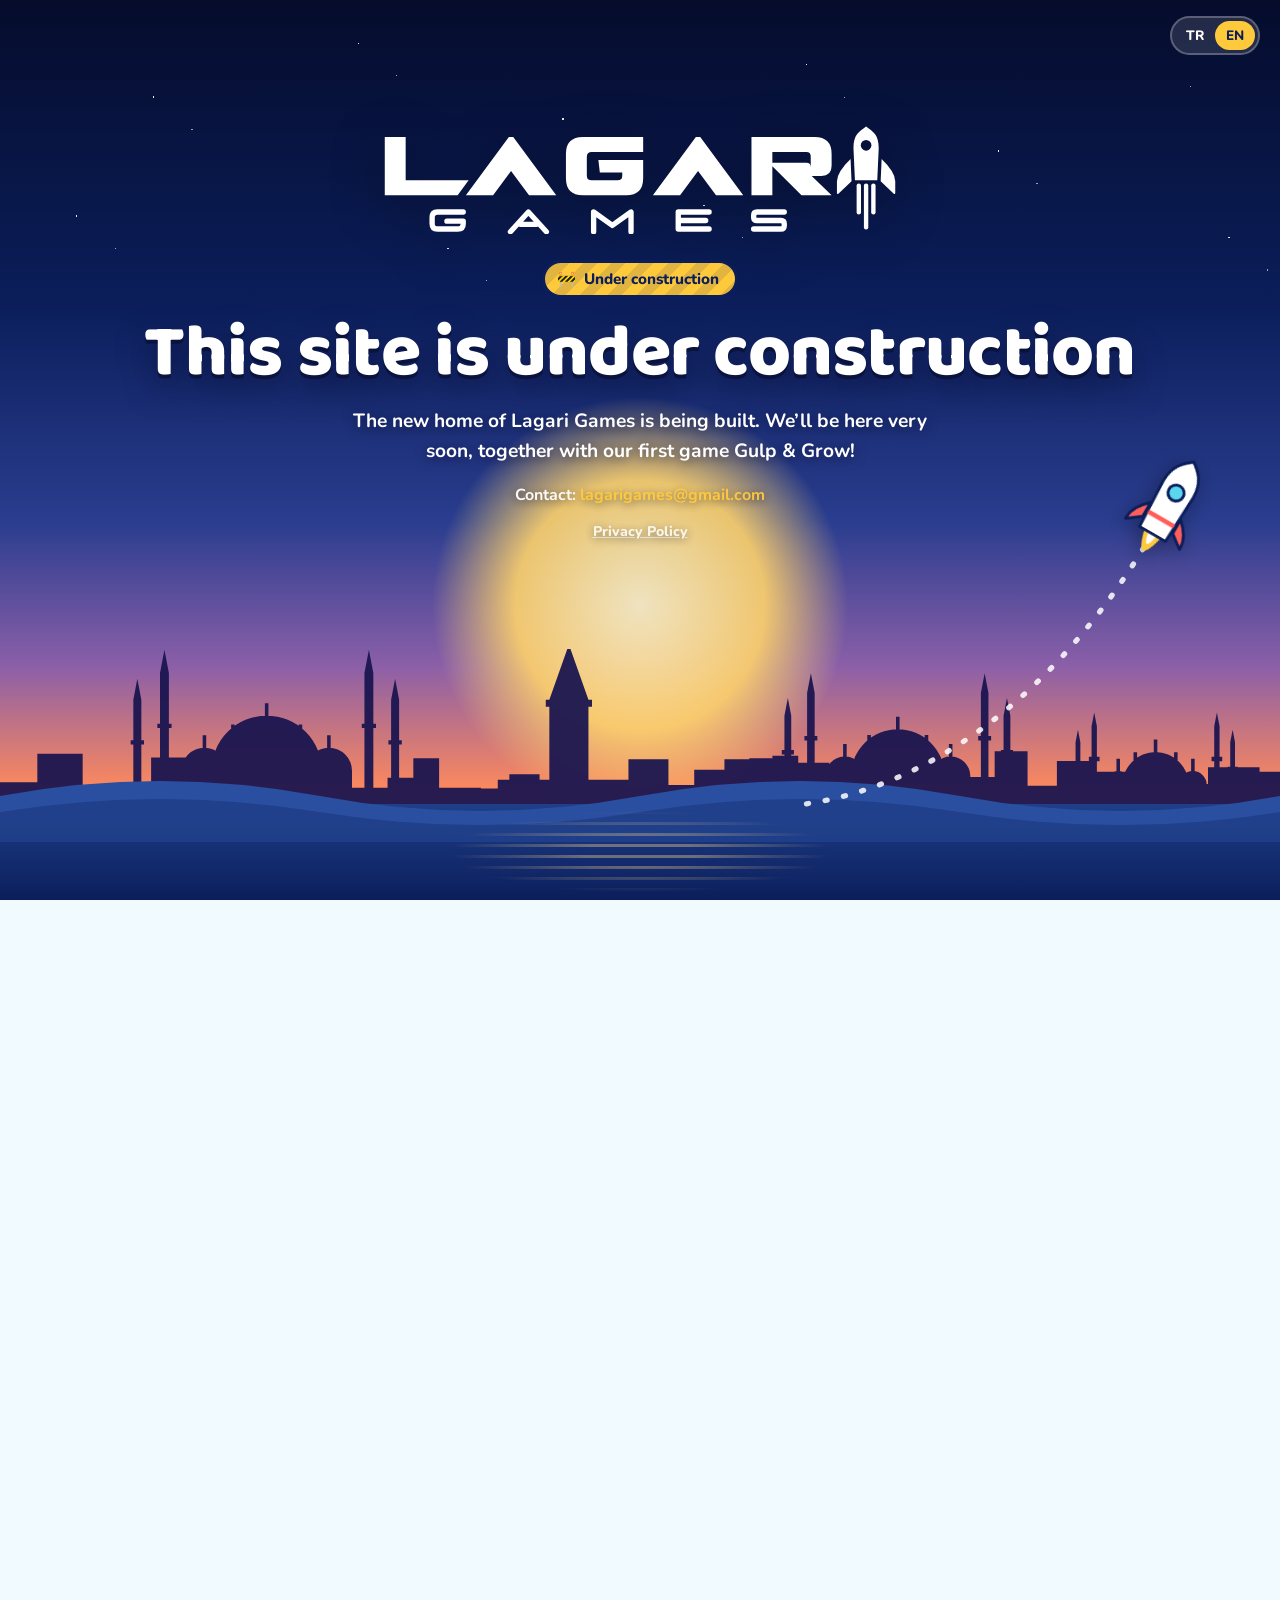
<file: index.html>
<!DOCTYPE html>
<html lang="tr" data-lang="tr" class="no-js home" data-title-tr="Lagari Games – Bağımsız oyun stüdyosu" data-title-en="Lagari Games – Independent game studio" data-desc-tr="Lagari Games, telefon ve web için eğlenceli oyunlar yapan bağımsız bir oyun stüdyosu. İlk oyunumuz Yakala &amp; Yut!, birçok oyun modu olan bir deniz macerası." data-desc-en="Lagari Games is an independent studio making joyful games for phones and the web. Our first game: Gulp &amp; Grow!">
<head>
<meta charset="utf-8">
<meta name="viewport" content="width=device-width, initial-scale=1, viewport-fit=cover">
<title>Lagari Games – Bağımsız oyun stüdyosu</title>
<meta name="description" content="Lagari Games, telefon ve web için eğlenceli oyunlar yapan bağımsız bir oyun stüdyosu. İlk oyunumuz Yakala &amp; Yut!, birçok oyun modu olan bir deniz macerası.">
<meta name="theme-color" content="#0B1E5B">
<link rel="canonical" href="https://lagarigames.com/">
<meta property="og:type" content="website">
<meta property="og:site_name" content="Lagari Games">
<meta property="og:title" content="Lagari Games – Bağımsız oyun stüdyosu">
<meta property="og:description" content="Lagari Games, telefon ve web için eğlenceli oyunlar yapan bağımsız bir oyun stüdyosu. İlk oyunumuz Yakala &amp; Yut!, birçok oyun modu olan bir deniz macerası.">
<meta property="og:url" content="https://lagarigames.com/">
<meta property="og:image" content="https://lagarigames.com/og.png">
<meta name="twitter:card" content="summary_large_image">
<link rel="icon" type="image/png" sizes="32x32" href="favicon-32.png">
<link rel="icon" type="image/png" sizes="48x48" href="favicon-48.png">
<link rel="apple-touch-icon" href="apple-touch-icon.png">
<script>(function(){var l;try{l=localStorage.getItem('lagari_lang')}catch(e){}if(l!=='tr'&&l!=='en'){l=((navigator.language||'tr').toLowerCase().indexOf('tr')===0)?'tr':'en'}document.documentElement.setAttribute('data-lang',l);document.documentElement.setAttribute('lang',l)})();</script>
<link rel="preconnect" href="https://fonts.googleapis.com">
<link rel="preconnect" href="https://fonts.gstatic.com" crossorigin>
<link href="https://fonts.googleapis.com/css2?family=Baloo+2:wght@600;700;800&family=Nunito:wght@600;700;800&display=swap" rel="stylesheet">
<link rel="stylesheet" href="site.css">
</head>
<body>
<header class="nav">
  <div class="wrap">
    <a class="brand" href="./" aria-label="Lagari Games"><img src="logo-white.svg" alt="Lagari Games" width="220" height="47"></a>
    <button class="burger" aria-label="Menü" aria-expanded="false"><span></span><span></span><span></span></button>
    <ul class="menu">
      <li><a href="#oyunlar"><span data-l="tr">Oyunlar</span><span data-l="en">Games</span></a></li>
      <li><a href="yakala-yut.html"><span data-l="tr">Yakala &amp; Yut!</span><span data-l="en">Gulp &amp; Grow!</span></a></li>
      <li><a href="#hikaye"><span data-l="tr">Hikâyemiz</span><span data-l="en">Our story</span></a></li>
      <li><a href="#iletisim"><span data-l="tr">İletişim</span><span data-l="en">Contact</span></a></li>
      <li class="lang" role="group" aria-label="Dil / Language"><button type="button" data-set="tr">TR</button><button type="button" data-set="en">EN</button></li>
    </ul>
  </div>
</header>
<main>
<section class="hero" id="top">
  <div class="stars"></div><div class="stars b"></div>
  <div class="hero-inner">
    <h1 class="sr">Lagari Games</h1>
    <img class="hero-logo" src="logo-white.svg" alt="Lagari Games" width="640" height="138">
    <p class="h-md" style="margin:26px 0 10px;font-family:var(--font-h);font-size:clamp(1.7rem,4.2vw,3rem);animation:rise .9s .12s cubic-bezier(.2,.8,.2,1) both"><span data-l="tr">Cesur fikirler, <em style="font-style:normal;color:var(--sun)">eğlenceli</em> oyunlar.</span><span data-l="en">Bold ideas, <em style="font-style:normal;color:var(--sun)">joyful</em> games.</span></p>
    <p class="lead"><span data-l="tr">Telefonda ve tarayıcıda oynanan, başlaması kolay, bırakması zor oyunlar yapan bağımsız bir stüdyoyuz.</span><span data-l="en">We are an independent studio making easy-to-start, hard-to-put-down games for phones and the web.</span></p>
    <div class="ctas">
      <a class="btn" href="#oyunlar"><span data-l="tr">Oyunlarımızı keşfet</span><span data-l="en">Explore our games</span></a>
      <a class="btn ghost" href="mailto:lagarigames@gmail.com"><svg viewBox="0 0 24 24" aria-hidden="true"><rect fill="none" stroke="#fff" stroke-width="2.6" stroke-linecap="round" stroke-linejoin="round" x="3" y="5" width="18" height="14" rx="3"/><path fill="none" stroke="#fff" stroke-width="2.6" stroke-linecap="round" stroke-linejoin="round" d="M4 7l8 6 8-6"/></svg><span data-l="tr">Bize yaz</span><span data-l="en">Say hello</span></a>
    </div>
  </div>
  <div class="scene" aria-hidden="true">
    <div class="sun"></div>
    <svg class="skyline" viewBox="0 0 1440 240" preserveAspectRatio="xMidYMax slice"><path d="M0 240V213H46V240ZM42 240V181H93V240ZM89 240V218H118V240ZM114 240V216H174V240ZM170 240V185H219V240ZM215 240V190H244V240ZM240 240V220H279V240ZM275 240V195H306V240ZM302 240V218H354V240ZM350 240V217H391V240ZM387 240V219H440V240ZM436 240V208H469V240ZM465 240V186H494V240ZM490 240V219H541V240ZM537 240V220H577V240ZM573 240V204H607V240ZM603 240V213H655V240ZM651 240V215H711V240ZM707 240V187H752V240ZM748 240V216H785V240ZM781 240V199H819V240ZM815 240V187H847V240ZM843 240V186H873V240ZM869 240V183H898V240ZM894 240V191H933V240ZM929 240V195H989V240ZM985 240V193H1031V240ZM1027 240V199H1082V240ZM1078 240V207H1123V240ZM1119 240V178H1156V240ZM1152 240V217H1193V240ZM1189 240V189H1234V240ZM1230 240V201H1287V240ZM1283 240V204H1337V240ZM1333 240V215H1363V240ZM1359 240V196H1417V240ZM1413 240V201H1449V240ZM210.0 240V200.0H390.0V240ZM238.0 200.0A62.0 62.0 0 0 1 362.0 200.0V240H238.0ZM298 124.0h4v16h-4ZM204.0 200.0A26.0 26.0 0 0 1 256.0 200.0V240H204.0ZM228.0 160.0h4v16h-4ZM344.0 200.0A26.0 26.0 0 0 1 396.0 200.0V240H344.0ZM368.0 160.0h4v16h-4ZM242.0 182.0A20.0 20.0 0 0 1 282.0 182.0V240H242.0ZM260.0 148.0h4v16h-4ZM318.0 182.0A20.0 20.0 0 0 1 358.0 182.0V240H318.0ZM336.0 148.0h4v16h-4ZM180.0 240V90.0l5.0 -26.0l5.0 26.0V240ZM177.0 147.0h16.0v5h-16.0ZM410.0 240V90.0l5.0 -26.0l5.0 26.0V240ZM407.0 147.0h16.0v5h-16.0ZM150.0 240V120.0l4.5 -23.400000000000002l4.5 23.400000000000002V240ZM147.0 165.6h15.0v5h-15.0ZM440.0 240V120.0l4.5 -23.400000000000002l4.5 23.400000000000002V240ZM437.0 165.6h15.0v5h-15.0ZM933.5 240V206.0H1086.5V240ZM957.3 206.0A52.699999999999996 52.699999999999996 0 0 1 1062.7 206.0V240H957.3ZM1008 139.3h4v16h-4ZM928.4 206.0A22.099999999999998 22.099999999999998 0 0 1 972.6 206.0V240H928.4ZM948.5 169.9h4v16h-4ZM1047.4 206.0A22.099999999999998 22.099999999999998 0 0 1 1091.6 206.0V240H1047.4ZM1067.5 169.9h4v16h-4ZM960.7 190.7A17.0 17.0 0 0 1 994.7 190.7V240H960.7ZM975.7 159.7h4v16h-4ZM1025.3 190.7A17.0 17.0 0 0 1 1059.3 190.7V240H1025.3ZM1040.3 159.7h4v16h-4ZM908.0 240V112.5l4.25 -22.1l4.25 22.1V240ZM905.0 160.95h14.5v5h-14.5ZM1103.5 240V112.5l4.25 -22.1l4.25 22.1V240ZM1100.5 160.95h14.5v5h-14.5ZM882.5 240V138.0l3.8249999999999997 -19.89l3.8249999999999997 19.89V240ZM879.5 176.76h13.649999999999999v5h-13.649999999999999ZM1129.0 240V138.0l3.8249999999999997 -19.89l3.8249999999999997 19.89V240ZM1126.0 176.76h13.649999999999999v5h-13.649999999999999ZM618.0 240V120H662.0V240ZM614.0 120h52v8h-52ZM618.0 120L640 58L662.0 120ZM638.5 62v-16h3v16ZM1246.0 240V216.0H1354.0V240ZM1262.8 216.0A37.199999999999996 37.199999999999996 0 0 1 1337.2 216.0V240H1262.8ZM1298 164.8h4v16h-4ZM1242.4 216.0A15.6 15.6 0 0 1 1273.6 216.0V240H1242.4ZM1256.0 186.4h4v16h-4ZM1326.4 216.0A15.6 15.6 0 0 1 1357.6 216.0V240H1326.4ZM1340.0 186.4h4v16h-4ZM1265.2 205.2A12.0 12.0 0 0 1 1289.2 205.2V240H1265.2ZM1275.2 179.2h4v16h-4ZM1310.8 205.2A12.0 12.0 0 0 1 1334.8 205.2V240H1310.8ZM1320.8 179.2h4v16h-4ZM1228.0 240V150.0l3.0 -15.600000000000001l3.0 15.600000000000001V240ZM1225.0 184.2h12.0v5h-12.0ZM1366.0 240V150.0l3.0 -15.600000000000001l3.0 15.600000000000001V240ZM1363.0 184.2h12.0v5h-12.0ZM1210.0 240V168.0l2.6999999999999997 -14.04l2.6999999999999997 14.04V240ZM1207.0 195.36h11.399999999999999v5h-11.399999999999999ZM1384.0 240V168.0l2.6999999999999997 -14.04l2.6999999999999997 14.04V240ZM1381.0 195.36h11.399999999999999v5h-11.399999999999999ZM560 240V210H740V240ZM820 240V196H940V240Z"/></svg>
    <div class="flight">
      <svg class="trailsvg" viewBox="0 0 400 320"><path class="trail" d="M10 316 C120 300 250 220 350 40"/></svg>
      <svg class="rocket" viewBox="0 0 120 220" aria-hidden="true">
  <g class="flame"><path d="M44 150 Q60 215 76 150 Z" fill="#FFC93C"/><path d="M52 150 Q60 190 68 150 Z" fill="#fff"/></g>
  <path d="M30 104 Q4 128 6 150 L30 132 Z" fill="#FF5E5B" stroke="#0B1E5B" stroke-width="5" stroke-linejoin="round"/>
  <path d="M90 104 Q116 128 114 150 L90 132 Z" fill="#FF5E5B" stroke="#0B1E5B" stroke-width="5" stroke-linejoin="round"/>
  <path d="M34 150 L30 60 C30 30 46 16 60 6 C74 16 90 30 90 60 L86 150 Z" fill="#fff" stroke="#0B1E5B" stroke-width="5" stroke-linejoin="round"/>
  <path d="M34 120 h52" stroke="#FF5E5B" stroke-width="8"/>
  <circle cx="60" cy="68" r="14" fill="#5BD6F0" stroke="#0B1E5B" stroke-width="5"/>
</svg>
    </div>
    <div class="sea"></div>
    <div class="wave w1"></div><div class="wave w2"></div>
    <div class="glints"></div>
    <svg class="leap" viewBox="0 0 60 40"><path d="M14 20 L2 10 L4 30 Z" fill="#FF8A3D" stroke="#0B2545" stroke-width="3" stroke-linejoin="round"/><ellipse cx="32" cy="20" rx="20" ry="13" fill="#FFC93C" stroke="#0B2545" stroke-width="3"/><circle cx="42" cy="16" r="3" fill="#0B2545"/></svg>
  </div>
  <a class="scroll-cue" href="#oyunlar" aria-label="Aşağı kaydır"></a>
</section>

<section class="games" id="oyunlar">
  <svg class="divider" viewBox="0 0 1440 100" preserveAspectRatio="none" style="background:#0B1E5B" aria-hidden="true"><path d="M0 40 C180 90 360 0 540 30 C720 60 900 100 1080 50 C1260 0 1350 30 1440 40 V100 H0 Z" fill="#F1FAFF"/></svg>
  <div class="section" style="padding-top:clamp(40px,6vw,80px)">
  <div class="wrap">
    <div class="center reveal">
      <span class="eyebrow"><span data-l="tr">Oyunlarımız</span><span data-l="en">Our games</span></span>
      <h2 class="h-lg"><span data-l="tr">İlk oyunumuz denize açılıyor</span><span data-l="en">Our first game sets sail</span></h2>
      <p class="lead"><span data-l="tr">Tek oyun, koca bir deniz: hızlı maçlar, takım savaşları, her gün yeni mini oyunlar ve kendi akvaryumun.</span><span data-l="en">One game, a whole ocean: quick matches, team battles, a new mini-game every day and your own aquarium.</span></p>
    </div>
    <article class="feature reveal" style="margin-top:46px">
      <div class="copy">
        <div class="tags"><span class="tag hot"><span data-l="tr">Yakında</span><span data-l="en">Coming soon</span></span><span class="tag">Android</span><span class="tag">Web</span><span class="tag"><span data-l="tr">Ücretsiz</span><span data-l="en">Free</span></span></div>
        <h3 class="game-title"><span data-l="tr">Yakala <span class="amp">&amp;</span> Yut<span class="bang">!</span></span><span data-l="en">Gulp <span class="amp">&amp;</span> Grow<span class="bang">!</span></span></h3>
        <p><span data-l="tr">Denizde yakala, yut ve büyü; takımınla yarış, her gün farklı bir mini oyun oyna ve kendi akvaryumunu süsle. Bu sadece başlangıç: yeni oyun modları yolda!</span><span data-l="en">Catch, gulp and grow at sea; race with your team, play a different mini-game every day and decorate your own aquarium. And this is just the start: new game modes are on the way!</span></p>
        <div class="ctas">
          <a class="btn" href="yakala-yut.html"><span data-l="tr">Oyunu incele</span><span data-l="en">See the game</span></a>
          <span class="soon" aria-label="Yakında Google Play"><svg viewBox="0 0 24 24" aria-hidden="true"><path d="M4 2.8v18.4c0 .6.6 1 1.1.7l16-9.2c.5-.3.5-1 0-1.3l-16-9.2C4.6 1.9 4 2.2 4 2.8z" fill="#2EC4B6"/><path d="M4 2.8L14 12 4 21.2" fill="#FFC93C"/><path d="M14 12l3.2-3.2L5.1 2.1" fill="#5BD6F0"/><path d="M14 12l3.2 3.2-12.1 6.7" fill="#FF5E5B"/></svg><span><small><span data-l="tr">Yakında</span><span data-l="en">Coming soon on</span></small><b>Google Play</b></span></span>
        </div>
      </div>
      <div class="art">
        <div class="rays"></div>
        <div class="bubbles" data-n="14"></div>
        <svg class="chase" viewBox="0 0 680 400" aria-hidden="true">
  <g class="big">
    <path d="M446 214 L520 186 L512 258 Z" fill="#7a1440" stroke="#0B2545" stroke-width="7" stroke-linejoin="round"/>
    <path d="M462 210 l10 14 l8 -18 l10 14 l8 -20" fill="#fff" stroke="#0B2545" stroke-width="3" stroke-linejoin="round"/>
    <path d="M160 222 L74 150 Q100 222 74 298 Z" fill="#FF5E9A" stroke="#0B2545" stroke-width="7" stroke-linejoin="round"/>
    <path d="M272 132 Q296 62 368 92 Q346 110 350 128 Z" fill="#FF5E9A" stroke="#0B2545" stroke-width="7" stroke-linejoin="round"/>
    <path d="M152 222 C176 140 286 112 366 124 C430 134 480 166 506 198 L446 216 L500 250 C474 296 404 322 332 322 C240 322 176 292 152 222 Z" fill="#FF7EB6" stroke="#0B2545" stroke-width="7" stroke-linejoin="round"/>
    <path d="M200 262 C250 300 330 312 400 296 C440 288 470 272 488 256" fill="none" stroke="#FFD1E3" stroke-width="16" stroke-linecap="round" opacity=".9"/>
    <circle cx="250" cy="190" r="10" fill="#FFB3D2"/><circle cx="285" cy="165" r="7" fill="#FFB3D2"/><circle cx="222" cy="226" r="6" fill="#FFB3D2"/>
    <path d="M296 252 Q284 300 334 306 Q338 270 322 252 Z" fill="#FF5E9A" stroke="#0B2545" stroke-width="6" stroke-linejoin="round"/>
    <circle cx="428" cy="176" r="24" fill="#fff" stroke="#0B2545" stroke-width="6"/>
    <circle cx="438" cy="178" r="12" fill="#0B2545"/><circle cx="442" cy="173" r="4" fill="#fff"/>
    <path d="M404 146 L452 156" stroke="#0B2545" stroke-width="7" stroke-linecap="round"/>
    <ellipse cx="404" cy="224" rx="16" ry="9" fill="#FF4F8F" opacity=".55"/>
  </g>
  <g class="small">
    <path d="M552 170 L522 146 L526 196 Z" fill="#FF8A3D" stroke="#0B2545" stroke-width="6" stroke-linejoin="round"/>
    <ellipse cx="594" cy="170" rx="48" ry="32" fill="#FFC93C" stroke="#0B2545" stroke-width="6"/>
    <path d="M580 140 Q596 124 612 140" fill="#FF8A3D" stroke="#0B2545" stroke-width="5" stroke-linejoin="round"/>
    <circle cx="612" cy="160" r="13" fill="#fff" stroke="#0B2545" stroke-width="5"/>
    <circle cx="606" cy="161" r="6" fill="#0B2545"/>
    <circle cx="634" cy="180" r="5.5" fill="#0B2545"/>
    <path d="M576 130 q-6 -12 0 -18 q6 6 0 18 Z" fill="#9be7ff" stroke="#0B2545" stroke-width="3"/>
    <path d="M500 140 h-26 M494 170 h-34 M500 200 h-24" stroke="#fff" stroke-width="6" stroke-linecap="round" opacity=".8"/>
  </g>
  <g fill="none" stroke="#fff" stroke-width="4" opacity=".85">
    <circle cx="540" cy="250" r="9"/><circle cx="566" cy="230" r="6"/><circle cx="548" cy="214" r="4"/>
  </g>
</svg>
        <svg class="reef" viewBox="0 0 1200 140" preserveAspectRatio="none" aria-hidden="true">
  <path d="M90 140 C80 90 120 70 100 30 M118 140 C126 100 150 80 140 44 M1040 140 C1030 96 1070 76 1050 36 M1070 140 C1080 104 1100 90 1092 60" fill="none" stroke="#2EC4B6" stroke-width="10" stroke-linecap="round" opacity=".8"/>
  <path d="M250 140 V104 M250 116 l-18 -20 M250 110 l20 -26 M250 96 l-6 -22" stroke="#FF5E5B" stroke-width="10" stroke-linecap="round" fill="none"/>
  <path d="M880 140 V100 M880 114 l-22 -18 M880 106 l18 -28" stroke="#FFC93C" stroke-width="10" stroke-linecap="round" fill="none"/>
  <path d="M0 140 V112 Q60 92 120 108 T240 104 T380 112 T520 100 T660 110 T800 98 T940 108 T1080 100 T1200 110 V140 Z" fill="#0B2545"/>
</svg>
      </div>
    </article>
    <div class="more-soon">
      <div class="mystery reveal"><span class="mi">🚀</span><span data-l="tr">Yeni oyun yolda…</span><span data-l="en">New game on the way…</span></div>
      <div class="mystery reveal"><span class="mi">🎲</span><span data-l="tr">Fikir tahtasında</span><span data-l="en">On the idea board</span></div>
      <div class="mystery reveal"><span class="mi">?</span><span data-l="tr">Sürpriz</span><span data-l="en">Surprise</span></div>
    </div>
  </div>
  </div>
</section>

<section class="story" id="hikaye">
  <svg class="divider" viewBox="0 0 1440 100" preserveAspectRatio="none" style="background:#F1FAFF" aria-hidden="true"><path d="M0 40 C180 90 360 0 540 30 C720 60 900 100 1080 50 C1260 0 1350 30 1440 40 V100 H0 Z" fill="#FFF6E6"/></svg>
  <div class="section dots" style="padding-top:clamp(40px,6vw,80px)">
  <div class="wrap story-grid">
    <div class="reveal" style="position:relative">
      <div class="stamp"><span><b>1633</b><span data-l="tr">ilham</span><span data-l="en">inspired</span></span></div>
      <div class="plate"><svg viewBox="0 0 500 510" aria-hidden="true">
  <defs><linearGradient id="sky2" x1="0" y1="0" x2="0" y2="1"><stop offset="0" stop-color="#050c2c"/><stop offset=".6" stop-color="#1c2f7a"/><stop offset="1" stop-color="#6d4f9c"/></linearGradient></defs>
  <rect width="500" height="510" fill="url(#sky2)"/>
  <g fill="#fff"><circle cx="60" cy="60" r="2"/><circle cx="140" cy="30" r="1.5"/><circle cx="220" cy="80" r="2.2"/><circle cx="300" cy="40" r="1.4"/><circle cx="90" cy="150" r="1.6"/><circle cx="180" cy="190" r="1.3"/><circle cx="440" cy="200" r="1.8"/><circle cx="30" cy="250" r="1.4"/></g>
  <path d="M420 58 a40 40 0 1 0 30 70 a32 32 0 1 1 -30 -70z" fill="#FFE59A"/>
  <path d="M40 420 C120 330 220 230 380 120" fill="none" stroke="#FFC93C" stroke-width="6" stroke-linecap="round" stroke-dasharray="3 16"/>
  <g fill="#FFC93C"><path d="M150 330 l5 12 12 5 -12 5 -5 12 -5 -12 -12 -5 12 -5z"/><path d="M270 214 l4 9 9 4 -9 4 -4 9 -4 -9 -9 -4 9 -4z"/></g>
  <svg x="350" y="58" width="70" height="128" viewBox="0 0 120 220"><g transform="rotate(40 60 110)">
  <g class="flame"><path d="M44 150 Q60 215 76 150 Z" fill="#FFC93C"/><path d="M52 150 Q60 190 68 150 Z" fill="#fff"/></g>
  <path d="M30 104 Q4 128 6 150 L30 132 Z" fill="#FF5E5B" stroke="#0B1E5B" stroke-width="5" stroke-linejoin="round"/>
  <path d="M90 104 Q116 128 114 150 L90 132 Z" fill="#FF5E5B" stroke="#0B1E5B" stroke-width="5" stroke-linejoin="round"/>
  <path d="M34 150 L30 60 C30 30 46 16 60 6 C74 16 90 30 90 60 L86 150 Z" fill="#fff" stroke="#0B1E5B" stroke-width="5" stroke-linejoin="round"/>
  <path d="M34 120 h52" stroke="#FF5E5B" stroke-width="8"/>
  <circle cx="60" cy="68" r="14" fill="#5BD6F0" stroke="#0B1E5B" stroke-width="5"/>
</g></svg>
  <g transform="translate(0 330) scale(0.3472 0.55)"><path d="M0 240V213H46V240ZM42 240V181H93V240ZM89 240V218H118V240ZM114 240V216H174V240ZM170 240V185H219V240ZM215 240V190H244V240ZM240 240V220H279V240ZM275 240V195H306V240ZM302 240V218H354V240ZM350 240V217H391V240ZM387 240V219H440V240ZM436 240V208H469V240ZM465 240V186H494V240ZM490 240V219H541V240ZM537 240V220H577V240ZM573 240V204H607V240ZM603 240V213H655V240ZM651 240V215H711V240ZM707 240V187H752V240ZM748 240V216H785V240ZM781 240V199H819V240ZM815 240V187H847V240ZM843 240V186H873V240ZM869 240V183H898V240ZM894 240V191H933V240ZM929 240V195H989V240ZM985 240V193H1031V240ZM1027 240V199H1082V240ZM1078 240V207H1123V240ZM1119 240V178H1156V240ZM1152 240V217H1193V240ZM1189 240V189H1234V240ZM1230 240V201H1287V240ZM1283 240V204H1337V240ZM1333 240V215H1363V240ZM1359 240V196H1417V240ZM1413 240V201H1449V240ZM210.0 240V200.0H390.0V240ZM238.0 200.0A62.0 62.0 0 0 1 362.0 200.0V240H238.0ZM298 124.0h4v16h-4ZM204.0 200.0A26.0 26.0 0 0 1 256.0 200.0V240H204.0ZM228.0 160.0h4v16h-4ZM344.0 200.0A26.0 26.0 0 0 1 396.0 200.0V240H344.0ZM368.0 160.0h4v16h-4ZM242.0 182.0A20.0 20.0 0 0 1 282.0 182.0V240H242.0ZM260.0 148.0h4v16h-4ZM318.0 182.0A20.0 20.0 0 0 1 358.0 182.0V240H318.0ZM336.0 148.0h4v16h-4ZM180.0 240V90.0l5.0 -26.0l5.0 26.0V240ZM177.0 147.0h16.0v5h-16.0ZM410.0 240V90.0l5.0 -26.0l5.0 26.0V240ZM407.0 147.0h16.0v5h-16.0ZM150.0 240V120.0l4.5 -23.400000000000002l4.5 23.400000000000002V240ZM147.0 165.6h15.0v5h-15.0ZM440.0 240V120.0l4.5 -23.400000000000002l4.5 23.400000000000002V240ZM437.0 165.6h15.0v5h-15.0ZM933.5 240V206.0H1086.5V240ZM957.3 206.0A52.699999999999996 52.699999999999996 0 0 1 1062.7 206.0V240H957.3ZM1008 139.3h4v16h-4ZM928.4 206.0A22.099999999999998 22.099999999999998 0 0 1 972.6 206.0V240H928.4ZM948.5 169.9h4v16h-4ZM1047.4 206.0A22.099999999999998 22.099999999999998 0 0 1 1091.6 206.0V240H1047.4ZM1067.5 169.9h4v16h-4ZM960.7 190.7A17.0 17.0 0 0 1 994.7 190.7V240H960.7ZM975.7 159.7h4v16h-4ZM1025.3 190.7A17.0 17.0 0 0 1 1059.3 190.7V240H1025.3ZM1040.3 159.7h4v16h-4ZM908.0 240V112.5l4.25 -22.1l4.25 22.1V240ZM905.0 160.95h14.5v5h-14.5ZM1103.5 240V112.5l4.25 -22.1l4.25 22.1V240ZM1100.5 160.95h14.5v5h-14.5ZM882.5 240V138.0l3.8249999999999997 -19.89l3.8249999999999997 19.89V240ZM879.5 176.76h13.649999999999999v5h-13.649999999999999ZM1129.0 240V138.0l3.8249999999999997 -19.89l3.8249999999999997 19.89V240ZM1126.0 176.76h13.649999999999999v5h-13.649999999999999ZM618.0 240V120H662.0V240ZM614.0 120h52v8h-52ZM618.0 120L640 58L662.0 120ZM638.5 62v-16h3v16ZM1246.0 240V216.0H1354.0V240ZM1262.8 216.0A37.199999999999996 37.199999999999996 0 0 1 1337.2 216.0V240H1262.8ZM1298 164.8h4v16h-4ZM1242.4 216.0A15.6 15.6 0 0 1 1273.6 216.0V240H1242.4ZM1256.0 186.4h4v16h-4ZM1326.4 216.0A15.6 15.6 0 0 1 1357.6 216.0V240H1326.4ZM1340.0 186.4h4v16h-4ZM1265.2 205.2A12.0 12.0 0 0 1 1289.2 205.2V240H1265.2ZM1275.2 179.2h4v16h-4ZM1310.8 205.2A12.0 12.0 0 0 1 1334.8 205.2V240H1310.8ZM1320.8 179.2h4v16h-4ZM1228.0 240V150.0l3.0 -15.600000000000001l3.0 15.600000000000001V240ZM1225.0 184.2h12.0v5h-12.0ZM1366.0 240V150.0l3.0 -15.600000000000001l3.0 15.600000000000001V240ZM1363.0 184.2h12.0v5h-12.0ZM1210.0 240V168.0l2.6999999999999997 -14.04l2.6999999999999997 14.04V240ZM1207.0 195.36h11.399999999999999v5h-11.399999999999999ZM1384.0 240V168.0l2.6999999999999997 -14.04l2.6999999999999997 14.04V240ZM1381.0 195.36h11.399999999999999v5h-11.399999999999999ZM560 240V210H740V240ZM820 240V196H940V240Z" fill="#0f0d3d"/></g>
  <rect y="460" width="500" height="50" fill="#0B1E5B"/>
  <path d="M0 462 Q40 452 80 462 T160 462 T240 462 T320 462 T400 462 T480 462 T560 462" fill="none" stroke="#2a4fa0" stroke-width="5"/>
  <path d="M120 486 h60 M260 494 h80 M400 482 h50" stroke="#FFC074" stroke-width="4" stroke-linecap="round" opacity=".6"/>
</svg></div>
    </div>
    <div class="reveal">
      <span class="eyebrow"><span data-l="tr">Hikâyemiz</span><span data-l="en">Our story</span></span>
      <h2 class="h-lg"><span data-l="tr">Adımız 1633’ten geliyor</span><span data-l="en">Our name comes from 1633</span></h2>
      <p class="lead"><span data-l="tr">Evliya Çelebi’nin anlattığına göre Lagâri Hasan Çelebi, 1633’te İstanbul’da barutla çalışan bir roketle göğe yükseldi ve denize sağ salim indi.</span><span data-l="en">According to the traveller Evliya Çelebi, in 1633 Lagâri Hasan Çelebi rose into the Istanbul sky on a gunpowder rocket and landed safely in the sea.</span></p>
      <p><span data-l="tr">Bu cesur deneme bize ilham veriyor: yeni şeyler denemekten korkmamak. Lagari Games bu ruhla kuruldu. Oyunlarımızı küçük bir ekiple, her ayrıntısına özen göstererek yapıyoruz: kolay öğrenilen, kısa molalarda bile keyif veren ve herkesin gönül rahatlığıyla oynayabileceği oyunlar.</span><span data-l="en">That brave attempt inspires us: never be afraid to try something new. Lagari Games was founded in that spirit. We make our games as a small team, with care in every detail: easy to learn, fun even in short breaks, and safe for everyone to enjoy.</span></p>
      <blockquote><span data-l="tr">“Denemeden uçulmaz.” Logomuzdaki roket de buradan geliyor.</span><span data-l="en">“You can’t fly without trying.” That’s where the rocket in our logo comes from.</span></blockquote>
    </div>
  </div>
  </div>
</section>

<section class="values">
  <svg class="divider" viewBox="0 0 1440 100" preserveAspectRatio="none" style="background:#FFF6E6" aria-hidden="true"><path d="M0 40 C180 90 360 0 540 30 C720 60 900 100 1080 50 C1260 0 1350 30 1440 40 V100 H0 Z" fill="#F1FAFF"/></svg>
  <div class="section" style="padding-top:clamp(40px,6vw,80px)">
  <div class="wrap">
    <div class="center reveal">
      <span class="eyebrow"><span data-l="tr">Nasıl çalışıyoruz</span><span data-l="en">How we work</span></span>
      <h2 class="h-lg"><span data-l="tr">Oyun yaparken üç kuralımız var</span><span data-l="en">Three rules we make games by</span></h2>
    </div>
    <div class="cards">
      <div class="card reveal"><div class="ico" style="background:var(--sun)"><svg viewBox="0 0 24 24" aria-hidden="true"><path fill="none" stroke="#0B2545" stroke-width="2.6" stroke-linecap="round" stroke-linejoin="round" d="M12 3v4M12 17v4M3 12h4M17 12h4M6 6l2.5 2.5M15.5 15.5L18 18M18 6l-2.5 2.5M8.5 15.5L6 18"/><circle cx="12" cy="12" r="2.4" fill="#0B2545"/></svg></div><h3><span data-l="tr">Önce eğlence</span><span data-l="en">Fun comes first</span></h3><p><span data-l="tr">Her oyun birkaç saniyede anlaşılır, ilk dakikadan keyif verir. Kurallar basit, ustalaşmak zevkli.</span><span data-l="en">Every game makes sense in seconds and is fun from the first minute. Simple rules, satisfying mastery.</span></p></div>
      <div class="card reveal"><div class="ico" style="background:var(--lagoon)"><svg viewBox="0 0 24 24" aria-hidden="true"><path fill="none" stroke="#0B2545" stroke-width="2.6" stroke-linecap="round" stroke-linejoin="round" d="M12 3l7 3v5c0 5-3.4 8.4-7 10-3.6-1.6-7-5-7-10V6z"/><path fill="none" stroke="#0B2545" stroke-width="2.6" stroke-linecap="round" stroke-linejoin="round" d="M9 12l2 2 4-4"/></svg></div><h3><span data-l="tr">Güvenli ve adil</span><span data-l="en">Safe and fair</span></h3><p><span data-l="tr">Serbest sohbet yok, hesap açmak zorunlu değil. Oyunlarımızda reklam izlemek her zaman senin seçimin.</span><span data-l="en">No free chat and no account required. In our games, watching an ad is always your choice.</span></p></div>
      <div class="card reveal"><div class="ico" style="background:var(--pink)"><svg viewBox="0 0 24 24" aria-hidden="true"><path fill="none" stroke="#0B2545" stroke-width="2.6" stroke-linecap="round" stroke-linejoin="round" d="M12 20s-7-4.4-7-10a4 4 0 0 1 7-2.6A4 4 0 0 1 19 10c0 5.6-7 10-7 10z"/></svg></div><h3><span data-l="tr">Özenle el yapımı</span><span data-l="en">Handmade with care</span></h3><p><span data-l="tr">Karakterlerimiz elle çiziliyor, müziklerimiz kodla besteleniyor. Her ayrıntıda emeğimiz var.</span><span data-l="en">Our characters are hand-drawn and our music is composed in code. There is care in every detail.</span></p></div>
    </div>
  </div>
  </div>
</section>

<div class="marquee" aria-hidden="true"><div><span data-l="tr">YAKALA ★ YUT ★ TAKIM SAVAŞI ★ ARKADAŞ ODASI ★ GÜNLÜK MİNİ OYUNLAR ★ AKVARYUM ★ KOSTÜMLER ★ YENİ MODLAR YOLDA ★ YAKALA ★ YUT ★</span><span data-l="en">GULP ★ GROW ★ TEAM BATTLES ★ FRIENDS ROOMS ★ DAILY MINI-GAMES ★ AQUARIUM ★ COSTUMES ★ NEW MODES COMING ★ GULP ★ GROW ★</span></div></div>

<section class="contact section" id="iletisim">
  <div class="bubbles" data-n="12"></div>
  <div class="wrap">
    <div class="contact-box reveal">
      <span class="eyebrow" style="color:var(--sun)"><span data-l="tr">İletişim</span><span data-l="en">Contact</span></span>
      <h2 class="h-lg"><span data-l="tr">Bir fikrin mi var? Selam ver!</span><span data-l="en">Got an idea? Say hello!</span></h2>
      <p class="lead" style="margin:0 auto 14px"><span data-l="tr">Görüş, öneri, hata bildirimi ya da iş birliği için bize yaz. Her mesajı okuyoruz.</span><span data-l="en">Write to us with feedback, ideas, bug reports or partnership requests. We read every message.</span></p>
      <a class="mail" href="mailto:lagarigames@gmail.com">lagarigames@gmail.com</a><br>
      <a class="btn coral" href="mailto:lagarigames@gmail.com"><svg viewBox="0 0 24 24" aria-hidden="true"><rect fill="none" stroke="#fff" stroke-width="2.6" stroke-linecap="round" stroke-linejoin="round" x="3" y="5" width="18" height="14" rx="3"/><path fill="none" stroke="#fff" stroke-width="2.6" stroke-linecap="round" stroke-linejoin="round" d="M4 7l8 6 8-6"/></svg><span data-l="tr">E-posta gönder</span><span data-l="en">Send an e-mail</span></a>
      <div class="socials"><span class="chip">📣 <span data-l="tr">Sosyal medya hesaplarımız çok yakında</span><span data-l="en">Social media accounts coming soon</span></span></div>
    </div>
  </div>
</section>
</main>
<footer class="foot">
  <div class="wrap">
    <div>
      <img src="logo-white.svg" alt="Lagari Games" width="216" height="46">
      <p><span data-l="tr">Bağımsız oyun stüdyosu. Küçük ekip, büyük merak.</span><span data-l="en">Independent game studio. Small team, big curiosity.</span></p>
    </div>
    <div>
      <h4><span data-l="tr">Keşfet</span><span data-l="en">Explore</span></h4>
      <ul>
        <li><a href="./#oyunlar"><span data-l="tr">Oyunlar</span><span data-l="en">Games</span></a></li>
        <li><a href="yakala-yut.html"><span data-l="tr">Yakala &amp; Yut!</span><span data-l="en">Gulp &amp; Grow!</span></a></li>
        <li><a href="./#hikaye"><span data-l="tr">Hikâyemiz</span><span data-l="en">Our story</span></a></li>
      </ul>
    </div>
    <div>
      <h4><span data-l="tr">Destek</span><span data-l="en">Support</span></h4>
      <ul>
        <li><a href="mailto:lagarigames@gmail.com">lagarigames@gmail.com</a></li>
        <li><a href="privacy.html"><span data-l="tr">Gizlilik Politikası</span><span data-l="en">Privacy Policy</span></a></li>
      </ul>
    </div>
    <div class="copy">
      <span>© <span data-year>2026</span> Lagari Games</span>
      <span><span data-l="tr">Denizden göğe, sevgiyle yapıldı.</span><span data-l="en">Made with love, from sea to sky.</span></span>
    </div>
  </div>
</footer>
<div class="uc" role="dialog" aria-modal="true" aria-labelledby="uc-title">
  <div class="stars"></div><div class="stars b"></div>
  <div class="uc-top"><div class="lang" role="group" aria-label="Dil / Language"><button type="button" data-set="tr">TR</button><button type="button" data-set="en">EN</button></div></div>
  <div class="uc-inner">
    <img class="uc-logo" src="logo-white.svg" alt="Lagari Games" width="560" height="120">
    <div class="uc-badge"><span>🚧</span><span data-l="tr">Yapım aşamasında</span><span data-l="en">Under construction</span></div>
    <h1 id="uc-title" class="uc-title"><span data-l="tr">Site yapım aşamasındadır</span><span data-l="en">This site is under construction</span></h1>
    <p class="uc-lead"><span data-l="tr">Lagari Games’in yeni evi hazırlanıyor. İlk oyunumuz <b>Yakala &amp; Yut!</b> ile birlikte çok yakında burada olacağız.</span><span data-l="en">The new home of Lagari Games is being built. We’ll be here very soon, together with our first game <b>Gulp &amp; Grow!</b></span></p>
    <p class="uc-mail"><span data-l="tr">İletişim</span><span data-l="en">Contact</span>: <b>lagarigames@gmail.com</b></p>
    <a class="uc-privacy" href="privacy.html"><span data-l="tr">Gizlilik Politikası</span><span data-l="en">Privacy Policy</span></a>
  </div>
  <div class="scene" aria-hidden="true">
    <div class="sun"></div>
    <svg class="skyline" viewBox="0 0 1440 240" preserveAspectRatio="xMidYMax slice"><path d="M0 240V213H46V240ZM42 240V181H93V240ZM89 240V218H118V240ZM114 240V216H174V240ZM170 240V185H219V240ZM215 240V190H244V240ZM240 240V220H279V240ZM275 240V195H306V240ZM302 240V218H354V240ZM350 240V217H391V240ZM387 240V219H440V240ZM436 240V208H469V240ZM465 240V186H494V240ZM490 240V219H541V240ZM537 240V220H577V240ZM573 240V204H607V240ZM603 240V213H655V240ZM651 240V215H711V240ZM707 240V187H752V240ZM748 240V216H785V240ZM781 240V199H819V240ZM815 240V187H847V240ZM843 240V186H873V240ZM869 240V183H898V240ZM894 240V191H933V240ZM929 240V195H989V240ZM985 240V193H1031V240ZM1027 240V199H1082V240ZM1078 240V207H1123V240ZM1119 240V178H1156V240ZM1152 240V217H1193V240ZM1189 240V189H1234V240ZM1230 240V201H1287V240ZM1283 240V204H1337V240ZM1333 240V215H1363V240ZM1359 240V196H1417V240ZM1413 240V201H1449V240ZM210.0 240V200.0H390.0V240ZM238.0 200.0A62.0 62.0 0 0 1 362.0 200.0V240H238.0ZM298 124.0h4v16h-4ZM204.0 200.0A26.0 26.0 0 0 1 256.0 200.0V240H204.0ZM228.0 160.0h4v16h-4ZM344.0 200.0A26.0 26.0 0 0 1 396.0 200.0V240H344.0ZM368.0 160.0h4v16h-4ZM242.0 182.0A20.0 20.0 0 0 1 282.0 182.0V240H242.0ZM260.0 148.0h4v16h-4ZM318.0 182.0A20.0 20.0 0 0 1 358.0 182.0V240H318.0ZM336.0 148.0h4v16h-4ZM180.0 240V90.0l5.0 -26.0l5.0 26.0V240ZM177.0 147.0h16.0v5h-16.0ZM410.0 240V90.0l5.0 -26.0l5.0 26.0V240ZM407.0 147.0h16.0v5h-16.0ZM150.0 240V120.0l4.5 -23.400000000000002l4.5 23.400000000000002V240ZM147.0 165.6h15.0v5h-15.0ZM440.0 240V120.0l4.5 -23.400000000000002l4.5 23.400000000000002V240ZM437.0 165.6h15.0v5h-15.0ZM933.5 240V206.0H1086.5V240ZM957.3 206.0A52.699999999999996 52.699999999999996 0 0 1 1062.7 206.0V240H957.3ZM1008 139.3h4v16h-4ZM928.4 206.0A22.099999999999998 22.099999999999998 0 0 1 972.6 206.0V240H928.4ZM948.5 169.9h4v16h-4ZM1047.4 206.0A22.099999999999998 22.099999999999998 0 0 1 1091.6 206.0V240H1047.4ZM1067.5 169.9h4v16h-4ZM960.7 190.7A17.0 17.0 0 0 1 994.7 190.7V240H960.7ZM975.7 159.7h4v16h-4ZM1025.3 190.7A17.0 17.0 0 0 1 1059.3 190.7V240H1025.3ZM1040.3 159.7h4v16h-4ZM908.0 240V112.5l4.25 -22.1l4.25 22.1V240ZM905.0 160.95h14.5v5h-14.5ZM1103.5 240V112.5l4.25 -22.1l4.25 22.1V240ZM1100.5 160.95h14.5v5h-14.5ZM882.5 240V138.0l3.8249999999999997 -19.89l3.8249999999999997 19.89V240ZM879.5 176.76h13.649999999999999v5h-13.649999999999999ZM1129.0 240V138.0l3.8249999999999997 -19.89l3.8249999999999997 19.89V240ZM1126.0 176.76h13.649999999999999v5h-13.649999999999999ZM618.0 240V120H662.0V240ZM614.0 120h52v8h-52ZM618.0 120L640 58L662.0 120ZM638.5 62v-16h3v16ZM1246.0 240V216.0H1354.0V240ZM1262.8 216.0A37.199999999999996 37.199999999999996 0 0 1 1337.2 216.0V240H1262.8ZM1298 164.8h4v16h-4ZM1242.4 216.0A15.6 15.6 0 0 1 1273.6 216.0V240H1242.4ZM1256.0 186.4h4v16h-4ZM1326.4 216.0A15.6 15.6 0 0 1 1357.6 216.0V240H1326.4ZM1340.0 186.4h4v16h-4ZM1265.2 205.2A12.0 12.0 0 0 1 1289.2 205.2V240H1265.2ZM1275.2 179.2h4v16h-4ZM1310.8 205.2A12.0 12.0 0 0 1 1334.8 205.2V240H1310.8ZM1320.8 179.2h4v16h-4ZM1228.0 240V150.0l3.0 -15.600000000000001l3.0 15.600000000000001V240ZM1225.0 184.2h12.0v5h-12.0ZM1366.0 240V150.0l3.0 -15.600000000000001l3.0 15.600000000000001V240ZM1363.0 184.2h12.0v5h-12.0ZM1210.0 240V168.0l2.6999999999999997 -14.04l2.6999999999999997 14.04V240ZM1207.0 195.36h11.399999999999999v5h-11.399999999999999ZM1384.0 240V168.0l2.6999999999999997 -14.04l2.6999999999999997 14.04V240ZM1381.0 195.36h11.399999999999999v5h-11.399999999999999ZM560 240V210H740V240ZM820 240V196H940V240Z"/></svg>
    <div class="flight">
      <svg class="trailsvg" viewBox="0 0 400 320"><path class="trail" d="M10 316 C120 300 250 220 350 40"/></svg>
      <svg class="rocket" viewBox="0 0 120 220" aria-hidden="true">
  <g class="flame"><path d="M44 150 Q60 215 76 150 Z" fill="#FFC93C"/><path d="M52 150 Q60 190 68 150 Z" fill="#fff"/></g>
  <path d="M30 104 Q4 128 6 150 L30 132 Z" fill="#FF5E5B" stroke="#0B1E5B" stroke-width="5" stroke-linejoin="round"/>
  <path d="M90 104 Q116 128 114 150 L90 132 Z" fill="#FF5E5B" stroke="#0B1E5B" stroke-width="5" stroke-linejoin="round"/>
  <path d="M34 150 L30 60 C30 30 46 16 60 6 C74 16 90 30 90 60 L86 150 Z" fill="#fff" stroke="#0B1E5B" stroke-width="5" stroke-linejoin="round"/>
  <path d="M34 120 h52" stroke="#FF5E5B" stroke-width="8"/>
  <circle cx="60" cy="68" r="14" fill="#5BD6F0" stroke="#0B1E5B" stroke-width="5"/>
</svg>
    </div>
    <div class="sea"></div>
    <div class="wave w1"></div><div class="wave w2"></div>
    <div class="glints"></div>
  </div>
</div>
<script src="site.js" defer></script>
</body>
</html>
</file>
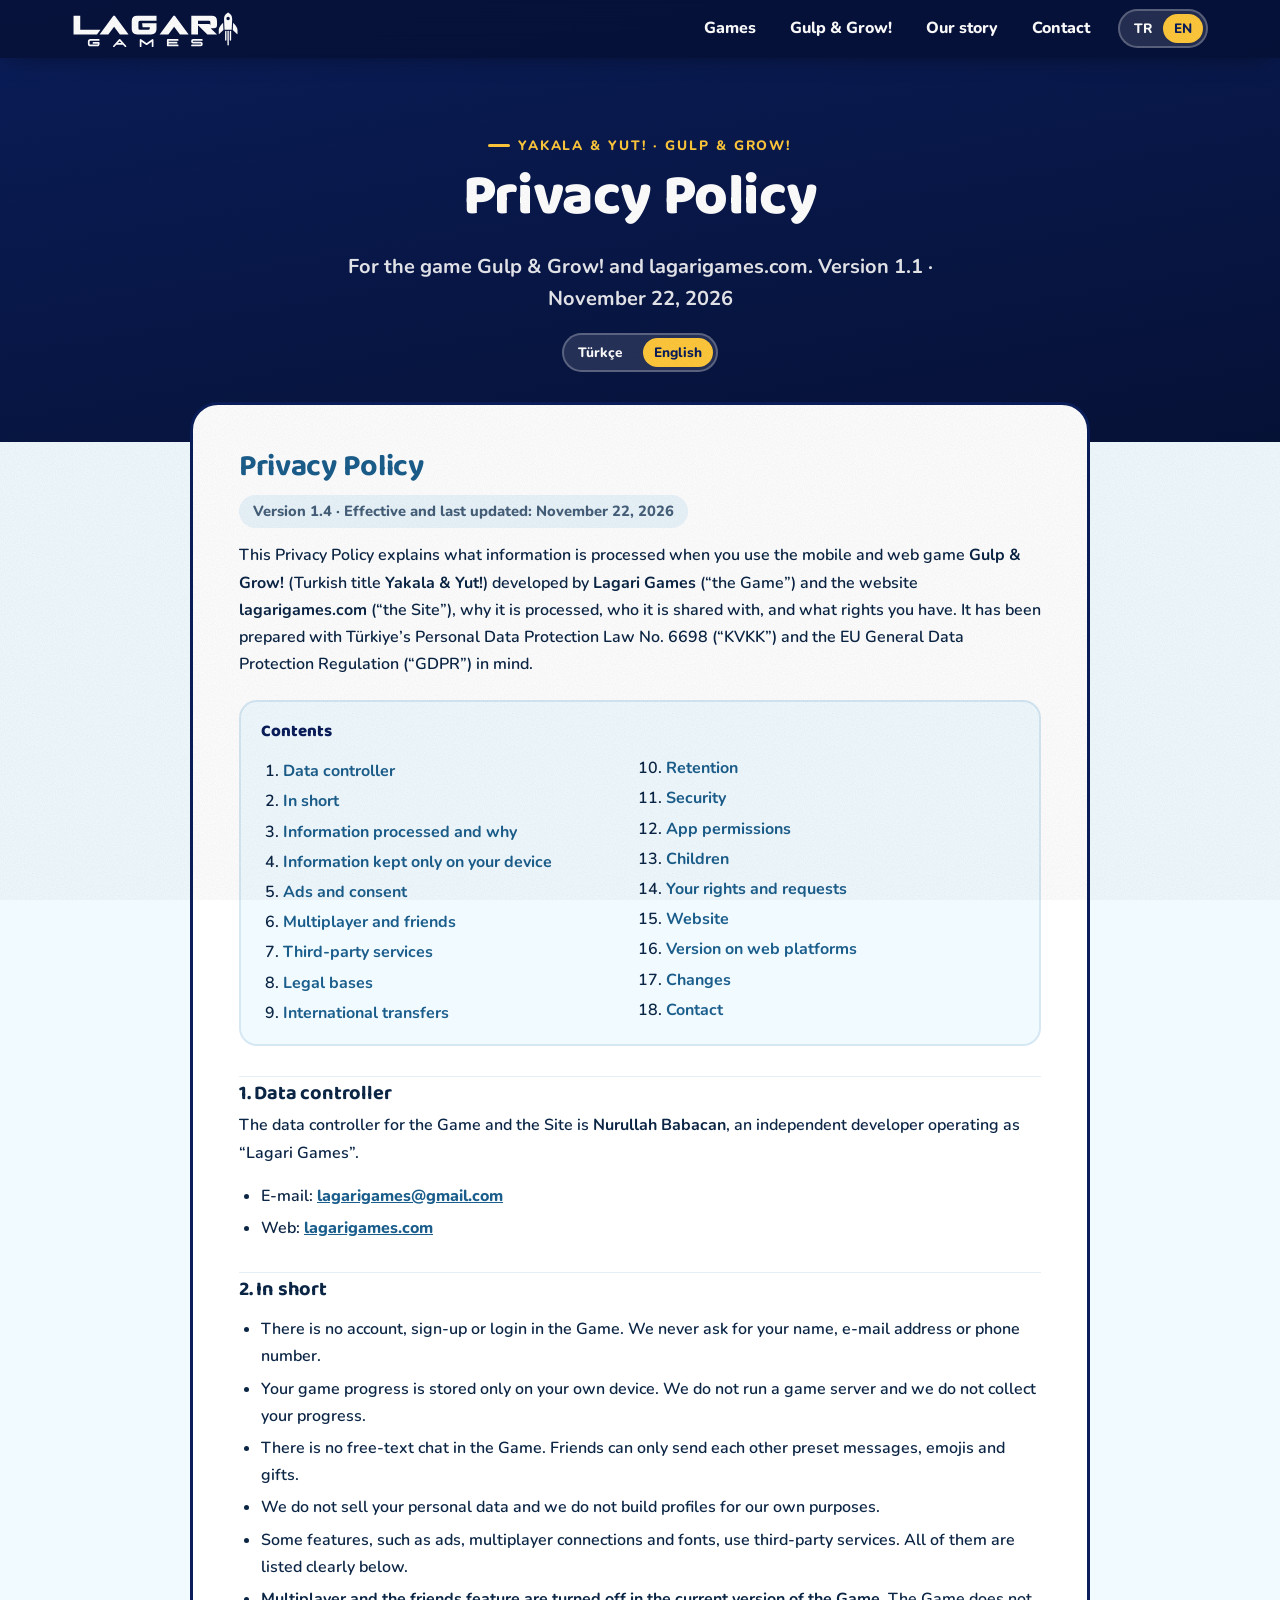
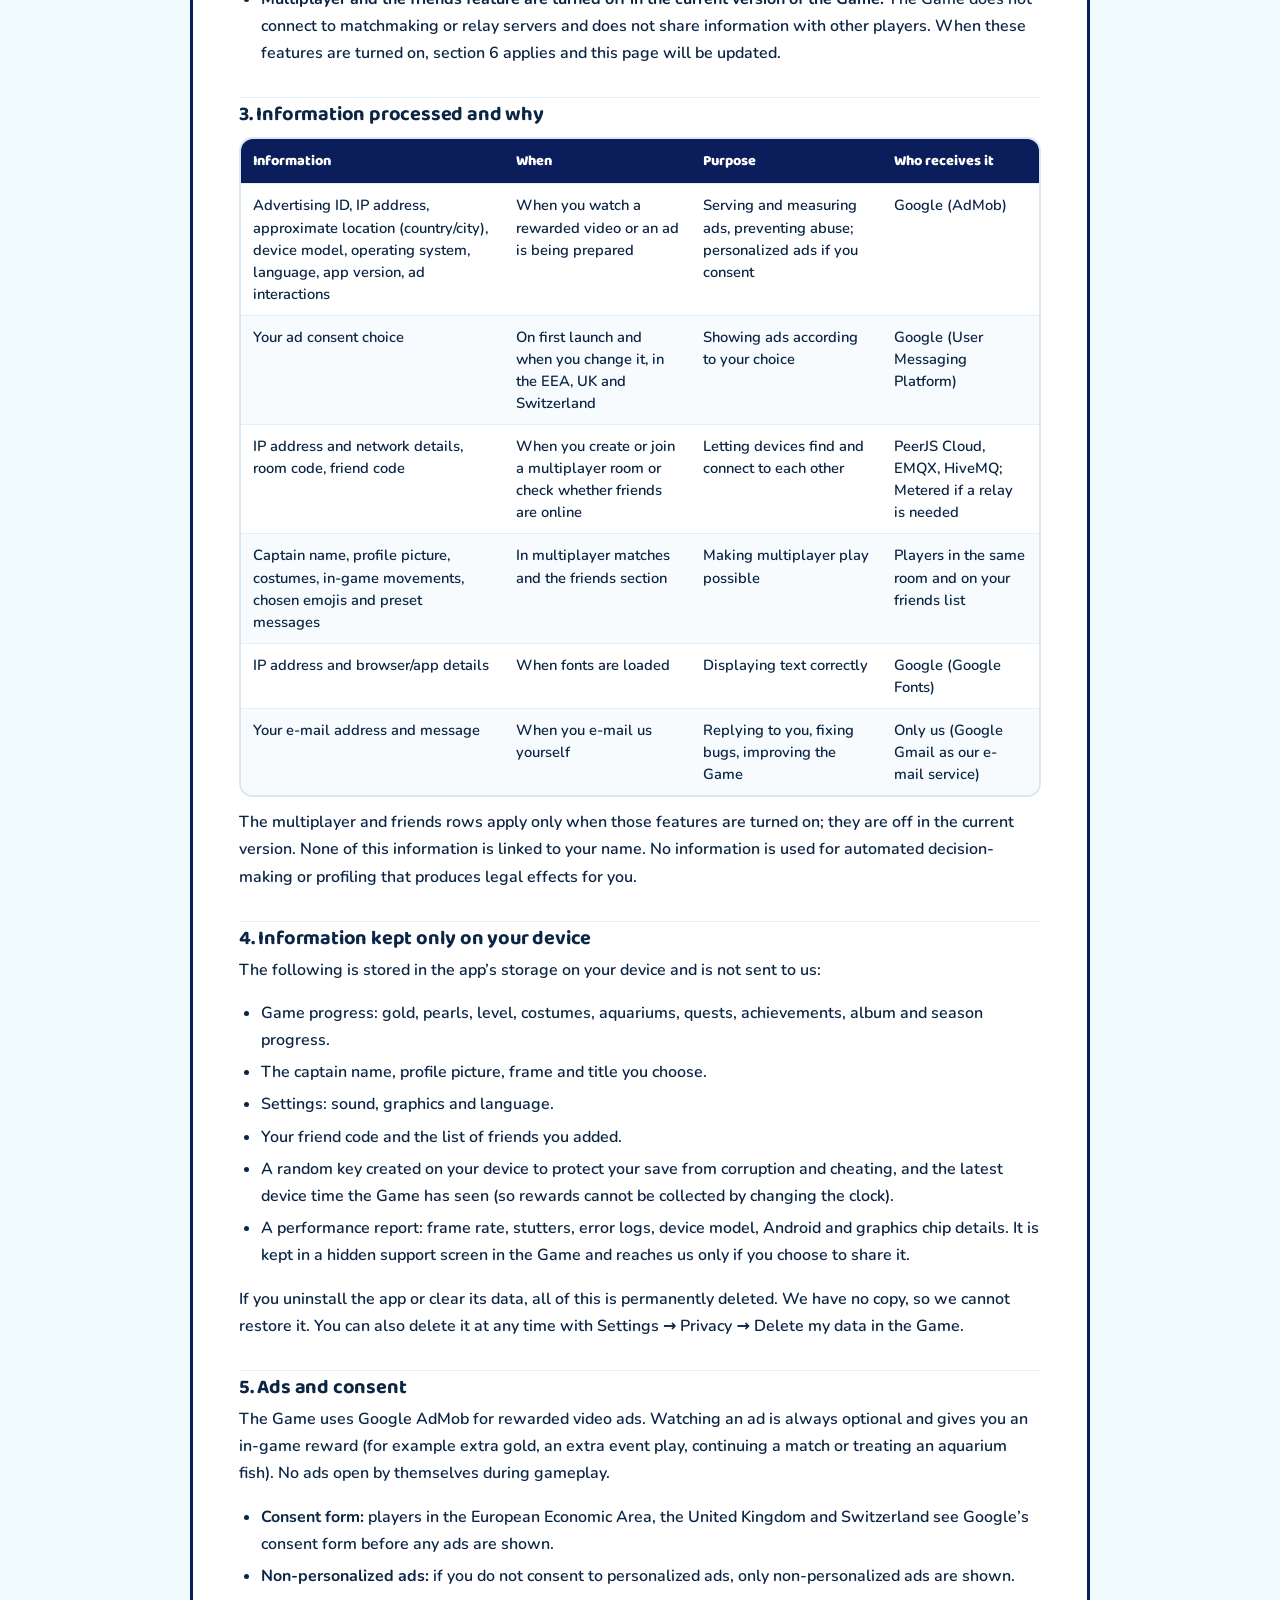
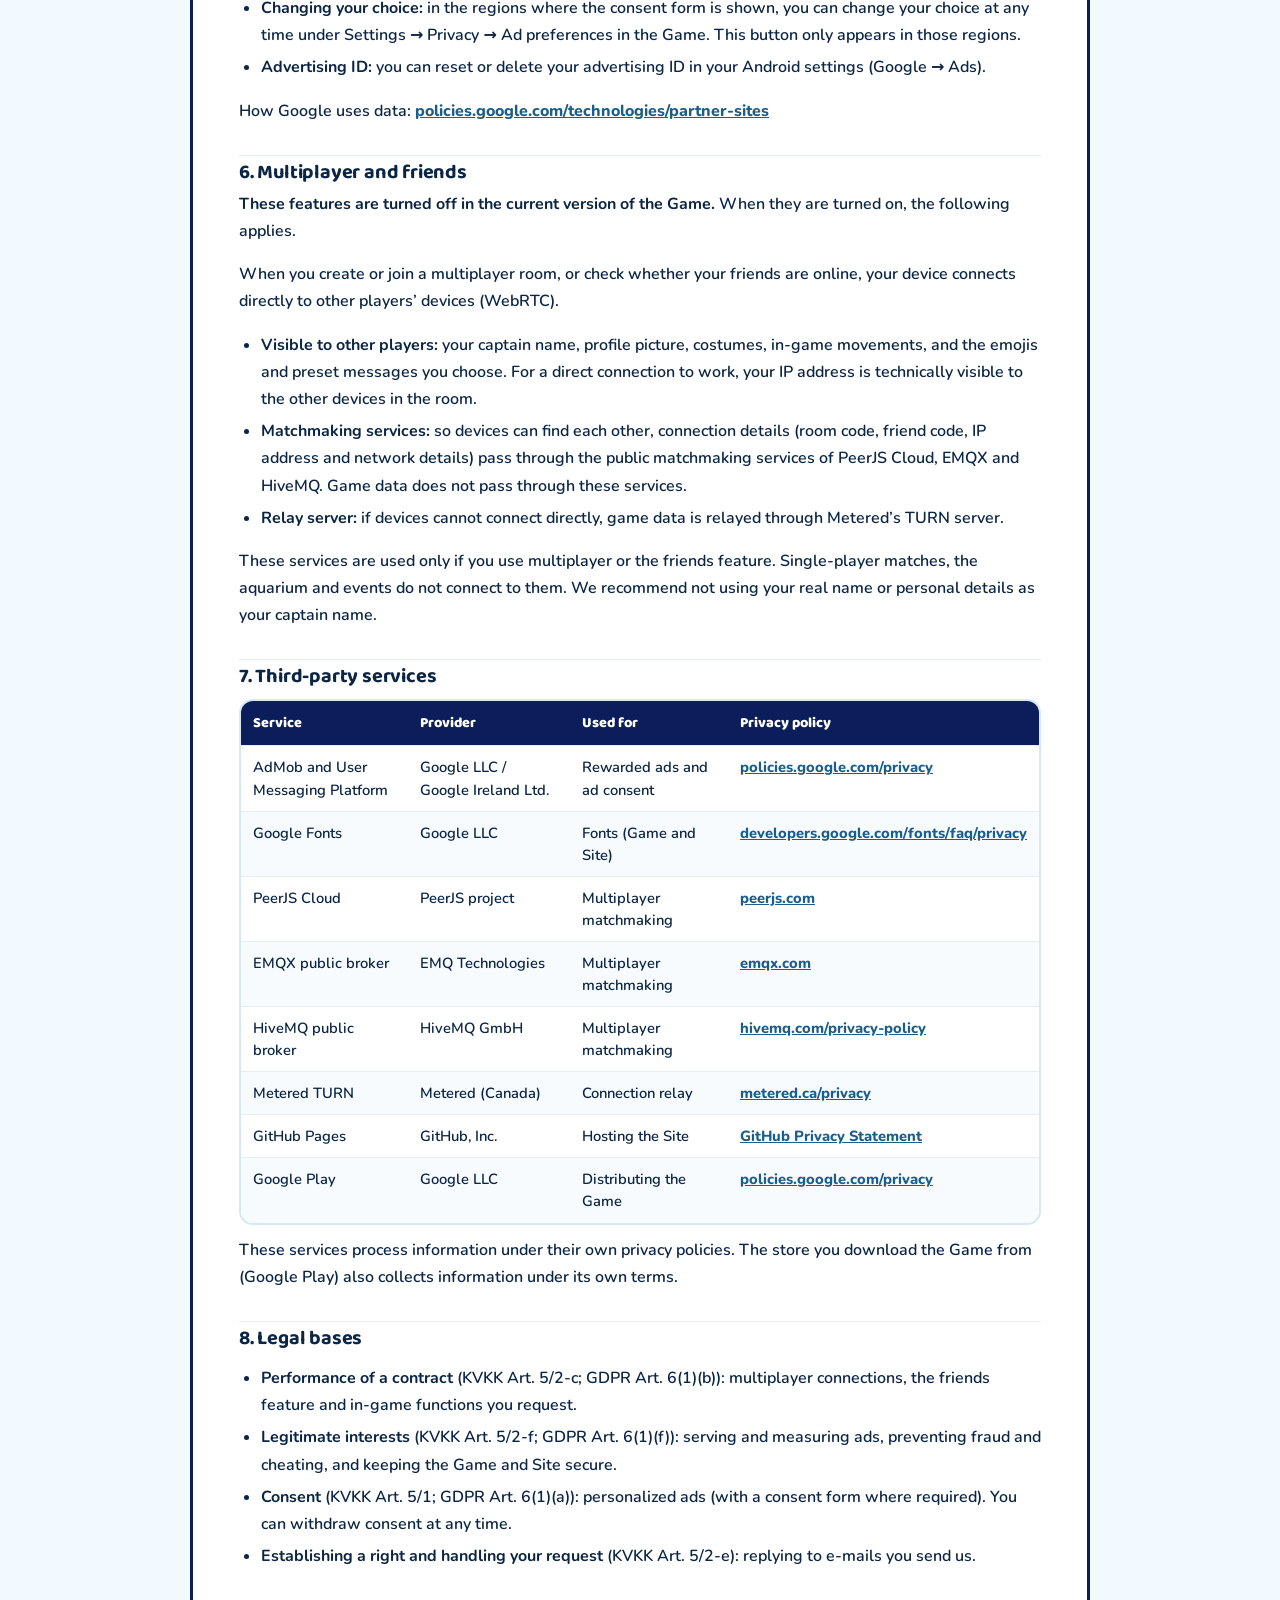
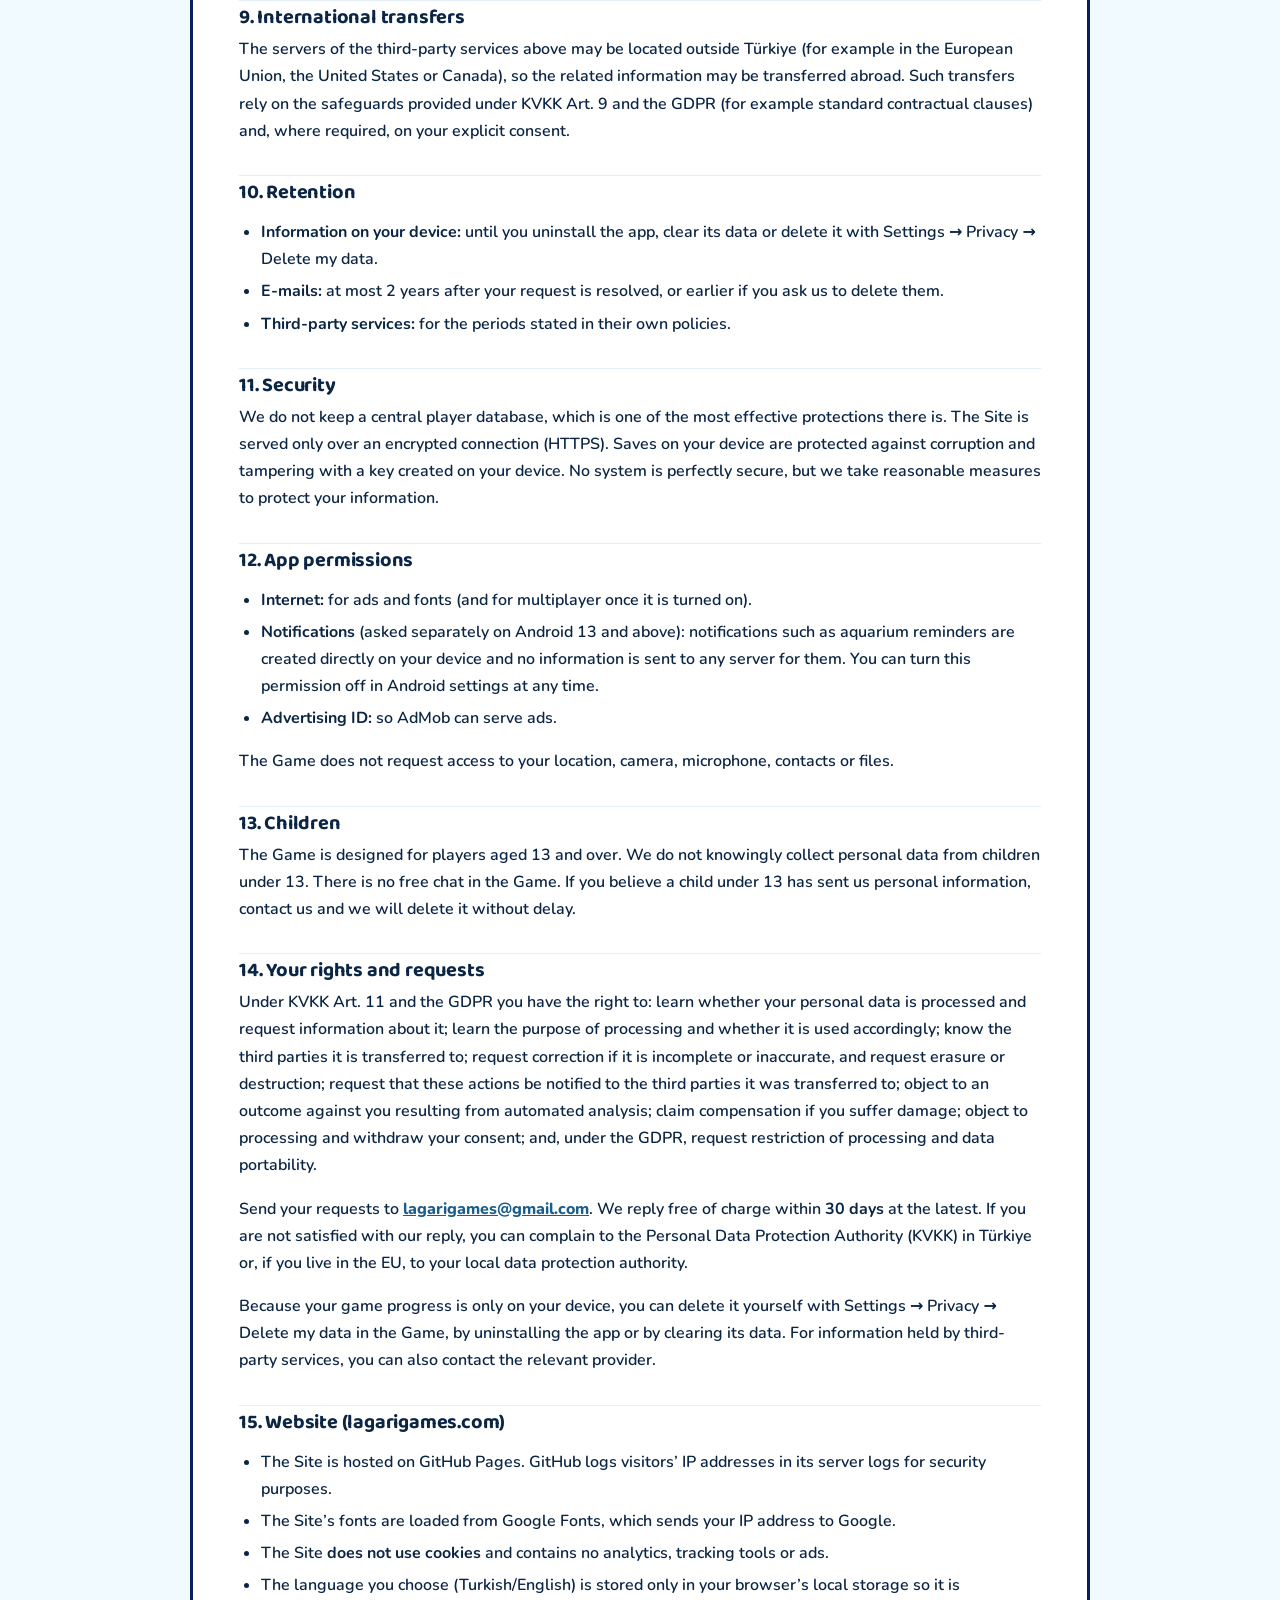
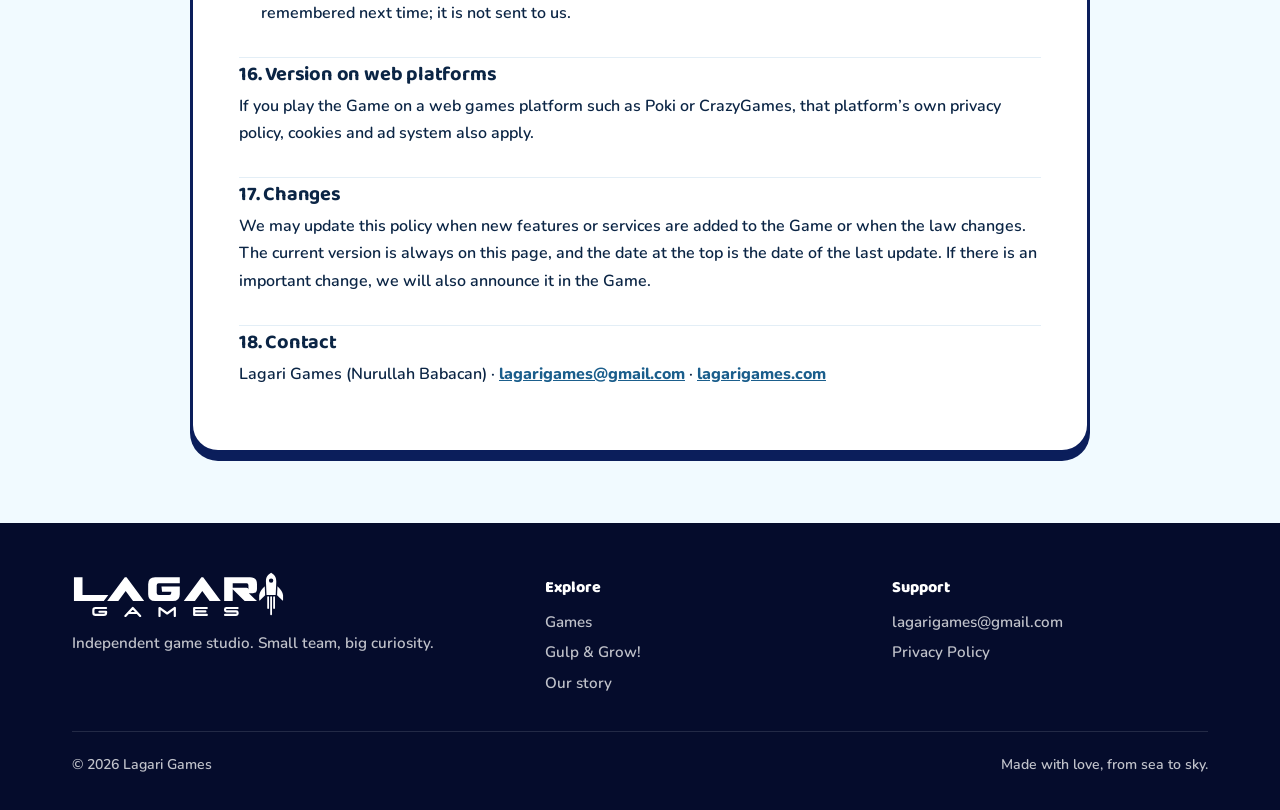
<file: privacy.html>
<!DOCTYPE html>
<html lang="tr" data-lang="tr" class="no-js " data-title-tr="Gizlilik Politikası – Yakala &amp; Yut! | Lagari Games" data-title-en="Privacy Policy – Gulp &amp; Grow! | Lagari Games" data-desc-tr="Lagari Games gizlilik politikası: Yakala &amp; Yut! oyunu ve lagarigames.com hangi bilgileri, neden ve kimlerle işler; KVKK ve GDPR kapsamındaki hakların." data-desc-en="Lagari Games privacy policy: what information the game Gulp &amp; Grow! and lagarigames.com process, why and with whom, and your rights under KVKK and GDPR.">
<head>
<meta charset="utf-8">
<meta name="viewport" content="width=device-width, initial-scale=1, viewport-fit=cover">
<title>Gizlilik Politikası – Yakala &amp; Yut! | Lagari Games</title>
<meta name="description" content="Lagari Games gizlilik politikası: Yakala &amp; Yut! oyunu ve lagarigames.com hangi bilgileri, neden ve kimlerle işler; KVKK ve GDPR kapsamındaki hakların.">
<meta name="theme-color" content="#0B1E5B">
<link rel="canonical" href="https://lagarigames.com/privacy.html">
<meta property="og:type" content="website">
<meta property="og:site_name" content="Lagari Games">
<meta property="og:title" content="Gizlilik Politikası – Yakala &amp; Yut! | Lagari Games">
<meta property="og:description" content="Lagari Games gizlilik politikası: Yakala &amp; Yut! oyunu ve lagarigames.com hangi bilgileri, neden ve kimlerle işler; KVKK ve GDPR kapsamındaki hakların.">
<meta property="og:url" content="https://lagarigames.com/privacy.html">
<meta property="og:image" content="https://lagarigames.com/og.png">
<meta name="twitter:card" content="summary_large_image">
<link rel="icon" type="image/png" sizes="32x32" href="favicon-32.png">
<link rel="icon" type="image/png" sizes="48x48" href="favicon-48.png">
<link rel="apple-touch-icon" href="apple-touch-icon.png">
<script>(function(){var l;try{l=localStorage.getItem('lagari_lang')}catch(e){}if(l!=='tr'&&l!=='en'){l=((navigator.language||'tr').toLowerCase().indexOf('tr')===0)?'tr':'en'}document.documentElement.setAttribute('data-lang',l);document.documentElement.setAttribute('lang',l)})();</script>
<link rel="preconnect" href="https://fonts.googleapis.com">
<link rel="preconnect" href="https://fonts.gstatic.com" crossorigin>
<link href="https://fonts.googleapis.com/css2?family=Baloo+2:wght@600;700;800&family=Nunito:wght@600;700;800&display=swap" rel="stylesheet">
<link rel="stylesheet" href="site.css">
</head>
<body>
<header class="nav" data-solid>
  <div class="wrap">
    <a class="brand" href="./" aria-label="Lagari Games"><img src="logo-white.svg" alt="Lagari Games" width="220" height="47"></a>
    <button class="burger" aria-label="Menü" aria-expanded="false"><span></span><span></span><span></span></button>
    <ul class="menu">
      <li><a href="#oyunlar"><span data-l="tr">Oyunlar</span><span data-l="en">Games</span></a></li>
      <li><a href="yakala-yut.html"><span data-l="tr">Yakala &amp; Yut!</span><span data-l="en">Gulp &amp; Grow!</span></a></li>
      <li><a href="#hikaye"><span data-l="tr">Hikâyemiz</span><span data-l="en">Our story</span></a></li>
      <li><a href="#iletisim"><span data-l="tr">İletişim</span><span data-l="en">Contact</span></a></li>
      <li class="lang" role="group" aria-label="Dil / Language"><button type="button" data-set="tr">TR</button><button type="button" data-set="en">EN</button></li>
    </ul>
  </div>
</header>
<main>
<section class="page-head">
  <div class="bubbles" data-n="10"></div>
  <div class="wrap">
    <span class="eyebrow" style="color:var(--sun)">Yakala &amp; Yut! · Gulp &amp; Grow!</span>
    <h1 class="h-lg"><span data-l="tr">Gizlilik Politikası</span><span data-l="en">Privacy Policy</span></h1>
    <p class="lead"><span data-l="tr">Yakala &amp; Yut! oyunu ve lagarigames.com için. Sürüm 1.1 · 22 Kasım 2026</span><span data-l="en">For the game Gulp &amp; Grow! and lagarigames.com. Version 1.1 · November 22, 2026</span></p>
    <div class="doc-tabs lang" style="display:inline-flex;margin:18px auto 0"><button type="button" data-set="tr">Türkçe</button><button type="button" data-set="en">English</button></div>
  </div>
</section>
<div class="wrap"><article class="doc">
<section data-l="tr" lang="tr">
<h2>Gizlilik Politikası</h2>
<p class="meta">Sürüm 1.4 · Yürürlük ve son güncelleme: 22 Kasım 2026</p>

<p>Bu Gizlilik Politikası, <strong>Lagari Games</strong> tarafından geliştirilen <strong>Yakala &amp; Yut!</strong> (İngilizce adı <strong>Gulp &amp; Grow!</strong>) mobil ve web oyununu (“Oyun”) ve <strong>lagarigames.com</strong> web sitesini (“Site”) kullandığında hangi bilgilerin işlendiğini, neden işlendiğini, kimlerle paylaşıldığını ve bu konudaki haklarını açıklar. Metin, 6698 sayılı Kişisel Verilerin Korunması Kanunu (“KVKK”) ve Avrupa Birliği Genel Veri Koruma Tüzüğü (“GDPR”) dikkate alınarak hazırlanmıştır.</p>

<nav class="toc" aria-label="İçindekiler"><b>İçindekiler</b><ol>
<li><a href="#tr-1">Veri sorumlusu</a></li><li><a href="#tr-2">Kısaca</a></li><li><a href="#tr-3">İşlenen bilgiler ve amaçları</a></li><li><a href="#tr-4">Yalnızca cihazında saklanan bilgiler</a></li><li><a href="#tr-5">Reklamlar ve rıza</a></li><li><a href="#tr-6">Çok oyunculu mod ve arkadaşlar</a></li><li><a href="#tr-7">Üçüncü taraf hizmetler</a></li><li><a href="#tr-8">Hukuki sebepler</a></li><li><a href="#tr-9">Yurt dışına aktarım</a></li><li><a href="#tr-10">Saklama süreleri</a></li><li><a href="#tr-11">Güvenlik</a></li><li><a href="#tr-12">Uygulama izinleri</a></li><li><a href="#tr-13">Çocuklar</a></li><li><a href="#tr-14">Hakların ve başvuru</a></li><li><a href="#tr-15">Web sitesi</a></li><li><a href="#tr-16">Web platformlarındaki sürüm</a></li><li><a href="#tr-17">Değişiklikler</a></li><li><a href="#tr-18">İletişim</a></li>
</ol></nav>

<h3 id="tr-1">1. Veri sorumlusu</h3>
<p>Oyun ve Site kapsamında kişisel verilerin veri sorumlusu, “Lagari Games” adıyla faaliyet gösteren bağımsız geliştirici <strong>Nurullah Babacan</strong>’dır.</p>
<ul>
  <li>E-posta: <a href="mailto:lagarigames@gmail.com">lagarigames@gmail.com</a></li>
  <li>Web: <a href="https://lagarigames.com">lagarigames.com</a></li>
</ul>

<h3 id="tr-2">2. Kısaca</h3>
<ul>
  <li>Oyunda hesap açma, kayıt olma ya da giriş yapma yoktur. Adını, e-posta adresini ya da telefon numaranı istemeyiz.</li>
  <li>Oyun ilerlemen yalnızca kendi cihazında saklanır. Bizim bir oyun sunucumuz yoktur ve ilerlemeni toplamayız.</li>
  <li>Oyunda serbest yazışma (sohbet) yoktur. Arkadaşlarla yalnızca hazır cümleler, emojiler ve hediyeler gönderilebilir.</li>
  <li>Kişisel verilerini satmayız ve kendi amaçlarımız için profil oluşturmayız.</li>
  <li>Reklamlar, çok oyunculu bağlantı ve yazı tipleri gibi bazı özellikler üçüncü taraf hizmetler kullanır. Hepsi aşağıda açıkça listelenmiştir.</li>
  <li><strong>Çok oyunculu mod ve arkadaşlar özelliği Oyunun şu anki sürümünde kapalıdır.</strong> Oyun eşleştirme ya da aktarma sunucularına bağlanmaz ve diğer oyuncularla bilgi paylaşmaz. Bu özellikler açıldığında 6. bölüm geçerli olur ve bu sayfa güncellenir.</li>
</ul>

<h3 id="tr-3">3. İşlenen bilgiler ve amaçları</h3>
<div class="tbl"><table>
<thead><tr><th>Bilgi</th><th>Ne zaman</th><th>Amaç</th><th>Kime gider</th></tr></thead>
<tbody>
<tr><td>Reklam kimliği, IP adresi, kabaca konum (ülke/şehir), cihaz modeli, işletim sistemi, dil, uygulama sürümü, reklam etkileşimleri</td><td>Ödüllü video reklam izlediğinde ya da reklam hazırlanırken</td><td>Reklam göstermek ve ölçmek, kötüye kullanımı önlemek; izin verdiysen kişiselleştirilmiş reklam</td><td>Google (AdMob)</td></tr>
<tr><td>Reklam izni tercihin</td><td>AEA, Birleşik Krallık ve İsviçre’de ilk açılışta ve tercihini değiştirdiğinde</td><td>Tercihine uygun reklam göstermek</td><td>Google (User Messaging Platform)</td></tr>
<tr><td>IP adresi ve ağ bilgileri, oda kodu, arkadaş kodu</td><td>Çok oyunculu oda kurduğunda/katıldığında ya da arkadaşlarının çevrimiçi durumuna baktığında</td><td>Cihazların birbirini bulması ve bağlanması</td><td>PeerJS Cloud, EMQX, HiveMQ; gerekirse Metered (aktarma)</td></tr>
<tr><td>Kaptan adı, profil resmi, kostümler, oyun içi hareketler, seçilen emoji ve hazır mesajlar</td><td>Çok oyunculu maçta ve arkadaşlar bölümünde</td><td>Oyunun çok oyunculu oynanabilmesi</td><td>Aynı odadaki ve arkadaş listendeki oyuncular</td></tr>
<tr><td>IP adresi ve tarayıcı/uygulama bilgileri</td><td>Yazı tipleri yüklenirken</td><td>Oyundaki yazıların doğru görünmesi</td><td>Google (Google Fonts)</td></tr>
<tr><td>E-posta adresin ve mesajın</td><td>Bize kendin e-posta gönderdiğinde</td><td>Sana yanıt vermek, hataları düzeltmek, Oyunu geliştirmek</td><td>Yalnızca biz (e-posta hizmeti olarak Google Gmail)</td></tr>
</tbody></table></div>
<p>Çok oyunculu ve arkadaşlarla ilgili satırlar yalnızca bu özellikler açıldığında geçerlidir; şu anki sürümde kapalıdır. Bu bilgilerin hiçbiri adınla eşleştirilmez. Hiçbir bilgi otomatik karar verme ya da profilleme yoluyla seni hukuki olarak etkileyecek bir sonuca bağlanmaz.</p>

<h3 id="tr-4">4. Yalnızca cihazında saklanan bilgiler</h3>
<p>Aşağıdakiler cihazındaki uygulama deposunda tutulur ve bize gönderilmez:</p>
<ul>
  <li>Oyun ilerlemesi: altın, inci, seviye, kostümler, akvaryumlar, görevler, başarılar, albüm ve sezon durumu.</li>
  <li>Seçtiğin kaptan adı, profil resmi, çerçeve ve unvan.</li>
  <li>Ayarlar: ses, grafik ve dil.</li>
  <li>Arkadaş kodun ve eklediğin arkadaşların listesi.</li>
  <li>Kayıtların bozulmasını ve hileyi önlemek için cihazda üretilen rastgele bir anahtar ile oyunun gördüğü en ileri cihaz saati (saat değiştirilerek ödül toplanmasını önlemek için).</li>
  <li>Performans raporu: kare hızı, takılmalar, hata kayıtları, cihaz modeli, Android ve ekran kartı bilgisi. Bu rapor oyunun içinde, destek için açılan gizli bir ekranda tutulur ve bize ancak sen kendin paylaşırsan ulaşır.</li>
</ul>
<p>Uygulamayı silersen ya da uygulama verilerini temizlersen bu bilgilerin hepsi kalıcı olarak silinir. Bizde kopyası olmadığı için geri getiremeyiz. Bu bilgileri istediğin zaman Oyun içindeki Ayarlar → Gizlilik → Verilerimi sil ile de silebilirsin.</p>

<h3 id="tr-5">5. Reklamlar ve rıza</h3>
<p>Oyun, ödüllü video reklamlar için Google AdMob kullanır. Reklam izlemek her zaman isteğe bağlıdır; karşılığında oyun içi ödül verilir (ör. ek altın, etkinlikte ek hak, maçta kaldığın yerden devam etme ya da akvaryumda balık tedavisi). Oyun sırasında kendiliğinden açılan reklam yoktur.</p>
<ul>
  <li><strong>İzin penceresi:</strong> Avrupa Ekonomik Alanı, Birleşik Krallık ve İsviçre’deki oyunculara, reklam gösterilmeden önce Google’ın izin penceresi gösterilir.</li>
  <li><strong>Kişiselleştirilmemiş reklam:</strong> Kişiselleştirilmiş reklamlara izin vermezsen yalnızca kişiselleştirilmemiş reklamlar gösterilir.</li>
  <li><strong>Tercihini değiştirmek:</strong> İzin penceresinin gösterildiği bölgelerde seçimini istediğin zaman Oyun içindeki Ayarlar → Gizlilik → Reklam tercihleri bölümünden değiştirebilirsin. Bu düğme yalnız bu bölgelerde görünür.</li>
  <li><strong>Reklam kimliği:</strong> Android ayarlarından (Google → Reklamlar) reklam kimliğini sıfırlayabilir ya da silebilirsin.</li>
</ul>
<p>Google’ın verileri nasıl kullandığı: <a href="https://policies.google.com/technologies/partner-sites" rel="noopener">policies.google.com/technologies/partner-sites</a></p>

<h3 id="tr-6">6. Çok oyunculu mod ve arkadaşlar</h3>
<p><strong>Bu özellikler Oyunun şu anki sürümünde kapalıdır.</strong> Açıldıklarında aşağıdakiler geçerli olur.</p>
<p>Çok oyunculu oda kurduğunda, bir odaya katıldığında ya da arkadaşlarının çevrimiçi durumuna baktığında cihazın, diğer oyuncuların cihazlarıyla doğrudan bağlantı kurar (WebRTC).</p>
<ul>
  <li><strong>Diğer oyunculara görünenler:</strong> kaptan adın, profil resmin, kostümlerin, oyundaki hareketlerin, seçtiğin emoji ve hazır mesajlar. Doğrudan bağlantı kurulabilmesi için IP adresin odadaki diğer cihazlara teknik olarak görünür.</li>
  <li><strong>Eşleştirme hizmetleri:</strong> Cihazların birbirini bulması için bağlantı bilgileri (oda kodu, arkadaş kodu, IP adresi ve ağ bilgileri) PeerJS Cloud, EMQX ve HiveMQ’nun herkese açık eşleştirme hizmetleri üzerinden geçer. Oyun verisi bu hizmetlerden geçmez.</li>
  <li><strong>Aktarma sunucusu:</strong> Cihazlar doğrudan bağlanamazsa oyun verisi Metered’ın TURN aktarma sunucusu üzerinden iletilir.</li>
</ul>
<p>Bu hizmetler yalnızca çok oyunculu modu ya da arkadaşlar özelliğini kullandığında devreye girer. Tek oyunculu maçlar, akvaryum ve etkinlikler bu hizmetlere bağlanmaz. Kaptan adı olarak gerçek adını ya da kişisel bilgilerini kullanmamanı öneririz.</p>

<h3 id="tr-7">7. Üçüncü taraf hizmetler</h3>
<div class="tbl"><table>
<thead><tr><th>Hizmet</th><th>Sağlayıcı</th><th>Ne için</th><th>Gizlilik politikası</th></tr></thead>
<tbody>
<tr><td>AdMob ve User Messaging Platform</td><td>Google LLC / Google Ireland Ltd.</td><td>Ödüllü reklamlar ve reklam izni</td><td><a href="https://policies.google.com/privacy" rel="noopener">policies.google.com/privacy</a></td></tr>
<tr><td>Google Fonts</td><td>Google LLC</td><td>Yazı tipleri (Oyun ve Site)</td><td><a href="https://developers.google.com/fonts/faq/privacy" rel="noopener">developers.google.com/fonts/faq/privacy</a></td></tr>
<tr><td>PeerJS Cloud</td><td>PeerJS projesi</td><td>Çok oyunculu eşleştirme</td><td><a href="https://peerjs.com" rel="noopener">peerjs.com</a></td></tr>
<tr><td>EMQX herkese açık sunucusu</td><td>EMQ Technologies</td><td>Çok oyunculu eşleştirme</td><td><a href="https://www.emqx.com" rel="noopener">emqx.com</a></td></tr>
<tr><td>HiveMQ herkese açık sunucusu</td><td>HiveMQ GmbH</td><td>Çok oyunculu eşleştirme</td><td><a href="https://www.hivemq.com/privacy-policy/" rel="noopener">hivemq.com/privacy-policy</a></td></tr>
<tr><td>Metered TURN</td><td>Metered (Kanada)</td><td>Bağlantı aktarma</td><td><a href="https://metered.ca/privacy" rel="noopener">metered.ca/privacy</a></td></tr>
<tr><td>GitHub Pages</td><td>GitHub, Inc.</td><td>Sitenin barındırılması</td><td><a href="https://docs.github.com/en/site-policy/privacy-policies/github-general-privacy-statement" rel="noopener">GitHub Privacy Statement</a></td></tr>
<tr><td>Google Play</td><td>Google LLC</td><td>Oyunun dağıtımı</td><td><a href="https://policies.google.com/privacy" rel="noopener">policies.google.com/privacy</a></td></tr>
</tbody></table></div>
<p>Bu hizmetler bilgileri kendi gizlilik politikalarına göre işler. Oyunu indirdiğin mağaza (Google Play) da kendi koşullarına göre bilgi toplar.</p>

<h3 id="tr-8">8. Hukuki sebepler</h3>
<ul>
  <li><strong>Sözleşmenin kurulması ve ifası</strong> (KVKK m.5/2-c; GDPR m.6/1-b): çok oyunculu bağlantı, arkadaşlar özelliği ve istediğin oyun içi işlevler.</li>
  <li><strong>Meşru menfaat</strong> (KVKK m.5/2-f; GDPR m.6/1-f): reklamların gösterilmesi ve ölçülmesi, dolandırıcılık ve hilenin önlenmesi, Oyunun ve Sitenin güvenliği.</li>
  <li><strong>Açık rıza</strong> (KVKK m.5/1; GDPR m.6/1-a): kişiselleştirilmiş reklamlar (gerektiği bölgelerde izin penceresiyle). Rızanı istediğin zaman geri alabilirsin.</li>
  <li><strong>Bir hakkın tesisi ve talebin yanıtlanması</strong> (KVKK m.5/2-e): bize yazdığın e-postalara yanıt verilmesi.</li>
</ul>

<h3 id="tr-9">9. Yurt dışına aktarım</h3>
<p>Yukarıdaki üçüncü taraf hizmetlerin sunucuları Türkiye dışında (ör. Avrupa Birliği, Amerika Birleşik Devletleri, Kanada) bulunabilir. Bu nedenle ilgili bilgiler yurt dışına aktarılabilir. Aktarımlar, KVKK m.9 ve GDPR’da öngörülen güvencelere (ör. standart sözleşmeler) ve gerektiğinde açık rızana dayanılarak yapılır.</p>

<h3 id="tr-10">10. Saklama süreleri</h3>
<ul>
  <li><strong>Cihazındaki bilgiler:</strong> sen uygulamayı silene, verilerini temizleyene ya da Ayarlar → Gizlilik → Verilerimi sil ile silene kadar.</li>
  <li><strong>E-postalar:</strong> talebin sonuçlandıktan sonra en geç 2 yıl, ya da sen silinmesini istediğinde daha önce.</li>
  <li><strong>Üçüncü taraf hizmetler:</strong> kendi politikalarında belirtilen süreler boyunca.</li>
</ul>

<h3 id="tr-11">11. Güvenlik</h3>
<p>Bizde merkezi bir oyuncu veritabanı bulunmaz; bu, en etkili korumalardan biridir. Site yalnızca şifreli bağlantı (HTTPS) üzerinden sunulur. Cihazındaki kayıtlar bozulmaya ve değiştirilmeye karşı cihazda üretilen bir anahtarla korunur. Hiçbir sistem tam olarak güvenli değildir, ancak bilgilerini korumak için makul önlemleri alırız.</p>

<h3 id="tr-12">12. Uygulama izinleri</h3>
<ul>
  <li><strong>İnternet:</strong> reklamlar ve yazı tipleri için (çok oyunculu mod açıldığında onun için de).</li>
  <li><strong>Bildirimler</strong> (Android 13 ve üstünde ayrıca izin istenir): akvaryum hatırlatmaları gibi bildirimler doğrudan cihazında oluşturulur, bunun için hiçbir sunucuya bilgi gönderilmez. İzni istediğin zaman Android ayarlarından kapatabilirsin.</li>
  <li><strong>Reklam kimliği:</strong> AdMob’un reklam göstermesi için.</li>
</ul>
<p>Oyun konum, kamera, mikrofon, kişiler ya da dosyalarına erişim istemez.</p>

<h3 id="tr-13">13. Çocuklar</h3>
<p>Oyun 13 yaş ve üstü oyuncular için tasarlanmıştır. 13 yaşından küçük çocuklardan bilerek kişisel veri toplamayız. Oyunda serbest sohbet yoktur. 13 yaşından küçük bir çocuğun bize kişisel bilgi gönderdiğini düşünüyorsan bize yaz; bu bilgiyi gecikmeden sileriz.</p>

<h3 id="tr-14">14. Hakların ve başvuru</h3>
<p>KVKK m.11 ve GDPR kapsamında şu haklara sahipsin: kişisel verilerinin işlenip işlenmediğini öğrenme ve bilgi isteme; işleme amacını ve amacına uygun kullanılıp kullanılmadığını öğrenme; aktarıldığı üçüncü kişileri bilme; eksik ya da yanlış işlenmişse düzeltilmesini, silinmesini veya yok edilmesini isteme; bu işlemlerin aktarılan üçüncü kişilere bildirilmesini isteme; otomatik analiz sonucu aleyhine bir sonuca itiraz etme; zarara uğraman hâlinde zararın giderilmesini talep etme; işlemeye itiraz etme ve rızanı geri alma.</p>
<p>Başvurularını <a href="mailto:lagarigames@gmail.com">lagarigames@gmail.com</a> adresine iletebilirsin. Başvuruları en geç <strong>30 gün</strong> içinde ve ücretsiz olarak yanıtlarız. Yanıtımızdan memnun kalmazsan Türkiye’de Kişisel Verileri Koruma Kurulu’na, AB’de yaşıyorsan bulunduğun ülkenin veri koruma otoritesine şikâyette bulunabilirsin.</p>
<p>Oyun ilerlemen yalnızca cihazında bulunduğu için onu Oyun içindeki Ayarlar → Gizlilik → Verilerimi sil ile, uygulamayı silerek ya da uygulama verilerini temizleyerek kendin silebilirsin. Üçüncü taraf hizmetlerin tuttuğu bilgiler için ilgili sağlayıcıya da başvurabilirsin.</p>

<h3 id="tr-15">15. Web sitesi (lagarigames.com)</h3>
<ul>
  <li>Site GitHub Pages üzerinde barındırılır. GitHub, güvenlik amacıyla ziyaretçilerin IP adresini sunucu kayıtlarında tutar.</li>
  <li>Sitedeki yazı tipleri Google Fonts’tan yüklenir; bu sırada IP adresin Google’a iletilir.</li>
  <li>Site <strong>çerez kullanmaz</strong>, analiz ya da takip aracı ve reklam içermez.</li>
  <li>Seçtiğin dil (Türkçe/İngilizce), bir sonraki ziyaretinde hatırlanması için yalnızca tarayıcının yerel deposunda saklanır ve bize gönderilmez.</li>
</ul>

<h3 id="tr-16">16. Web platformlarındaki sürüm</h3>
<p>Oyun Poki ya da CrazyGames gibi bir web oyun platformunda oynanıyorsa, o platformun kendi gizlilik politikası, çerezleri ve reklam sistemi de geçerlidir.</p>

<h3 id="tr-17">17. Değişiklikler</h3>
<p>Bu politikayı, Oyuna yeni özellik ya da hizmet eklendiğinde veya mevzuat değiştiğinde güncelleyebiliriz. Güncel hâli her zaman bu sayfadadır ve sayfanın başındaki tarih son güncelleme tarihidir. Önemli bir değişiklik olursa bunu Oyun içinde de duyururuz.</p>

<h3 id="tr-18">18. İletişim</h3>
<p>Lagari Games (Nurullah Babacan) · <a href="mailto:lagarigames@gmail.com">lagarigames@gmail.com</a> · <a href="https://lagarigames.com">lagarigames.com</a></p>
</section>
<section data-l="en" lang="en">
<h2>Privacy Policy</h2>
<p class="meta">Version 1.4 · Effective and last updated: November 22, 2026</p>

<p>This Privacy Policy explains what information is processed when you use the mobile and web game <strong>Gulp &amp; Grow!</strong> (Turkish title <strong>Yakala &amp; Yut!</strong>) developed by <strong>Lagari Games</strong> (“the Game”) and the website <strong>lagarigames.com</strong> (“the Site”), why it is processed, who it is shared with, and what rights you have. It has been prepared with Türkiye’s Personal Data Protection Law No. 6698 (“KVKK”) and the EU General Data Protection Regulation (“GDPR”) in mind.</p>

<nav class="toc" aria-label="Contents"><b>Contents</b><ol>
<li><a href="#en-1">Data controller</a></li><li><a href="#en-2">In short</a></li><li><a href="#en-3">Information processed and why</a></li><li><a href="#en-4">Information kept only on your device</a></li><li><a href="#en-5">Ads and consent</a></li><li><a href="#en-6">Multiplayer and friends</a></li><li><a href="#en-7">Third-party services</a></li><li><a href="#en-8">Legal bases</a></li><li><a href="#en-9">International transfers</a></li><li><a href="#en-10">Retention</a></li><li><a href="#en-11">Security</a></li><li><a href="#en-12">App permissions</a></li><li><a href="#en-13">Children</a></li><li><a href="#en-14">Your rights and requests</a></li><li><a href="#en-15">Website</a></li><li><a href="#en-16">Version on web platforms</a></li><li><a href="#en-17">Changes</a></li><li><a href="#en-18">Contact</a></li>
</ol></nav>

<h3 id="en-1">1. Data controller</h3>
<p>The data controller for the Game and the Site is <strong>Nurullah Babacan</strong>, an independent developer operating as “Lagari Games”.</p>
<ul>
  <li>E-mail: <a href="mailto:lagarigames@gmail.com">lagarigames@gmail.com</a></li>
  <li>Web: <a href="https://lagarigames.com">lagarigames.com</a></li>
</ul>

<h3 id="en-2">2. In short</h3>
<ul>
  <li>There is no account, sign-up or login in the Game. We never ask for your name, e-mail address or phone number.</li>
  <li>Your game progress is stored only on your own device. We do not run a game server and we do not collect your progress.</li>
  <li>There is no free-text chat in the Game. Friends can only send each other preset messages, emojis and gifts.</li>
  <li>We do not sell your personal data and we do not build profiles for our own purposes.</li>
  <li>Some features, such as ads, multiplayer connections and fonts, use third-party services. All of them are listed clearly below.</li>
  <li><strong>Multiplayer and the friends feature are turned off in the current version of the Game.</strong> The Game does not connect to matchmaking or relay servers and does not share information with other players. When these features are turned on, section 6 applies and this page will be updated.</li>
</ul>

<h3 id="en-3">3. Information processed and why</h3>
<div class="tbl"><table>
<thead><tr><th>Information</th><th>When</th><th>Purpose</th><th>Who receives it</th></tr></thead>
<tbody>
<tr><td>Advertising ID, IP address, approximate location (country/city), device model, operating system, language, app version, ad interactions</td><td>When you watch a rewarded video or an ad is being prepared</td><td>Serving and measuring ads, preventing abuse; personalized ads if you consent</td><td>Google (AdMob)</td></tr>
<tr><td>Your ad consent choice</td><td>On first launch and when you change it, in the EEA, UK and Switzerland</td><td>Showing ads according to your choice</td><td>Google (User Messaging Platform)</td></tr>
<tr><td>IP address and network details, room code, friend code</td><td>When you create or join a multiplayer room or check whether friends are online</td><td>Letting devices find and connect to each other</td><td>PeerJS Cloud, EMQX, HiveMQ; Metered if a relay is needed</td></tr>
<tr><td>Captain name, profile picture, costumes, in-game movements, chosen emojis and preset messages</td><td>In multiplayer matches and the friends section</td><td>Making multiplayer play possible</td><td>Players in the same room and on your friends list</td></tr>
<tr><td>IP address and browser/app details</td><td>When fonts are loaded</td><td>Displaying text correctly</td><td>Google (Google Fonts)</td></tr>
<tr><td>Your e-mail address and message</td><td>When you e-mail us yourself</td><td>Replying to you, fixing bugs, improving the Game</td><td>Only us (Google Gmail as our e-mail service)</td></tr>
</tbody></table></div>
<p>The multiplayer and friends rows apply only when those features are turned on; they are off in the current version. None of this information is linked to your name. No information is used for automated decision-making or profiling that produces legal effects for you.</p>

<h3 id="en-4">4. Information kept only on your device</h3>
<p>The following is stored in the app’s storage on your device and is not sent to us:</p>
<ul>
  <li>Game progress: gold, pearls, level, costumes, aquariums, quests, achievements, album and season progress.</li>
  <li>The captain name, profile picture, frame and title you choose.</li>
  <li>Settings: sound, graphics and language.</li>
  <li>Your friend code and the list of friends you added.</li>
  <li>A random key created on your device to protect your save from corruption and cheating, and the latest device time the Game has seen (so rewards cannot be collected by changing the clock).</li>
  <li>A performance report: frame rate, stutters, error logs, device model, Android and graphics chip details. It is kept in a hidden support screen in the Game and reaches us only if you choose to share it.</li>
</ul>
<p>If you uninstall the app or clear its data, all of this is permanently deleted. We have no copy, so we cannot restore it. You can also delete it at any time with Settings → Privacy → Delete my data in the Game.</p>

<h3 id="en-5">5. Ads and consent</h3>
<p>The Game uses Google AdMob for rewarded video ads. Watching an ad is always optional and gives you an in-game reward (for example extra gold, an extra event play, continuing a match or treating an aquarium fish). No ads open by themselves during gameplay.</p>
<ul>
  <li><strong>Consent form:</strong> players in the European Economic Area, the United Kingdom and Switzerland see Google’s consent form before any ads are shown.</li>
  <li><strong>Non-personalized ads:</strong> if you do not consent to personalized ads, only non-personalized ads are shown.</li>
  <li><strong>Changing your choice:</strong> in the regions where the consent form is shown, you can change your choice at any time under Settings → Privacy → Ad preferences in the Game. This button only appears in those regions.</li>
  <li><strong>Advertising ID:</strong> you can reset or delete your advertising ID in your Android settings (Google → Ads).</li>
</ul>
<p>How Google uses data: <a href="https://policies.google.com/technologies/partner-sites" rel="noopener">policies.google.com/technologies/partner-sites</a></p>

<h3 id="en-6">6. Multiplayer and friends</h3>
<p><strong>These features are turned off in the current version of the Game.</strong> When they are turned on, the following applies.</p>
<p>When you create or join a multiplayer room, or check whether your friends are online, your device connects directly to other players’ devices (WebRTC).</p>
<ul>
  <li><strong>Visible to other players:</strong> your captain name, profile picture, costumes, in-game movements, and the emojis and preset messages you choose. For a direct connection to work, your IP address is technically visible to the other devices in the room.</li>
  <li><strong>Matchmaking services:</strong> so devices can find each other, connection details (room code, friend code, IP address and network details) pass through the public matchmaking services of PeerJS Cloud, EMQX and HiveMQ. Game data does not pass through these services.</li>
  <li><strong>Relay server:</strong> if devices cannot connect directly, game data is relayed through Metered’s TURN server.</li>
</ul>
<p>These services are used only if you use multiplayer or the friends feature. Single-player matches, the aquarium and events do not connect to them. We recommend not using your real name or personal details as your captain name.</p>

<h3 id="en-7">7. Third-party services</h3>
<div class="tbl"><table>
<thead><tr><th>Service</th><th>Provider</th><th>Used for</th><th>Privacy policy</th></tr></thead>
<tbody>
<tr><td>AdMob and User Messaging Platform</td><td>Google LLC / Google Ireland Ltd.</td><td>Rewarded ads and ad consent</td><td><a href="https://policies.google.com/privacy" rel="noopener">policies.google.com/privacy</a></td></tr>
<tr><td>Google Fonts</td><td>Google LLC</td><td>Fonts (Game and Site)</td><td><a href="https://developers.google.com/fonts/faq/privacy" rel="noopener">developers.google.com/fonts/faq/privacy</a></td></tr>
<tr><td>PeerJS Cloud</td><td>PeerJS project</td><td>Multiplayer matchmaking</td><td><a href="https://peerjs.com" rel="noopener">peerjs.com</a></td></tr>
<tr><td>EMQX public broker</td><td>EMQ Technologies</td><td>Multiplayer matchmaking</td><td><a href="https://www.emqx.com" rel="noopener">emqx.com</a></td></tr>
<tr><td>HiveMQ public broker</td><td>HiveMQ GmbH</td><td>Multiplayer matchmaking</td><td><a href="https://www.hivemq.com/privacy-policy/" rel="noopener">hivemq.com/privacy-policy</a></td></tr>
<tr><td>Metered TURN</td><td>Metered (Canada)</td><td>Connection relay</td><td><a href="https://metered.ca/privacy" rel="noopener">metered.ca/privacy</a></td></tr>
<tr><td>GitHub Pages</td><td>GitHub, Inc.</td><td>Hosting the Site</td><td><a href="https://docs.github.com/en/site-policy/privacy-policies/github-general-privacy-statement" rel="noopener">GitHub Privacy Statement</a></td></tr>
<tr><td>Google Play</td><td>Google LLC</td><td>Distributing the Game</td><td><a href="https://policies.google.com/privacy" rel="noopener">policies.google.com/privacy</a></td></tr>
</tbody></table></div>
<p>These services process information under their own privacy policies. The store you download the Game from (Google Play) also collects information under its own terms.</p>

<h3 id="en-8">8. Legal bases</h3>
<ul>
  <li><strong>Performance of a contract</strong> (KVKK Art. 5/2-c; GDPR Art. 6(1)(b)): multiplayer connections, the friends feature and in-game functions you request.</li>
  <li><strong>Legitimate interests</strong> (KVKK Art. 5/2-f; GDPR Art. 6(1)(f)): serving and measuring ads, preventing fraud and cheating, and keeping the Game and Site secure.</li>
  <li><strong>Consent</strong> (KVKK Art. 5/1; GDPR Art. 6(1)(a)): personalized ads (with a consent form where required). You can withdraw consent at any time.</li>
  <li><strong>Establishing a right and handling your request</strong> (KVKK Art. 5/2-e): replying to e-mails you send us.</li>
</ul>

<h3 id="en-9">9. International transfers</h3>
<p>The servers of the third-party services above may be located outside Türkiye (for example in the European Union, the United States or Canada), so the related information may be transferred abroad. Such transfers rely on the safeguards provided under KVKK Art. 9 and the GDPR (for example standard contractual clauses) and, where required, on your explicit consent.</p>

<h3 id="en-10">10. Retention</h3>
<ul>
  <li><strong>Information on your device:</strong> until you uninstall the app, clear its data or delete it with Settings → Privacy → Delete my data.</li>
  <li><strong>E-mails:</strong> at most 2 years after your request is resolved, or earlier if you ask us to delete them.</li>
  <li><strong>Third-party services:</strong> for the periods stated in their own policies.</li>
</ul>

<h3 id="en-11">11. Security</h3>
<p>We do not keep a central player database, which is one of the most effective protections there is. The Site is served only over an encrypted connection (HTTPS). Saves on your device are protected against corruption and tampering with a key created on your device. No system is perfectly secure, but we take reasonable measures to protect your information.</p>

<h3 id="en-12">12. App permissions</h3>
<ul>
  <li><strong>Internet:</strong> for ads and fonts (and for multiplayer once it is turned on).</li>
  <li><strong>Notifications</strong> (asked separately on Android 13 and above): notifications such as aquarium reminders are created directly on your device and no information is sent to any server for them. You can turn this permission off in Android settings at any time.</li>
  <li><strong>Advertising ID:</strong> so AdMob can serve ads.</li>
</ul>
<p>The Game does not request access to your location, camera, microphone, contacts or files.</p>

<h3 id="en-13">13. Children</h3>
<p>The Game is designed for players aged 13 and over. We do not knowingly collect personal data from children under 13. There is no free chat in the Game. If you believe a child under 13 has sent us personal information, contact us and we will delete it without delay.</p>

<h3 id="en-14">14. Your rights and requests</h3>
<p>Under KVKK Art. 11 and the GDPR you have the right to: learn whether your personal data is processed and request information about it; learn the purpose of processing and whether it is used accordingly; know the third parties it is transferred to; request correction if it is incomplete or inaccurate, and request erasure or destruction; request that these actions be notified to the third parties it was transferred to; object to an outcome against you resulting from automated analysis; claim compensation if you suffer damage; object to processing and withdraw your consent; and, under the GDPR, request restriction of processing and data portability.</p>
<p>Send your requests to <a href="mailto:lagarigames@gmail.com">lagarigames@gmail.com</a>. We reply free of charge within <strong>30 days</strong> at the latest. If you are not satisfied with our reply, you can complain to the Personal Data Protection Authority (KVKK) in Türkiye or, if you live in the EU, to your local data protection authority.</p>
<p>Because your game progress is only on your device, you can delete it yourself with Settings → Privacy → Delete my data in the Game, by uninstalling the app or by clearing its data. For information held by third-party services, you can also contact the relevant provider.</p>

<h3 id="en-15">15. Website (lagarigames.com)</h3>
<ul>
  <li>The Site is hosted on GitHub Pages. GitHub logs visitors’ IP addresses in its server logs for security purposes.</li>
  <li>The Site’s fonts are loaded from Google Fonts, which sends your IP address to Google.</li>
  <li>The Site <strong>does not use cookies</strong> and contains no analytics, tracking tools or ads.</li>
  <li>The language you choose (Turkish/English) is stored only in your browser’s local storage so it is remembered next time; it is not sent to us.</li>
</ul>

<h3 id="en-16">16. Version on web platforms</h3>
<p>If you play the Game on a web games platform such as Poki or CrazyGames, that platform’s own privacy policy, cookies and ad system also apply.</p>

<h3 id="en-17">17. Changes</h3>
<p>We may update this policy when new features or services are added to the Game or when the law changes. The current version is always on this page, and the date at the top is the date of the last update. If there is an important change, we will also announce it in the Game.</p>

<h3 id="en-18">18. Contact</h3>
<p>Lagari Games (Nurullah Babacan) · <a href="mailto:lagarigames@gmail.com">lagarigames@gmail.com</a> · <a href="https://lagarigames.com">lagarigames.com</a></p>
</section>
</article></div>
</main>
<footer class="foot">
  <div class="wrap">
    <div>
      <img src="logo-white.svg" alt="Lagari Games" width="216" height="46">
      <p><span data-l="tr">Bağımsız oyun stüdyosu. Küçük ekip, büyük merak.</span><span data-l="en">Independent game studio. Small team, big curiosity.</span></p>
    </div>
    <div>
      <h4><span data-l="tr">Keşfet</span><span data-l="en">Explore</span></h4>
      <ul>
        <li><a href="./#oyunlar"><span data-l="tr">Oyunlar</span><span data-l="en">Games</span></a></li>
        <li><a href="yakala-yut.html"><span data-l="tr">Yakala &amp; Yut!</span><span data-l="en">Gulp &amp; Grow!</span></a></li>
        <li><a href="./#hikaye"><span data-l="tr">Hikâyemiz</span><span data-l="en">Our story</span></a></li>
      </ul>
    </div>
    <div>
      <h4><span data-l="tr">Destek</span><span data-l="en">Support</span></h4>
      <ul>
        <li><a href="mailto:lagarigames@gmail.com">lagarigames@gmail.com</a></li>
        <li><a href="privacy.html"><span data-l="tr">Gizlilik Politikası</span><span data-l="en">Privacy Policy</span></a></li>
      </ul>
    </div>
    <div class="copy">
      <span>© <span data-year>2026</span> Lagari Games</span>
      <span><span data-l="tr">Denizden göğe, sevgiyle yapıldı.</span><span data-l="en">Made with love, from sea to sky.</span></span>
    </div>
  </div>
</footer>

<script src="site.js" defer></script>
</body>
</html>
</file>
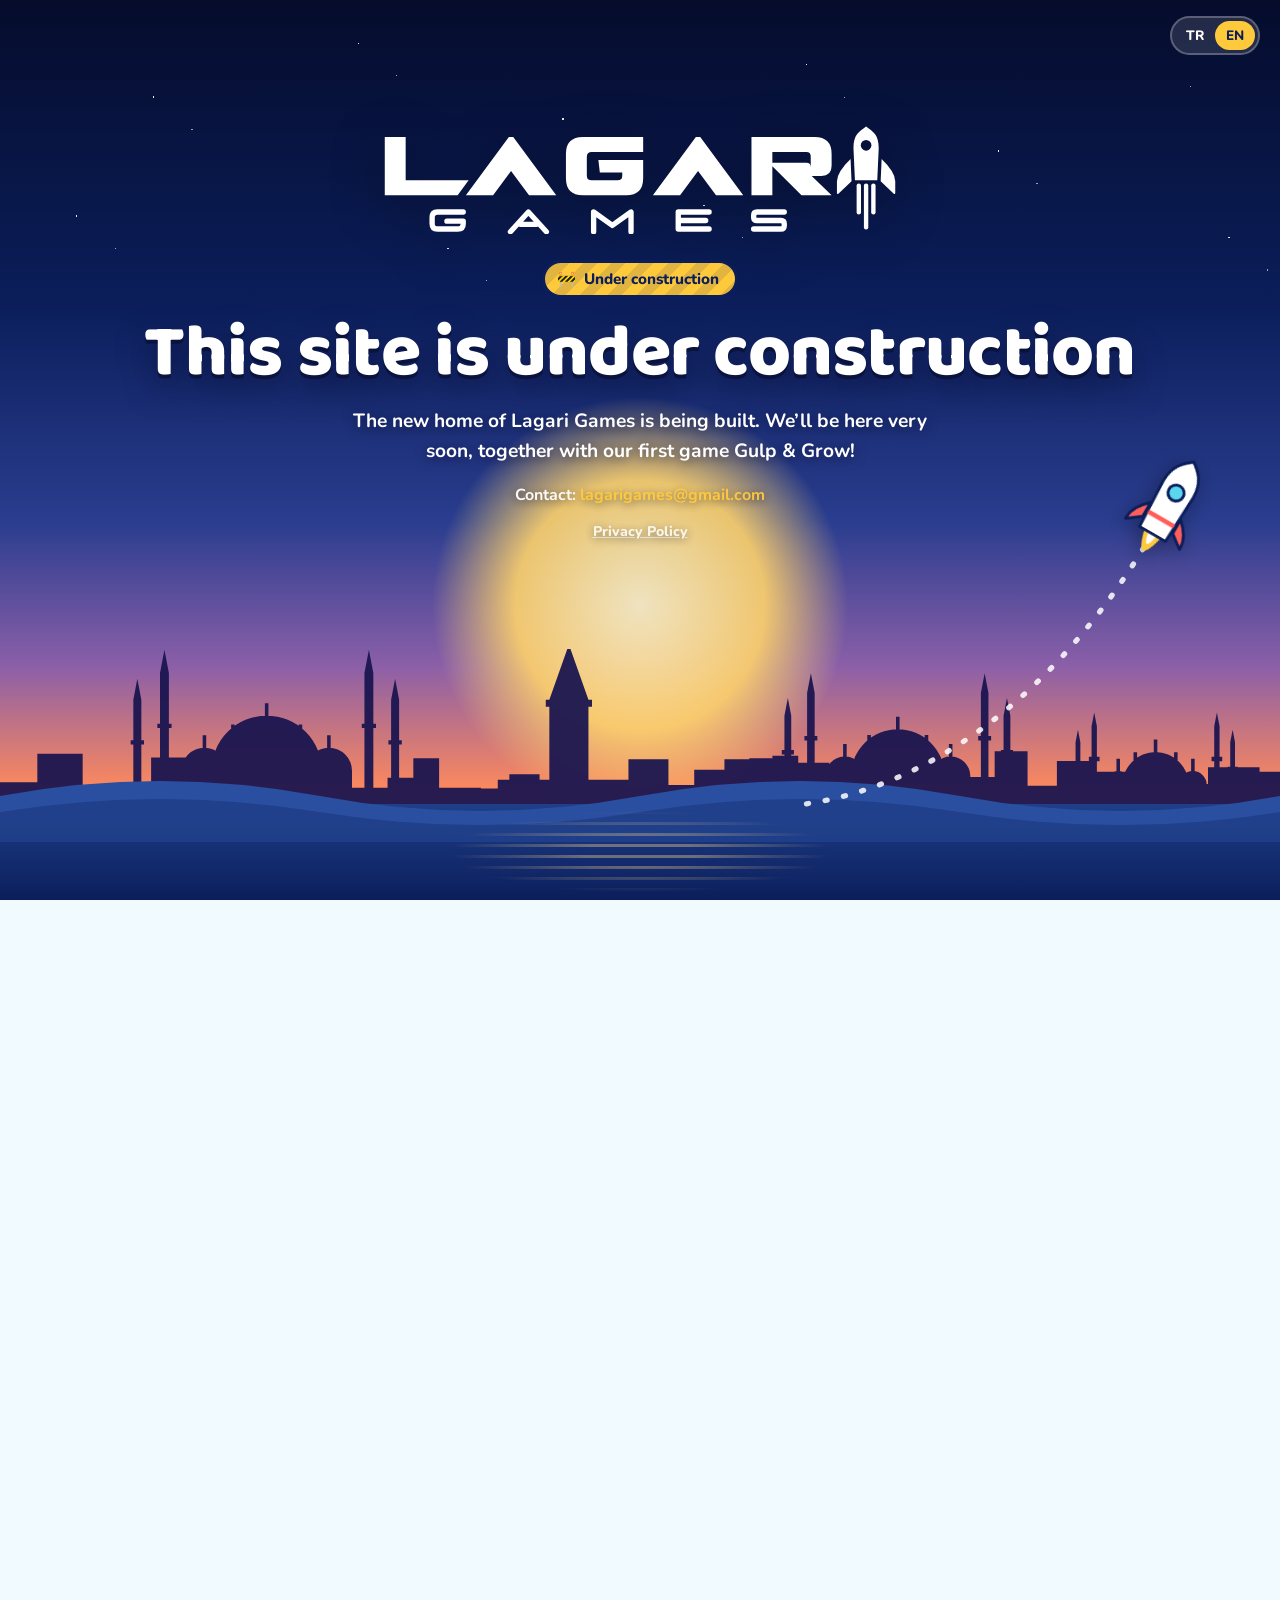
<file: yakala-yut.html>
<!DOCTYPE html>
<html lang="tr" data-lang="tr" class="no-js " data-title-tr="Yakala &amp; Yut! – Lagari Games" data-title-en="Gulp &amp; Grow! – Lagari Games" data-desc-tr="Yakala &amp; Yut!: tek oyunda koca bir deniz. Hızlı deniz maçları, takım savaşları, her gün yeni mini oyunlar ve kendi akvaryumun. Yakında Google Play’de." data-desc-en="Gulp &amp; Grow!: one game, a whole ocean. Quick sea matches, team battles, a new mini-game every day and your own aquarium. Coming soon to Google Play.">
<head>
<meta charset="utf-8">
<meta name="viewport" content="width=device-width, initial-scale=1, viewport-fit=cover">
<title>Yakala &amp; Yut! – Lagari Games</title>
<meta name="description" content="Yakala &amp; Yut!: tek oyunda koca bir deniz. Hızlı deniz maçları, takım savaşları, her gün yeni mini oyunlar ve kendi akvaryumun. Yakında Google Play’de.">
<meta name="theme-color" content="#0B1E5B">
<link rel="canonical" href="https://lagarigames.com/yakala-yut.html">
<meta property="og:type" content="website">
<meta property="og:site_name" content="Lagari Games">
<meta property="og:title" content="Yakala &amp; Yut! – Lagari Games">
<meta property="og:description" content="Yakala &amp; Yut!: tek oyunda koca bir deniz. Hızlı deniz maçları, takım savaşları, her gün yeni mini oyunlar ve kendi akvaryumun. Yakında Google Play’de.">
<meta property="og:url" content="https://lagarigames.com/yakala-yut.html">
<meta property="og:image" content="https://lagarigames.com/og.png">
<meta name="twitter:card" content="summary_large_image">
<link rel="icon" type="image/png" sizes="32x32" href="favicon-32.png">
<link rel="icon" type="image/png" sizes="48x48" href="favicon-48.png">
<link rel="apple-touch-icon" href="apple-touch-icon.png">
<script>(function(){var l;try{l=localStorage.getItem('lagari_lang')}catch(e){}if(l!=='tr'&&l!=='en'){l=((navigator.language||'tr').toLowerCase().indexOf('tr')===0)?'tr':'en'}document.documentElement.setAttribute('data-lang',l);document.documentElement.setAttribute('lang',l)})();</script>
<link rel="preconnect" href="https://fonts.googleapis.com">
<link rel="preconnect" href="https://fonts.gstatic.com" crossorigin>
<link href="https://fonts.googleapis.com/css2?family=Baloo+2:wght@600;700;800&family=Nunito:wght@600;700;800&display=swap" rel="stylesheet">
<link rel="stylesheet" href="site.css">
</head>
<body>
<header class="nav">
  <div class="wrap">
    <a class="brand" href="./" aria-label="Lagari Games"><img src="logo-white.svg" alt="Lagari Games" width="220" height="47"></a>
    <button class="burger" aria-label="Menü" aria-expanded="false"><span></span><span></span><span></span></button>
    <ul class="menu">
      <li><a href="./#oyunlar"><span data-l="tr">Oyunlar</span><span data-l="en">Games</span></a></li>
      <li><a href="yakala-yut.html" aria-current="page"><span data-l="tr">Yakala &amp; Yut!</span><span data-l="en">Gulp &amp; Grow!</span></a></li>
      <li><a href="./#hikaye"><span data-l="tr">Hikâyemiz</span><span data-l="en">Our story</span></a></li>
      <li><a href="./#iletisim"><span data-l="tr">İletişim</span><span data-l="en">Contact</span></a></li>
      <li class="lang" role="group" aria-label="Dil / Language"><button type="button" data-set="tr">TR</button><button type="button" data-set="en">EN</button></li>
    </ul>
  </div>
</header>
<main>
<section class="ghero">
  <div class="rays"></div>
  <div class="bubbles" data-n="18"></div>
  <div class="wrap">
    <div>
      <div class="tags feature-tags" style="display:flex;gap:8px;flex-wrap:wrap;margin-bottom:16px" ><span class="tag hot"><span data-l="tr">Yakında</span><span data-l="en">Coming soon</span></span><span class="tag">Android</span><span class="tag">Web</span><span class="tag"><span data-l="tr">Ücretsiz</span><span data-l="en">Free</span></span><span class="tag">13+</span></div>
      <h1 class="game-title"><span data-l="tr">Yakala <span class="amp">&amp;</span> Yut<span class="bang">!</span></span><span data-l="en">Gulp <span class="amp">&amp;</span> Grow<span class="bang">!</span></span></h1>
      <p class="sub"><span data-l="tr">Tek oyun, koca bir deniz!</span><span data-l="en">One game, a whole ocean!</span></p>
      <p class="lead"><span data-l="tr">Hızlı deniz maçlarında yakala, yut ve büyü. Takımınla savaş, her gün yeni bir mini oyun oyna, maç bitince kendi akvaryumuna dön. Klasik ve Takım'ın yanında 9 oyun modu daha!</span><span data-l="en">Catch, gulp and grow in quick sea matches. Battle with your team, play a new mini-game every day and head home to your own aquarium. Plus 9 more game modes beside Classic and Team!</span></p>
      <div class="ctas"><span class="soon" aria-label="Yakında Google Play"><svg viewBox="0 0 24 24" aria-hidden="true"><path d="M4 2.8v18.4c0 .6.6 1 1.1.7l16-9.2c.5-.3.5-1 0-1.3l-16-9.2C4.6 1.9 4 2.2 4 2.8z" fill="#2EC4B6"/><path d="M4 2.8L14 12 4 21.2" fill="#FFC93C"/><path d="M14 12l3.2-3.2L5.1 2.1" fill="#5BD6F0"/><path d="M14 12l3.2 3.2-12.1 6.7" fill="#FF5E5B"/></svg><span><small><span data-l="tr">Yakında</span><span data-l="en">Coming soon on</span></small><b>Google Play</b></span></span><a class="btn white" href="#modlar"><span data-l="tr">Oyun modları</span><span data-l="en">Game modes</span></a></div>
    </div>
    <div class="art-col"><svg class="chase" viewBox="0 0 680 400" aria-hidden="true">
  <g class="big">
    <path d="M446 214 L520 186 L512 258 Z" fill="#7a1440" stroke="#0B2545" stroke-width="7" stroke-linejoin="round"/>
    <path d="M462 210 l10 14 l8 -18 l10 14 l8 -20" fill="#fff" stroke="#0B2545" stroke-width="3" stroke-linejoin="round"/>
    <path d="M160 222 L74 150 Q100 222 74 298 Z" fill="#FF5E9A" stroke="#0B2545" stroke-width="7" stroke-linejoin="round"/>
    <path d="M272 132 Q296 62 368 92 Q346 110 350 128 Z" fill="#FF5E9A" stroke="#0B2545" stroke-width="7" stroke-linejoin="round"/>
    <path d="M152 222 C176 140 286 112 366 124 C430 134 480 166 506 198 L446 216 L500 250 C474 296 404 322 332 322 C240 322 176 292 152 222 Z" fill="#FF7EB6" stroke="#0B2545" stroke-width="7" stroke-linejoin="round"/>
    <path d="M200 262 C250 300 330 312 400 296 C440 288 470 272 488 256" fill="none" stroke="#FFD1E3" stroke-width="16" stroke-linecap="round" opacity=".9"/>
    <circle cx="250" cy="190" r="10" fill="#FFB3D2"/><circle cx="285" cy="165" r="7" fill="#FFB3D2"/><circle cx="222" cy="226" r="6" fill="#FFB3D2"/>
    <path d="M296 252 Q284 300 334 306 Q338 270 322 252 Z" fill="#FF5E9A" stroke="#0B2545" stroke-width="6" stroke-linejoin="round"/>
    <circle cx="428" cy="176" r="24" fill="#fff" stroke="#0B2545" stroke-width="6"/>
    <circle cx="438" cy="178" r="12" fill="#0B2545"/><circle cx="442" cy="173" r="4" fill="#fff"/>
    <path d="M404 146 L452 156" stroke="#0B2545" stroke-width="7" stroke-linecap="round"/>
    <ellipse cx="404" cy="224" rx="16" ry="9" fill="#FF4F8F" opacity=".55"/>
  </g>
  <g class="small">
    <path d="M552 170 L522 146 L526 196 Z" fill="#FF8A3D" stroke="#0B2545" stroke-width="6" stroke-linejoin="round"/>
    <ellipse cx="594" cy="170" rx="48" ry="32" fill="#FFC93C" stroke="#0B2545" stroke-width="6"/>
    <path d="M580 140 Q596 124 612 140" fill="#FF8A3D" stroke="#0B2545" stroke-width="5" stroke-linejoin="round"/>
    <circle cx="612" cy="160" r="13" fill="#fff" stroke="#0B2545" stroke-width="5"/>
    <circle cx="606" cy="161" r="6" fill="#0B2545"/>
    <circle cx="634" cy="180" r="5.5" fill="#0B2545"/>
    <path d="M576 130 q-6 -12 0 -18 q6 6 0 18 Z" fill="#9be7ff" stroke="#0B2545" stroke-width="3"/>
    <path d="M500 140 h-26 M494 170 h-34 M500 200 h-24" stroke="#fff" stroke-width="6" stroke-linecap="round" opacity=".8"/>
  </g>
  <g fill="none" stroke="#fff" stroke-width="4" opacity=".85">
    <circle cx="540" cy="250" r="9"/><circle cx="566" cy="230" r="6"/><circle cx="548" cy="214" r="4"/>
  </g>
</svg></div>
  </div>
  <svg class="reef" viewBox="0 0 1200 140" preserveAspectRatio="none" aria-hidden="true">
  <path d="M90 140 C80 90 120 70 100 30 M118 140 C126 100 150 80 140 44 M1040 140 C1030 96 1070 76 1050 36 M1070 140 C1080 104 1100 90 1092 60" fill="none" stroke="#2EC4B6" stroke-width="10" stroke-linecap="round" opacity=".8"/>
  <path d="M250 140 V104 M250 116 l-18 -20 M250 110 l20 -26 M250 96 l-6 -22" stroke="#FF5E5B" stroke-width="10" stroke-linecap="round" fill="none"/>
  <path d="M880 140 V100 M880 114 l-22 -18 M880 106 l18 -28" stroke="#FFC93C" stroke-width="10" stroke-linecap="round" fill="none"/>
  <path d="M0 140 V112 Q60 92 120 108 T240 104 T380 112 T520 100 T660 110 T800 98 T940 108 T1080 100 T1200 110 V140 Z" fill="#0B2545"/>
</svg>
</section>

<section class="dots" id="modlar" style="background-color:#F1FAFF">
  <svg class="divider" viewBox="0 0 1440 100" preserveAspectRatio="none" style="background:#0B2545" aria-hidden="true"><path d="M0 40 C180 90 360 0 540 30 C720 60 900 100 1080 50 C1260 0 1350 30 1440 40 V100 H0 Z" fill="#F1FAFF"/></svg>
  <div class="section" style="padding-top:clamp(30px,5vw,60px)">
  <div class="wrap">
    <div class="center reveal">
      <span class="eyebrow"><span data-l="tr">Oyun modları</span><span data-l="en">Game modes</span></span>
      <h2 class="h-lg"><span data-l="tr">Bugün ne oynamak istersin?</span><span data-l="en">What do you feel like playing today?</span></h2>
      <p class="lead"><span data-l="tr">Her mod kısa molalara göre tasarlandı. Hepsi aynı ilerlemeye, aynı kostümlere ve aynı akvaryuma bağlı.</span><span data-l="en">Every mode is built for short breaks. They all share the same progress, the same costumes and the same aquarium.</span></p>
    </div>
    <div class="mode-grid">
      <div class="mode reveal" style="background:linear-gradient(160deg,#2EC4B6,#1B5E8C)"><span class="big">14</span><h3><span data-l="tr">Deniz macerası</span><span data-l="en">Sea adventure</span></h3><p><span data-l="tr">Kril olarak başla, yem topla, senden küçükleri yut, büyüklerden kaç. 14 hayvan boyunca evril ve sıralamanın zirvesine çık. 3–10 dakikalık maçlar.</span><span data-l="en">Start as a krill, gobble food, swallow the smaller ones, flee the bigger ones. Evolve through 14 animals and top the leaderboard. 3–10 minute matches.</span></p></div>
      <div class="mode reveal" style="background:linear-gradient(160deg,#FF8A3D,#FF5E5B)"><span class="big">5v5</span><h3><span data-l="tr">Takım savaşı</span><span data-l="en">Team battle</span></h3><p><span data-l="tr">İki takım, 4 dakika. Takım arkadaşlarınla birlikte avlan, rakip takımı geride bırak.</span><span data-l="en">Two teams, 4 minutes. Hunt together with your teammates and leave the other team behind.</span></p></div>
      <div class="mode reveal" style="background:linear-gradient(160deg,#1c2f7a,#0B1E5B)"><span class="big">6</span><h3><span data-l="tr">Arkadaş odası</span><span data-l="en">Friends room</span> <span class="soonTag"><span data-l="tr">Yakında</span><span data-l="en">Coming soon</span></span></h3><p><span data-l="tr">Yakında: odayı kur, kodu paylaş, 6 kişiye kadar arkadaşınla aynı denizde karşılaş. Boş yerleri botlar doldurur.</span><span data-l="en">Coming soon: create a room, share the code and meet up to 6 friends in the same sea. Bots fill the empty spots.</span></p></div>
      <div class="mode reveal" style="background:linear-gradient(160deg,#9b5de5,#5b3cc4)"><span class="big">7</span><h3><span data-l="tr">Günlük mini oyunlar</span><span data-l="en">Daily mini-games</span></h3><p><span data-l="tr">Haftanın her günü başka bir oyun: çark, balık tutma, yunus koşusu, dart, hafıza kartları ve daha fazlası.</span><span data-l="en">A different game every day of the week: lucky wheel, fishing, dolphin dash, darts, memory cards and more.</span></p></div>
      <div class="mode reveal" style="background:linear-gradient(160deg,#5BD6F0,#2EC4B6)"><h3><span data-l="tr">Akvaryum</span><span data-l="en">Aquarium</span></h3><p><span data-l="tr">Sakin mod: kendi akvaryumunu kur, süsle, balıklarına bak. Mutlu bir akvaryum sana altın kazandırır.</span><span data-l="en">The calm mode: build your aquarium, decorate it and care for your fish. A happy aquarium earns you gold.</span></p></div>
      <div class="mode reveal" style="background:linear-gradient(160deg,#2EC4B6,#0B4A6E)"><span class="big">10</span><h3><span data-l="tr">Akıntı Yarışı</span><span data-l="en">Current Race</span> <span class="soonTag"><span data-l="tr">Yeni</span><span data-l="en">New</span></span></h3><p><span data-l="tr">Denizin altında 5 balıklık hızlı yarış. Kayalardan, dikenli tellerden, şişelerden ve köpekbalığının kuyruğundan kaç, dalga akıntılarıyla hızlan; Buz Oku ve Şimşek dahil 13 skill ile rakiplerini durdur. Her yarışta 6 haritadan biri rastgele gelir.</span><span data-l="en">A fast 5-fish race under the sea. Dodge rocks, barbed wire, bottles and a shark's tail, ride wave currents for speed, and stop your rivals with 13 skills, including Ice Arrow and Lightning. Every race picks one of 6 maps at random.</span></p></div>
      <div class="mode reveal" style="background:linear-gradient(160deg,#6C4BD6,#24135E)"><span class="big">+9</span><h3><span data-l="tr">9 yeni mod</span><span data-l="en">9 new modes</span></h3><p><span data-l="tr">Akıntı Yarışı, Evrim Koşusu, Günlük Meydan Okuma, Tacı Kap, Kaç Kurtul, Daralan Deniz, Karanlık Derinlik, Kurtarma Görevi ve Sürü: toplam 11 oyun modu.</span><span data-l="en">Current Race, Evolution Rush, Daily Challenge, Grab the Crown, Kraken Chase, Shrinking Sea, Dark Depths, Rescue Mission and Swarm: 11 game modes in all.</span></p></div>
    </div>
  </div>
  </div>
</section>

<section class="section" id="nasil" style="background:#fff">
  <div class="wrap">
    <div class="center reveal">
      <span class="eyebrow"><span data-l="tr">Oyunda neler var</span><span data-l="en">What’s inside</span></span>
      <h2 class="h-lg"><span data-l="tr">Her maç seni bir adım ileri taşır</span><span data-l="en">Every match moves you forward</span></h2>
    </div>
    <div class="feats">
      <div class="feat reveal" style="--c:#FF7EB6"><div class="ico" style="background:#FF7EB6"><svg viewBox="0 0 24 24" aria-hidden="true"><path fill="none" stroke="#0B2545" stroke-width="2.6" stroke-linecap="round" stroke-linejoin="round" d="M8 4l4 2 4-2 4 3-2 4-2-1v10H8V10l-2 1-2-4z"/></svg></div><h3><span data-l="tr">Kostüm dolabı</span><span data-l="en">Costume closet</span></h3><p><span data-l="tr">Şapkalar, gözlükler, kanatlar, desenler ve izler. Evrimleşince kostümün yeni hayvanına kendiliğinden oturur.</span><span data-l="en">Hats, glasses, wings, patterns and trails. When you evolve, your outfit fits your new animal automatically.</span></p></div>
      <div class="feat reveal" style="--c:#D9A441"><div class="ico" style="background:#D9A441"><svg viewBox="0 0 24 24" aria-hidden="true"><path fill="none" stroke="#0B2545" stroke-width="2.6" stroke-linecap="round" stroke-linejoin="round" d="M8 4h8v5a4 4 0 0 1-8 0zM8 6H4c0 3 2 4 4 4M16 6h4c0 3-2 4-4 4M12 13v4M8 20h8M9 17h6"/></svg></div><h3><span data-l="tr">Sezonlar</span><span data-l="en">Seasons</span></h3><p><span data-l="tr">Sezon 1: Derin Mavi. 42 günlük sezonlar, 50 seviye ve yalnızca sezonda kazanılan özel ödüller.</span><span data-l="en">Season 1: Deep Blue. 42-day seasons, 50 levels and special rewards you can only earn that season.</span></p></div>
      <div class="feat reveal" style="--c:#FF5E5B"><div class="ico" style="background:#FF5E5B"><svg viewBox="0 0 24 24" aria-hidden="true"><rect fill="none" stroke="#0B2545" stroke-width="2.6" stroke-linecap="round" stroke-linejoin="round" x="3" y="5" width="18" height="16" rx="3"/><path fill="none" stroke="#0B2545" stroke-width="2.6" stroke-linecap="round" stroke-linejoin="round" d="M3 10h18M8 3v4M16 3v4"/><path fill="none" stroke="#0B2545" stroke-width="2.6" stroke-linecap="round" stroke-linejoin="round" d="M8 15l2 2 4-4"/></svg></div><h3><span data-l="tr">Görevler ve başarılar</span><span data-l="en">Quests and achievements</span></h3><p><span data-l="tr">Günlük ve haftalık görevler, onlarca başarı, unvanlar ve profil çerçeveleri.</span><span data-l="en">Daily and weekly quests, dozens of achievements, titles and profile frames.</span></p></div>
      <div class="feat reveal" style="--c:#FFC93C"><div class="ico" style="background:#FFC93C"><svg viewBox="0 0 24 24" aria-hidden="true"><circle fill="none" stroke="#0B2545" stroke-width="2.6" stroke-linecap="round" stroke-linejoin="round" cx="9" cy="8" r="3"/><circle fill="none" stroke="#0B2545" stroke-width="2.6" stroke-linecap="round" stroke-linejoin="round" cx="17" cy="9" r="2.4"/><path fill="none" stroke="#0B2545" stroke-width="2.6" stroke-linecap="round" stroke-linejoin="round" d="M3 19c0-3.3 2.7-5 6-5s6 1.7 6 5M15 14.5c3 0 6 1.3 6 4.5"/></svg></div><h3><span data-l="tr">Arkadaşlar</span><span data-l="en">Friends</span> <span class="soonTag"><span data-l="tr">Yakında</span><span data-l="en">Coming soon</span></span></h3><p><span data-l="tr">Yakında: arkadaşını kodla ekle, hazır mesaj, emoji ve hediye gönder. Serbest sohbet yok, gönül rahatlığıyla oyna.</span><span data-l="en">Coming soon: add friends with a code and send preset messages, emojis and gifts. No free chat, so play with peace of mind.</span></p></div>
      <div class="feat reveal" style="--c:#2EC4B6"><div class="ico" style="background:#2EC4B6"><svg viewBox="0 0 24 24" aria-hidden="true"><path fill="none" stroke="#0B2545" stroke-width="2.6" stroke-linecap="round" stroke-linejoin="round" d="M3 12c3-4 7-6 11-6 3 0 5 2 7 6-2 4-4 6-7 6-4 0-8-2-11-6zM3 12l-1-4M3 12l-1 4"/><circle cx="16" cy="11" r="1.2" fill="#0B2545"/></svg></div><h3><span data-l="tr">Balık albümü</span><span data-l="en">Fish album</span></h3><p><span data-l="tr">Karşılaştığın canlıları albümüne ekle, bronz, gümüş ve altın kartları topla.</span><span data-l="en">Add the creatures you meet to your album and collect bronze, silver and gold cards.</span></p></div>
      <div class="feat reveal" style="--c:#5BD6F0"><div class="ico" style="background:#5BD6F0"><svg viewBox="0 0 24 24" aria-hidden="true"><path fill="none" stroke="#0B2545" stroke-width="2.6" stroke-linecap="round" stroke-linejoin="round" d="M12 3v4M12 17v4M3 12h4M17 12h4M6 6l2.5 2.5M15.5 15.5L18 18M18 6l-2.5 2.5M8.5 15.5L6 18"/><circle cx="12" cy="12" r="2.4" fill="#0B2545"/></svg></div><h3><span data-l="tr">Kaptan Bora</span><span data-l="en">Captain Bora</span></h3><p><span data-l="tr">Yeni başlayanlara rehberlik eden kaptanımız, oyunu adım adım öğretir.</span><span data-l="en">Our captain guides newcomers and teaches the game step by step.</span></p></div>
    </div>
  </div>
</section>

<section class="evo">
  <div class="section" style="padding-top:clamp(60px,8vw,100px)">
  <div class="wrap">
    <div class="center reveal">
      <span class="eyebrow"><span data-l="tr">Deniz macerası</span><span data-l="en">Sea adventure</span></span>
      <h2 class="h-lg"><span data-l="tr">Krilden balinaya 14 hayvan</span><span data-l="en">14 animals, krill to whale</span></h2>
      <p class="lead"><span data-l="tr">Her hayvanın kendi yeteneği var. <b>Altın kural:</b> Senden en az 1,2 kat küçük olanı yutabilirsin. Ama dikkat, küçükler de kuyruğundan ısırıp seni küçültebilir!</span><span data-l="en">Every animal has its own ability. <b>Golden rule:</b> you can swallow anything at least 1.2× smaller than you. But watch out, the little ones can nip your tail and shrink you!</span></p>
    </div>
    <div class="evo-track reveal"><div class="evo-line"><div class="step" style="--i:0"><div class="orb">1</div><b><span data-l="tr">Kril</span><span data-l="en">Krill</span></b></div><div class="step" style="--i:1"><div class="orb">2</div><b><span data-l="tr">Hamsi</span><span data-l="en">Anchovy</span></b></div><div class="step" style="--i:2"><div class="orb">3</div><b><span data-l="tr">Denizatı</span><span data-l="en">Seahorse</span></b></div><div class="step" style="--i:3"><div class="orb">4</div><b><span data-l="tr">Balon balığı</span><span data-l="en">Pufferfish</span></b></div><div class="step" style="--i:4"><div class="orb">5</div><b><span data-l="tr">Kalamar</span><span data-l="en">Squid</span></b></div><div class="step" style="--i:5"><div class="orb">6</div><b><span data-l="tr">Kaplumbağa</span><span data-l="en">Sea turtle</span></b></div><div class="step" style="--i:6"><div class="orb">7</div><b><span data-l="tr">Kılıç balığı</span><span data-l="en">Swordfish</span></b></div><div class="step" style="--i:7"><div class="orb">8</div><b><span data-l="tr">Vatoz</span><span data-l="en">Stingray</span></b></div><div class="step" style="--i:8"><div class="orb">9</div><b><span data-l="tr">Ahtapot</span><span data-l="en">Octopus</span></b></div><div class="step" style="--i:9"><div class="orb">10</div><b><span data-l="tr">Çekiç başlı</span><span data-l="en">Hammerhead</span></b></div><div class="step" style="--i:10"><div class="orb">11</div><b><span data-l="tr">Tuzlu su timsahı</span><span data-l="en">Saltwater croc</span></b></div><div class="step" style="--i:11"><div class="orb">12</div><b><span data-l="tr">Köpek balığı</span><span data-l="en">Shark</span></b></div><div class="step" style="--i:12"><div class="orb">13</div><b><span data-l="tr">Orka</span><span data-l="en">Orca</span></b></div><div class="step" style="--i:13"><div class="orb">14</div><b><span data-l="tr">Mavi balina</span><span data-l="en">Blue whale</span></b></div></div></div>
  </div>
  </div>
</section>

<section class="modes section">
  <div class="wrap">
    <div class="center reveal">
      <span class="eyebrow"><span data-l="tr">Etkinlik haftası</span><span data-l="en">Event week</span></span>
      <h2 class="h-lg"><span data-l="tr">Her gün başka bir mini oyun</span><span data-l="en">A different mini-game every day</span></h2>
      <p class="lead"><span data-l="tr">Etkinliklerden inci kazan, her pazartesi yenilenen inci mağazasından özel kostüm ve süs al.</span><span data-l="en">Win pearls in events and spend them in the pearl shop, refreshed every Monday with special costumes and decorations.</span></p>
    </div>
    <div class="week"><div class="day reveal"><small><span data-l="tr">Pazartesi</span><span data-l="en">Monday</span></small><span class="e">🎡</span><b><span data-l="tr">Çark çevirme</span><span data-l="en">Lucky wheel</span></b></div><div class="day reveal"><small><span data-l="tr">Salı</span><span data-l="en">Tuesday</span></small><span class="e">🎣</span><b><span data-l="tr">Balık tutma</span><span data-l="en">Fishing</span></b></div><div class="day reveal"><small><span data-l="tr">Çarşamba</span><span data-l="en">Wednesday</span></small><span class="e">🔨</span><b><span data-l="tr">Kafaya vur</span><span data-l="en">Bonk!</span></b></div><div class="day reveal"><small><span data-l="tr">Perşembe</span><span data-l="en">Thursday</span></small><span class="e">💎</span><b><span data-l="tr">Deniz taşları</span><span data-l="en">Sea gems</span></b></div><div class="day reveal"><small><span data-l="tr">Cuma</span><span data-l="en">Friday</span></small><span class="e">🐬</span><b><span data-l="tr">Yunus koşusu</span><span data-l="en">Dolphin dash</span></b></div><div class="day reveal"><small><span data-l="tr">Cumartesi</span><span data-l="en">Saturday</span></small><span class="e">🎯</span><b><span data-l="tr">Denizci dartı</span><span data-l="en">Sailor darts</span></b></div><div class="day reveal"><small><span data-l="tr">Pazar</span><span data-l="en">Sunday</span></small><span class="e">🃏</span><b><span data-l="tr">Hafıza kartları</span><span data-l="en">Memory cards</span></b></div></div>
  </div>
</section>

<section class="aq">
  <svg class="divider" viewBox="0 0 1440 100" preserveAspectRatio="none" style="background:#FFFFFF" aria-hidden="true"><path d="M0 40 C180 90 360 0 540 30 C720 60 900 100 1080 50 C1260 0 1350 30 1440 40 V100 H0 Z" fill="#0E3358"/></svg>
  <div class="section" style="padding-top:clamp(40px,6vw,80px)">
  <div class="wrap aq-grid">
    <div class="reveal"><div class="tank"><svg viewBox="0 0 400 275" aria-hidden="true">
  <path d="M0 240 Q60 226 120 236 T240 232 T400 238 V275 H0Z" fill="#f3d9a4"/>
  <path d="M40 240 C30 200 60 180 46 140 M60 240 C70 206 90 190 80 160 M330 240 C320 196 350 176 336 130 M352 240 C362 210 376 196 370 170" fill="none" stroke="#1f9e74" stroke-width="8" stroke-linecap="round"/>
  <path d="M200 240 V210 M200 222 l-14 -14 M200 216 l14 -18" stroke="#FF5E5B" stroke-width="8" stroke-linecap="round" fill="none"/>
  <path d="M250 240 a22 16 0 0 1 44 0z" fill="#9aa7b8" stroke="#0B2545" stroke-width="3"/>
  <g class="f1"><path d="M70 110 L52 98 L54 124 Z" fill="#FF8A3D" stroke="#0B2545" stroke-width="3" stroke-linejoin="round"/><ellipse cx="88" cy="111" rx="22" ry="14" fill="#FF8A3D" stroke="#0B2545" stroke-width="3"/><path d="M84 98 v26" stroke="#fff" stroke-width="4"/><circle cx="100" cy="108" r="3" fill="#0B2545"/></g>
  <g class="f2"><path d="M318 170 L338 156 L336 186 Z" fill="#5BD6F0" stroke="#0B2545" stroke-width="3" stroke-linejoin="round"/><ellipse cx="296" cy="171" rx="26" ry="16" fill="#3b7bff" stroke="#0B2545" stroke-width="3"/><path d="M290 156 q10 -12 22 0" fill="#FFC93C" stroke="#0B2545" stroke-width="3"/><circle cx="282" cy="167" r="3.4" fill="#0B2545"/></g>
  <g class="f1" style="animation-delay:-4s"><ellipse cx="170" cy="70" rx="14" ry="9" fill="#FF7EB6" stroke="#0B2545" stroke-width="3"/><path d="M156 70 l-10 -7 v14z" fill="#FF7EB6" stroke="#0B2545" stroke-width="3" stroke-linejoin="round"/><circle cx="177" cy="68" r="2.4" fill="#0B2545"/></g>
  <g fill="none" stroke="#fff" stroke-width="2.5" opacity=".8"><circle cx="110" cy="80" r="5"/><circle cx="116" cy="60" r="3.5"/><circle cx="262" cy="140" r="4"/></g>
</svg></div></div>
    <div class="reveal">
      <span class="eyebrow" style="color:var(--sun)"><span data-l="tr">Akvaryum</span><span data-l="en">Aquarium</span></span>
      <h2 class="h-lg"><span data-l="tr">Maç bitince evine dön</span><span data-l="en">Head home after the match</span></h2>
      <p class="lead"><span data-l="tr">Denizden kazandığın altınla kendi akvaryumlarını büyüt. Sakin, rahatlatıcı ve tamamen senin.</span><span data-l="en">Grow your own aquariums with the gold you win at sea. Calm, relaxing and all yours.</span></p>
      <ul class="checks">
        <li><span data-l="tr">Cam kavanozdan okyanus havuzuna kadar farklı tanklar</span><span data-l="en">Tanks from a glass jar all the way to an ocean pool</span></li>
        <li><span data-l="tr">Tatlı su ve tuzlu su türleri, her birinin farklı desenleri</span><span data-l="en">Freshwater and saltwater species, each with its own patterns</span></li>
        <li><span data-l="tr">Hareketli süsler, lambalar, gece ve gündüz</span><span data-l="en">Animated decorations, lamps, day and night</span></li>
        <li><span data-l="tr">Besle, temizle; hastalanan balığını veterinere götür</span><span data-l="en">Feed and clean; take sick fish to the vet</span></li>
        <li><span data-l="tr">Hiçbir balık ölmez, sadece biraz ilgi ister</span><span data-l="en">No fish ever dies, they just need a little love</span></li>
      </ul>
    </div>
  </div>
  </div>
</section>

<section class="faq section">
  <div class="wrap">
    <div class="center reveal">
      <span class="eyebrow"><span data-l="tr">Sık sorulanlar</span><span data-l="en">FAQ</span></span>
      <h2 class="h-lg"><span data-l="tr">Merak ettiklerin</span><span data-l="en">Good questions</span></h2>
    </div>
    <div class="faq-list">
      <details class="reveal"><summary><span data-l="tr">Oyun ücretsiz mi?</span><span data-l="en">Is the game free?</span></summary><p><span data-l="tr">Evet, ücretsiz. İstersen ödüllü video izleyerek ek altın ya da hak kazanabilirsin. Reklam izlemek her zaman isteğe bağlı.</span><span data-l="en">Yes, it is free. You can watch a rewarded video for extra gold or tries if you like. Watching ads is always optional.</span></p></details>
      <details class="reveal"><summary><span data-l="tr">Ne zaman çıkıyor?</span><span data-l="en">When does it come out?</span></summary><p><span data-l="tr">Şu an son testlerini yapıyoruz. Google Play’de yayınlandığı gün bu sayfada duyuracağız.</span><span data-l="en">We are doing the final tests right now. We will announce it on this page the day it launches on Google Play.</span></p></details>
      <details class="reveal"><summary><span data-l="tr">Yeni oyun modları gelecek mi?</span><span data-l="en">Will there be new game modes?</span></summary><p><span data-l="tr">Oyun 11 modla çıkıyor; yenileri ve etkinlikler güncellemelerle gelmeye devam edecek.</span><span data-l="en">The game launches with 11 modes, and more modes and events will keep coming with updates.</span></p></details>
      <details class="reveal"><summary><span data-l="tr">Hesap açmam gerekiyor mu?</span><span data-l="en">Do I need an account?</span></summary><p><span data-l="tr">Hayır. Kayıt ya da giriş yok, ilerlemen kendi cihazında saklanır.</span><span data-l="en">No. There is no sign-up or login; your progress is saved on your own device.</span></p></details>
      <details class="reveal"><summary><span data-l="tr">Kaç yaş için uygun?</span><span data-l="en">What age is it for?</span></summary><p><span data-l="tr">13 yaş ve üstü için tasarlandı. Oyunda serbest sohbet yok, yalnızca hazır emoji ve mesajlar var.</span><span data-l="en">It is designed for players aged 13 and over. There is no free chat, only preset emojis and messages.</span></p></details>
      <details class="reveal"><summary><span data-l="tr">Bir hata buldum ya da önerim var</span><span data-l="en">I found a bug or have an idea</span></summary><p><span data-l="tr">Oyundaki Ayarlar → Görüş/Öneri bölümünden ya da <a href="mailto:lagarigames@gmail.com">lagarigames@gmail.com</a> adresinden bize yaz.</span><span data-l="en">Write to us from Settings → Feedback in the game or at <a href="mailto:lagarigames@gmail.com">lagarigames@gmail.com</a>.</span></p></details>
    </div>
  </div>
</section>

<section class="cta-band">
  <div class="wrap">
    <h2><span data-l="tr">Denize açılmaya hazır mısın?</span><span data-l="en">Ready to set sail?</span></h2>
    <div style="display:flex;gap:14px;flex-wrap:wrap;align-items:center;justify-content:center"><span class="soon" aria-label="Yakında Google Play"><svg viewBox="0 0 24 24" aria-hidden="true"><path d="M4 2.8v18.4c0 .6.6 1 1.1.7l16-9.2c.5-.3.5-1 0-1.3l-16-9.2C4.6 1.9 4 2.2 4 2.8z" fill="#2EC4B6"/><path d="M4 2.8L14 12 4 21.2" fill="#FFC93C"/><path d="M14 12l3.2-3.2L5.1 2.1" fill="#5BD6F0"/><path d="M14 12l3.2 3.2-12.1 6.7" fill="#FF5E5B"/></svg><span><small><span data-l="tr">Yakında</span><span data-l="en">Coming soon on</span></small><b>Google Play</b></span></span><a class="btn white" href="mailto:lagarigames@gmail.com?subject=Yakala%20%26%20Yut!%20-%20Haber%20ver"><span data-l="tr">Çıkınca haber ver</span><span data-l="en">Tell me when it’s out</span></a></div>
  </div>
</section>
</main>
<footer class="foot">
  <div class="wrap">
    <div>
      <img src="logo-white.svg" alt="Lagari Games" width="216" height="46">
      <p><span data-l="tr">Bağımsız oyun stüdyosu. Küçük ekip, büyük merak.</span><span data-l="en">Independent game studio. Small team, big curiosity.</span></p>
    </div>
    <div>
      <h4><span data-l="tr">Keşfet</span><span data-l="en">Explore</span></h4>
      <ul>
        <li><a href="./#oyunlar"><span data-l="tr">Oyunlar</span><span data-l="en">Games</span></a></li>
        <li><a href="yakala-yut.html"><span data-l="tr">Yakala &amp; Yut!</span><span data-l="en">Gulp &amp; Grow!</span></a></li>
        <li><a href="./#hikaye"><span data-l="tr">Hikâyemiz</span><span data-l="en">Our story</span></a></li>
      </ul>
    </div>
    <div>
      <h4><span data-l="tr">Destek</span><span data-l="en">Support</span></h4>
      <ul>
        <li><a href="mailto:lagarigames@gmail.com">lagarigames@gmail.com</a></li>
        <li><a href="privacy.html"><span data-l="tr">Gizlilik Politikası</span><span data-l="en">Privacy Policy</span></a></li>
      </ul>
    </div>
    <div class="copy">
      <span>© <span data-year>2026</span> Lagari Games</span>
      <span><span data-l="tr">Denizden göğe, sevgiyle yapıldı.</span><span data-l="en">Made with love, from sea to sky.</span></span>
    </div>
  </div>
</footer>
<div class="uc" role="dialog" aria-modal="true" aria-labelledby="uc-title">
  <div class="stars"></div><div class="stars b"></div>
  <div class="uc-top"><div class="lang" role="group" aria-label="Dil / Language"><button type="button" data-set="tr">TR</button><button type="button" data-set="en">EN</button></div></div>
  <div class="uc-inner">
    <img class="uc-logo" src="logo-white.svg" alt="Lagari Games" width="560" height="120">
    <div class="uc-badge"><span>🚧</span><span data-l="tr">Yapım aşamasında</span><span data-l="en">Under construction</span></div>
    <h1 id="uc-title" class="uc-title"><span data-l="tr">Site yapım aşamasındadır</span><span data-l="en">This site is under construction</span></h1>
    <p class="uc-lead"><span data-l="tr">Lagari Games’in yeni evi hazırlanıyor. İlk oyunumuz <b>Yakala &amp; Yut!</b> ile birlikte çok yakında burada olacağız.</span><span data-l="en">The new home of Lagari Games is being built. We’ll be here very soon, together with our first game <b>Gulp &amp; Grow!</b></span></p>
    <p class="uc-mail"><span data-l="tr">İletişim</span><span data-l="en">Contact</span>: <b>lagarigames@gmail.com</b></p>
    <a class="uc-privacy" href="privacy.html"><span data-l="tr">Gizlilik Politikası</span><span data-l="en">Privacy Policy</span></a>
  </div>
  <div class="scene" aria-hidden="true">
    <div class="sun"></div>
    <svg class="skyline" viewBox="0 0 1440 240" preserveAspectRatio="xMidYMax slice"><path d="M0 240V213H46V240ZM42 240V181H93V240ZM89 240V218H118V240ZM114 240V216H174V240ZM170 240V185H219V240ZM215 240V190H244V240ZM240 240V220H279V240ZM275 240V195H306V240ZM302 240V218H354V240ZM350 240V217H391V240ZM387 240V219H440V240ZM436 240V208H469V240ZM465 240V186H494V240ZM490 240V219H541V240ZM537 240V220H577V240ZM573 240V204H607V240ZM603 240V213H655V240ZM651 240V215H711V240ZM707 240V187H752V240ZM748 240V216H785V240ZM781 240V199H819V240ZM815 240V187H847V240ZM843 240V186H873V240ZM869 240V183H898V240ZM894 240V191H933V240ZM929 240V195H989V240ZM985 240V193H1031V240ZM1027 240V199H1082V240ZM1078 240V207H1123V240ZM1119 240V178H1156V240ZM1152 240V217H1193V240ZM1189 240V189H1234V240ZM1230 240V201H1287V240ZM1283 240V204H1337V240ZM1333 240V215H1363V240ZM1359 240V196H1417V240ZM1413 240V201H1449V240ZM210.0 240V200.0H390.0V240ZM238.0 200.0A62.0 62.0 0 0 1 362.0 200.0V240H238.0ZM298 124.0h4v16h-4ZM204.0 200.0A26.0 26.0 0 0 1 256.0 200.0V240H204.0ZM228.0 160.0h4v16h-4ZM344.0 200.0A26.0 26.0 0 0 1 396.0 200.0V240H344.0ZM368.0 160.0h4v16h-4ZM242.0 182.0A20.0 20.0 0 0 1 282.0 182.0V240H242.0ZM260.0 148.0h4v16h-4ZM318.0 182.0A20.0 20.0 0 0 1 358.0 182.0V240H318.0ZM336.0 148.0h4v16h-4ZM180.0 240V90.0l5.0 -26.0l5.0 26.0V240ZM177.0 147.0h16.0v5h-16.0ZM410.0 240V90.0l5.0 -26.0l5.0 26.0V240ZM407.0 147.0h16.0v5h-16.0ZM150.0 240V120.0l4.5 -23.400000000000002l4.5 23.400000000000002V240ZM147.0 165.6h15.0v5h-15.0ZM440.0 240V120.0l4.5 -23.400000000000002l4.5 23.400000000000002V240ZM437.0 165.6h15.0v5h-15.0ZM933.5 240V206.0H1086.5V240ZM957.3 206.0A52.699999999999996 52.699999999999996 0 0 1 1062.7 206.0V240H957.3ZM1008 139.3h4v16h-4ZM928.4 206.0A22.099999999999998 22.099999999999998 0 0 1 972.6 206.0V240H928.4ZM948.5 169.9h4v16h-4ZM1047.4 206.0A22.099999999999998 22.099999999999998 0 0 1 1091.6 206.0V240H1047.4ZM1067.5 169.9h4v16h-4ZM960.7 190.7A17.0 17.0 0 0 1 994.7 190.7V240H960.7ZM975.7 159.7h4v16h-4ZM1025.3 190.7A17.0 17.0 0 0 1 1059.3 190.7V240H1025.3ZM1040.3 159.7h4v16h-4ZM908.0 240V112.5l4.25 -22.1l4.25 22.1V240ZM905.0 160.95h14.5v5h-14.5ZM1103.5 240V112.5l4.25 -22.1l4.25 22.1V240ZM1100.5 160.95h14.5v5h-14.5ZM882.5 240V138.0l3.8249999999999997 -19.89l3.8249999999999997 19.89V240ZM879.5 176.76h13.649999999999999v5h-13.649999999999999ZM1129.0 240V138.0l3.8249999999999997 -19.89l3.8249999999999997 19.89V240ZM1126.0 176.76h13.649999999999999v5h-13.649999999999999ZM618.0 240V120H662.0V240ZM614.0 120h52v8h-52ZM618.0 120L640 58L662.0 120ZM638.5 62v-16h3v16ZM1246.0 240V216.0H1354.0V240ZM1262.8 216.0A37.199999999999996 37.199999999999996 0 0 1 1337.2 216.0V240H1262.8ZM1298 164.8h4v16h-4ZM1242.4 216.0A15.6 15.6 0 0 1 1273.6 216.0V240H1242.4ZM1256.0 186.4h4v16h-4ZM1326.4 216.0A15.6 15.6 0 0 1 1357.6 216.0V240H1326.4ZM1340.0 186.4h4v16h-4ZM1265.2 205.2A12.0 12.0 0 0 1 1289.2 205.2V240H1265.2ZM1275.2 179.2h4v16h-4ZM1310.8 205.2A12.0 12.0 0 0 1 1334.8 205.2V240H1310.8ZM1320.8 179.2h4v16h-4ZM1228.0 240V150.0l3.0 -15.600000000000001l3.0 15.600000000000001V240ZM1225.0 184.2h12.0v5h-12.0ZM1366.0 240V150.0l3.0 -15.600000000000001l3.0 15.600000000000001V240ZM1363.0 184.2h12.0v5h-12.0ZM1210.0 240V168.0l2.6999999999999997 -14.04l2.6999999999999997 14.04V240ZM1207.0 195.36h11.399999999999999v5h-11.399999999999999ZM1384.0 240V168.0l2.6999999999999997 -14.04l2.6999999999999997 14.04V240ZM1381.0 195.36h11.399999999999999v5h-11.399999999999999ZM560 240V210H740V240ZM820 240V196H940V240Z"/></svg>
    <div class="flight">
      <svg class="trailsvg" viewBox="0 0 400 320"><path class="trail" d="M10 316 C120 300 250 220 350 40"/></svg>
      <svg class="rocket" viewBox="0 0 120 220" aria-hidden="true">
  <g class="flame"><path d="M44 150 Q60 215 76 150 Z" fill="#FFC93C"/><path d="M52 150 Q60 190 68 150 Z" fill="#fff"/></g>
  <path d="M30 104 Q4 128 6 150 L30 132 Z" fill="#FF5E5B" stroke="#0B1E5B" stroke-width="5" stroke-linejoin="round"/>
  <path d="M90 104 Q116 128 114 150 L90 132 Z" fill="#FF5E5B" stroke="#0B1E5B" stroke-width="5" stroke-linejoin="round"/>
  <path d="M34 150 L30 60 C30 30 46 16 60 6 C74 16 90 30 90 60 L86 150 Z" fill="#fff" stroke="#0B1E5B" stroke-width="5" stroke-linejoin="round"/>
  <path d="M34 120 h52" stroke="#FF5E5B" stroke-width="8"/>
  <circle cx="60" cy="68" r="14" fill="#5BD6F0" stroke="#0B1E5B" stroke-width="5"/>
</svg>
    </div>
    <div class="sea"></div>
    <div class="wave w1"></div><div class="wave w2"></div>
    <div class="glints"></div>
  </div>
</div>
<script src="site.js" defer></script>
</body>
</html>
</file>
<file: site.css>
/* Lagari Games — site stilleri */
:root{
  --navy:#0B1E5B; --abyss:#071238; --ink:#0B2545; --deep:#0E3358; --sea:#1B5E8C;
  --lagoon:#2EC4B6; --aqua:#5BD6F0; --sun:#FFC93C; --coral:#FF5E5B; --orange:#FF8A3D;
  --pink:#FF7EB6; --foam:#F1FAFF; --cream:#FFF6E6; --brass:#D9A441;
  --r-lg:28px; --r-md:18px;
  --shadow:0 18px 40px -18px rgba(7,18,56,.55);
  --font-h:"Baloo 2",system-ui,sans-serif; --font-b:"Nunito",system-ui,-apple-system,"Segoe UI",Roboto,sans-serif;
  --wrap:1180px;
}
*{box-sizing:border-box}
html{scroll-behavior:smooth;-webkit-text-size-adjust:100%}
body{margin:0;font-family:var(--font-b);font-weight:600;color:var(--ink);background:var(--foam);line-height:1.6;overflow-x:hidden}
img,svg{max-width:100%;display:block}
a{color:inherit}
h1,h2,h3{font-family:var(--font-h);line-height:1.05;margin:0 0 .4em;letter-spacing:-.01em}
p{margin:0 0 1em}
.wrap{max-width:var(--wrap);margin:0 auto;padding:0 22px}
.sr{position:absolute;width:1px;height:1px;overflow:hidden;clip:rect(0 0 0 0)}

/* Dil seçimi: html[data-lang] */
html[data-lang="tr"] [data-l="en"], html[data-lang="en"] [data-l="tr"]{display:none!important}

/* Doku: ince grenli kâğıt */
body::after{content:"";position:fixed;inset:0;pointer-events:none;z-index:200;opacity:.06;
  background-image:url("data:image/svg+xml,%3Csvg xmlns='http://www.w3.org/2000/svg' width='160' height='160'%3E%3Cfilter id='n'%3E%3CfeTurbulence type='fractalNoise' baseFrequency='.9' numOctaves='3' stitchTiles='stitch'/%3E%3CfeColorMatrix values='0 0 0 0 0 0 0 0 0 0 0 0 0 0 0 0 0 0 .9 0'/%3E%3C/filter%3E%3Crect width='100%25' height='100%25' filter='url(%23n)'/%3E%3C/svg%3E")}
.dots{background-image:radial-gradient(rgba(11,30,91,.09) 1.6px,transparent 1.7px);background-size:22px 22px}

/* ---------- Üst menü ---------- */
.nav{position:fixed;top:0;left:0;right:0;z-index:100;transition:background .25s,box-shadow .25s,padding .25s;padding:16px 0}
.nav.solid{background:rgba(7,18,56,.86);backdrop-filter:blur(12px);-webkit-backdrop-filter:blur(12px);box-shadow:0 6px 24px -10px rgba(0,0,0,.5);padding:8px 0}
.nav .wrap{display:flex;align-items:center;gap:18px}
.brand{display:flex;align-items:center;flex:none}
.brand img{height:44px;width:auto;transition:height .25s}
.nav.solid .brand img{height:36px}
.menu{display:flex;align-items:center;gap:6px;margin-left:auto;list-style:none;padding:0;margin-top:0;margin-bottom:0}
.menu a{display:block;color:#fff;text-decoration:none;font-weight:800;padding:8px 14px;border-radius:999px;transition:background .2s}
.menu a:hover,.menu a[aria-current="page"]{background:rgba(255,255,255,.14)}
.lang{display:flex;background:rgba(255,255,255,.12);border:2px solid rgba(255,255,255,.25);border-radius:999px;padding:3px;margin-left:8px}
.lang button{font:800 .85rem var(--font-b);color:#fff;background:none;border:0;border-radius:999px;padding:5px 11px;cursor:pointer}
html[data-lang="tr"] .lang [data-set="tr"],html[data-lang="en"] .lang [data-set="en"]{background:var(--sun);color:var(--navy)}
.burger{display:none;margin-left:auto;width:46px;height:46px;border-radius:14px;border:2px solid rgba(255,255,255,.35);background:rgba(255,255,255,.1);cursor:pointer;position:relative}
.burger span{position:absolute;left:11px;right:11px;height:3px;border-radius:3px;background:#fff;transition:transform .25s,opacity .2s}
.burger span:nth-child(1){top:14px}.burger span:nth-child(2){top:20.5px}.burger span:nth-child(3){top:27px}
.nav.open .burger span:nth-child(1){transform:translateY(6.5px) rotate(45deg)}
.nav.open .burger span:nth-child(2){opacity:0}
.nav.open .burger span:nth-child(3){transform:translateY(-6.5px) rotate(-45deg)}

/* ---------- Oyun tarzı düğmeler ---------- */
.btn{--b:var(--sun);--t:var(--navy);display:inline-flex;align-items:center;gap:10px;font:800 1.05rem var(--font-h);letter-spacing:.01em;
  color:var(--t);background:var(--b);text-decoration:none;border:3px solid var(--navy);border-radius:16px;padding:12px 22px 10px;
  box-shadow:0 6px 0 var(--navy),0 14px 24px -10px rgba(0,0,0,.45);transition:transform .12s,box-shadow .12s;cursor:pointer;position:relative}
.btn::before{content:"";position:absolute;left:8px;right:8px;top:4px;height:38%;border-radius:10px;background:linear-gradient(rgba(255,255,255,.55),rgba(255,255,255,0));pointer-events:none}
.btn:hover{transform:translateY(-2px);box-shadow:0 8px 0 var(--navy),0 18px 26px -10px rgba(0,0,0,.45)}
.btn:active{transform:translateY(5px);box-shadow:0 1px 0 var(--navy),0 6px 12px -8px rgba(0,0,0,.45)}
.btn.coral{--b:var(--coral);--t:#fff}
.btn.white{--b:#fff}
.btn.ghost{--b:rgba(255,255,255,.12);--t:#fff;border-color:#fff;box-shadow:0 6px 0 rgba(255,255,255,.5)}
.btn.ghost::before{display:none}
.btn svg{width:22px;height:22px;flex:none}

/* ---------- Başlıklar ---------- */
.eyebrow{display:inline-flex;align-items:center;gap:8px;font:800 .85rem var(--font-b);text-transform:uppercase;letter-spacing:.14em;color:var(--coral);margin-bottom:12px}
.eyebrow::before{content:"";width:22px;height:3px;border-radius:3px;background:currentColor}
.h-xl{font-size:clamp(2.6rem,6.4vw,5.2rem);font-weight:800}
.h-lg{font-size:clamp(2.1rem,4.6vw,3.6rem);font-weight:800}
.h-md{font-size:clamp(1.4rem,2.4vw,1.8rem);font-weight:800}
.lead{font-size:clamp(1.05rem,1.6vw,1.25rem);font-weight:700;opacity:.9;max-width:640px}
.section{padding:clamp(72px,10vw,130px) 0;position:relative}
.center{text-align:center}.center .lead{margin-left:auto;margin-right:auto}

/* ---------- Ana sayfa: kahraman alanı ---------- */
.hero{position:relative;min-height:100svh;min-height:100vh;display:flex;flex-direction:column;color:#fff;overflow:hidden;
  background:linear-gradient(180deg,#050c2c 0%,#0B1E5B 34%,#2a3d8f 58%,#8b5fa8 74%,#ff8a5b 88%,#ffc074 100%)}
@supports(min-height:100svh){.hero{min-height:100svh}}
.stars{position:absolute;inset:0 0 40% 0;background-image:
  radial-gradient(1.6px 1.6px at 12% 18%,#fff 50%,transparent 51%),radial-gradient(1.2px 1.2px at 28% 8%,#fff 50%,transparent 51%),
  radial-gradient(2px 2px at 44% 22%,#fff 50%,transparent 51%),radial-gradient(1.2px 1.2px at 63% 12%,#fff 50%,transparent 51%),
  radial-gradient(1.8px 1.8px at 78% 28%,#fff 50%,transparent 51%),radial-gradient(1.2px 1.2px at 90% 10%,#fff 50%,transparent 51%),
  radial-gradient(1.2px 1.2px at 6% 40%,#fff 50%,transparent 51%),radial-gradient(1.4px 1.4px at 55% 38%,#fff 50%,transparent 51%),
  radial-gradient(1.2px 1.2px at 35% 46%,#fff 50%,transparent 51%),radial-gradient(1.6px 1.6px at 96% 44%,#fff 50%,transparent 51%);
  animation:twinkle 4s ease-in-out infinite alternate;opacity:.9}
.stars.b{transform:translate(3%,6%);animation-delay:-2s;opacity:.6}
@keyframes twinkle{from{opacity:.35}to{opacity:1}}
.hero-inner{position:relative;z-index:5;flex:1;display:flex;flex-direction:column;justify-content:center;align-items:center;text-align:center;padding:120px 22px 34vh}
.hero-logo{width:min(640px,86vw);height:auto;filter:drop-shadow(0 10px 26px rgba(0,0,0,.35));animation:rise .9s cubic-bezier(.2,.8,.2,1) both}
.hero h1{font-size:clamp(1.7rem,4.2vw,3rem);font-weight:800;margin:26px 0 10px;animation:rise .9s .12s cubic-bezier(.2,.8,.2,1) both}
.hero h1 em{font-style:normal;color:var(--sun);position:relative;white-space:nowrap}
.hero .lead{margin:0 auto 30px;animation:rise .9s .22s cubic-bezier(.2,.8,.2,1) both;text-shadow:0 2px 12px rgba(5,12,44,.5)}
.hero .ctas{display:flex;gap:16px;flex-wrap:wrap;justify-content:center;animation:rise .9s .32s cubic-bezier(.2,.8,.2,1) both}
@keyframes rise{from{opacity:0;transform:translateY(24px)}to{opacity:1;transform:none}}
.scene{position:absolute;left:0;right:0;bottom:0;height:42vh;min-height:250px;z-index:2;pointer-events:none}
.sun{position:absolute;left:50%;bottom:25%;width:min(46vw,420px);aspect-ratio:1;transform:translateX(-50%);border-radius:50%;
  background:radial-gradient(circle,#fff3c4 0%,#ffd36b 42%,rgba(255,170,90,.0) 70%);opacity:.9}
.skyline{position:absolute;left:0;right:0;bottom:27.5%;width:100%;height:46%;fill:#1a1550;opacity:.94}
.sea{position:absolute;left:0;right:0;bottom:0;height:28%;background:linear-gradient(#1f3f8a,#0B1E5B)}
.wave{position:absolute;left:0;width:200%;height:60px;background-repeat:repeat-x;background-size:50% 100%;animation:waveX 14s linear infinite}
.wave.w1{bottom:calc(28% - 22px);background-image:url("data:image/svg+xml,%3Csvg xmlns='http://www.w3.org/2000/svg' viewBox='0 0 720 60' preserveAspectRatio='none'%3E%3Cpath d='M0 30 Q90 0 180 30 T360 30 T540 30 T720 30 V60 H0Z' fill='%232a4fa0'/%3E%3C/svg%3E")}
.wave.w2{bottom:calc(28% - 38px);animation-duration:9s;animation-direction:reverse;opacity:.95;background-image:url("data:image/svg+xml,%3Csvg xmlns='http://www.w3.org/2000/svg' viewBox='0 0 720 60' preserveAspectRatio='none'%3E%3Cpath d='M0 30 Q90 4 180 30 T360 30 T540 30 T720 30 V60 H0Z' fill='%231f3f8a'/%3E%3C/svg%3E")}
@keyframes waveX{from{transform:translateX(0)}to{transform:translateX(-50%)}}
.glints{position:absolute;left:50%;bottom:2%;width:min(40vw,380px);height:24%;transform:translateX(-50%);background:repeating-linear-gradient(180deg,rgba(255,214,140,.55) 0 3px,transparent 3px 11px);-webkit-mask:radial-gradient(closest-side,#000 30%,transparent);mask:radial-gradient(closest-side,#000 30%,transparent);opacity:.7}
.flight{position:absolute;right:5%;bottom:27%;width:min(34vw,420px);aspect-ratio:400/320;z-index:3}
.flight>.trailsvg{position:absolute;inset:0;width:100%;height:100%;overflow:visible}
.flight .trail{fill:none;stroke:#fff;stroke-width:5;stroke-linecap:round;stroke-dasharray:2 16;opacity:.85;animation:dash 1.2s linear infinite}
@keyframes dash{to{stroke-dashoffset:-36}}
.rocket{position:absolute;left:87.5%;top:12.5%;width:clamp(40px,5.4vw,72px);z-index:4;transform:translate(-50%,-50%) rotate(30deg);animation:bob 3s ease-in-out infinite;filter:drop-shadow(0 6px 10px rgba(0,0,0,.3))}
.rocket .flame{transform-origin:50% 0;animation:flame .18s ease-in-out infinite alternate}
@keyframes bob{0%,100%{translate:0 0}50%{translate:-6px -10px}}
@keyframes flame{from{transform:scaleY(.8)}to{transform:scaleY(1.15)}}
.leap{position:absolute;left:14%;bottom:20%;width:clamp(40px,5vw,62px);z-index:4;animation:leap 6s ease-in-out infinite;opacity:0}
@keyframes leap{0%,55%{opacity:0;transform:translate(0,40px) rotate(-40deg)}60%{opacity:1}72%{transform:translate(60px,-90px) rotate(10deg)}85%{opacity:1;transform:translate(120px,20px) rotate(70deg)}90%,100%{opacity:0;transform:translate(130px,50px) rotate(80deg)}}
.scroll-cue{position:absolute;left:50%;bottom:22px;z-index:6;transform:translateX(-50%);width:30px;height:48px;border:3px solid rgba(255,255,255,.8);border-radius:20px}
.scroll-cue::after{content:"";position:absolute;left:50%;top:9px;width:6px;height:10px;margin-left:-3px;border-radius:4px;background:#fff;animation:cue 1.6s ease-in-out infinite}
@keyframes cue{0%{opacity:0;transform:translateY(0)}40%{opacity:1}100%{opacity:0;transform:translateY(16px)}}

/* Bölüm geçişleri */
.divider{display:block;width:100%;height:clamp(40px,6vw,90px);margin-top:-1px}

/* ---------- Oyun vitrini ---------- */
.games{background:var(--foam)}
.feature{display:grid;grid-template-columns:1.05fr 1fr;align-items:stretch;border-radius:36px;overflow:hidden;position:relative;
  background:linear-gradient(160deg,#2EC4B6 0%,#1B5E8C 46%,#0E3358 100%);color:#fff;border:4px solid var(--navy);box-shadow:0 12px 0 var(--navy),var(--shadow)}
.feature .art{position:relative;min-height:420px;overflow:hidden}
.feature .copy{padding:clamp(28px,4.4vw,56px);position:relative;z-index:2;display:flex;flex-direction:column;justify-content:center}
.feature .tags{display:flex;flex-wrap:wrap;gap:8px;margin:4px 0 18px}
.tag{font:800 .82rem var(--font-b);background:rgba(255,255,255,.16);border:2px solid rgba(255,255,255,.35);padding:4px 12px;border-radius:999px}
.tag.hot{background:var(--sun);color:var(--navy);border-color:var(--navy)}
.game-title{font-family:var(--font-h);font-weight:800;line-height:.9;font-size:clamp(3rem,6.6vw,5.4rem);margin:0 0 14px;color:#fff;
  -webkit-text-stroke:8px var(--ink);paint-order:stroke fill;text-shadow:0 6px 0 var(--ink),0 14px 22px rgba(0,0,0,.35);transform:rotate(-3deg);transform-origin:left}
.game-title .amp{color:var(--sun)}
.game-title .bang{color:var(--coral)}
.feature p{font-size:1.08rem;max-width:460px;opacity:.95}
.feature .ctas{display:flex;flex-wrap:wrap;gap:14px;margin-top:10px;align-items:center}
.soon{display:inline-flex;align-items:center;gap:10px;background:#000;color:#fff;border-radius:12px;padding:8px 16px 8px 12px;border:2px solid rgba(255,255,255,.35);text-decoration:none;opacity:.92}
.soon svg{width:26px;height:26px}
.soon small{display:block;font:700 .66rem var(--font-b);text-transform:uppercase;letter-spacing:.08em;opacity:.8;line-height:1.1}
.soon b{display:block;font:800 1.05rem var(--font-h);line-height:1.1}
.rays{position:absolute;inset:-20% -10% 0;background:repeating-conic-gradient(from -10deg at 60% -10%,rgba(255,255,255,.13) 0 6deg,transparent 6deg 16deg);
  -webkit-mask:linear-gradient(#000,transparent 80%);mask:linear-gradient(#000,transparent 80%);animation:sway 9s ease-in-out infinite alternate}
@keyframes sway{from{transform:rotate(-3deg)}to{transform:rotate(3deg)}}
.bubbles{position:absolute;inset:0;overflow:hidden;pointer-events:none}
.bubbles i{position:absolute;bottom:-30px;width:var(--s,14px);height:var(--s,14px);border-radius:50%;border:2px solid rgba(255,255,255,.7);
  background:radial-gradient(circle at 30% 30%,rgba(255,255,255,.8) 0 18%,rgba(255,255,255,.08) 22%);animation:bub var(--d,8s) linear infinite;animation-delay:var(--dl,0s);left:var(--x,50%)}
@keyframes bub{0%{transform:translate(0,0);opacity:0}10%{opacity:1}50%{transform:translate(12px,-50vh)}100%{transform:translate(-8px,-100vh);opacity:0}}
.chase{position:absolute;left:48%;top:50%;width:104%;max-width:none;transform:translate(-50%,-50%)}
.chase .big{animation:swim 3.2s ease-in-out infinite}
.chase .small{animation:flee 3.2s ease-in-out infinite}
.chase .jaw{transform-origin:458px 214px;animation:chomp .8s ease-in-out infinite}
@keyframes swim{0%,100%{transform:translate(0,0)}50%{transform:translate(14px,-12px)}}
@keyframes flee{0%,100%{transform:translate(0,0) rotate(0)}50%{transform:translate(22px,-20px) rotate(-6deg)}}
@keyframes chomp{0%,100%{transform:rotate(0)}50%{transform:rotate(16deg)}}
.reef{position:absolute;left:0;right:0;bottom:-2px;width:100%}

.more-soon{margin-top:34px;display:grid;grid-template-columns:repeat(3,1fr);gap:22px}
.mystery{border-radius:var(--r-lg);border:3px dashed rgba(11,30,91,.3);min-height:150px;display:flex;align-items:center;justify-content:center;gap:14px;
  font:800 1.1rem var(--font-h);color:rgba(11,30,91,.55);background:rgba(255,255,255,.55)}
.mystery .mi{font-size:2rem;width:58px;height:58px;display:grid;place-items:center;border-radius:18px;background:#fff;border:3px solid rgba(11,30,91,.2);transform:rotate(-6deg)}

/* ---------- Hikâye ---------- */
.story{background:var(--cream);overflow:hidden}
.story-grid{display:grid;grid-template-columns:1fr 1fr;gap:clamp(30px,6vw,80px);align-items:center}
.plate{position:relative;border-radius:34px;background:var(--navy);aspect-ratio:1/1.02;border:4px solid var(--navy);box-shadow:0 12px 0 #050c2c,var(--shadow);overflow:hidden;transform:rotate(-2deg)}
.plate svg{width:100%;height:100%}
.stamp{position:absolute;right:-14px;top:-18px;z-index:3;width:120px;height:120px;border-radius:50%;background:var(--sun);color:var(--navy);display:grid;place-items:center;text-align:center;
  font:800 1.05rem/1 var(--font-h);border:4px solid var(--navy);transform:rotate(12deg);box-shadow:0 6px 0 var(--navy)}
.stamp b{display:block;font-size:2rem}
.story blockquote{margin:22px 0 0;padding:18px 22px;border-left:6px solid var(--coral);background:#fff;border-radius:0 16px 16px 0;font-weight:700;box-shadow:0 8px 24px -16px rgba(11,30,91,.5)}

/* ---------- Değerler ---------- */
.values{background:var(--foam)}
.cards{display:grid;grid-template-columns:repeat(3,1fr);gap:24px;margin-top:44px}
.card{background:#fff;border-radius:var(--r-lg);padding:30px 26px 26px;border:3px solid var(--navy);box-shadow:0 8px 0 var(--navy);transition:transform .2s}
.card:hover{transform:translateY(-6px) rotate(-.6deg)}
.card .ico{width:66px;height:66px;border-radius:20px;display:grid;place-items:center;margin-bottom:18px;border:3px solid var(--navy);box-shadow:0 4px 0 var(--navy)}
.card .ico svg{width:36px;height:36px}
.card h3{font-size:1.45rem}
.card p{margin:0;opacity:.85}

/* ---------- İletişim ---------- */
.contact{background:linear-gradient(170deg,#0E3358,#071238);color:#fff;overflow:hidden}
.contact-box{position:relative;z-index:2;border-radius:36px;padding:clamp(34px,6vw,70px);text-align:center;background:rgba(255,255,255,.06);border:2px solid rgba(255,255,255,.18)}
.contact .mail{display:inline-block;font:800 clamp(1.2rem,3.4vw,2.2rem) var(--font-h);color:var(--sun);text-decoration:none;margin:6px 0 26px;word-break:break-all}
.socials{display:flex;gap:12px;justify-content:center;flex-wrap:wrap;margin-top:24px}
.socials .chip{display:inline-flex;align-items:center;gap:8px;padding:8px 14px;border-radius:999px;background:rgba(255,255,255,.1);font-weight:800;font-size:.9rem;opacity:.8}

/* ---------- Alt bilgi ---------- */
.foot{background:#050c2c;color:rgba(255,255,255,.75);padding:48px 0 34px;font-size:.95rem}
.foot .wrap{display:grid;grid-template-columns:1.4fr 1fr 1fr;gap:30px}
.foot img{height:46px;width:auto;margin-bottom:14px}
.foot h4{font:800 1rem var(--font-h);color:#fff;margin:4px 0 10px}
.foot ul{list-style:none;margin:0;padding:0}
.foot li{margin:6px 0}
.foot a{text-decoration:none;color:rgba(255,255,255,.75)}
.foot a:hover{color:var(--sun)}
.foot .copy{grid-column:1/-1;border-top:1px solid rgba(255,255,255,.12);padding-top:22px;display:flex;justify-content:space-between;flex-wrap:wrap;gap:10px;font-size:.88rem}

/* ---------- Oyun sayfası ---------- */
.ghero{position:relative;min-height:92vh;background-color:#0B2545;color:#fff;overflow:hidden;display:flex;align-items:center;
  background:radial-gradient(120% 70% at 70% 0%,#5fe0d4 0%,rgba(46,196,182,.0) 60%),linear-gradient(180deg,#2EC4B6 0%,#1B5E8C 45%,#0E3358 80%,#0B2545 100%)}
.ghero .wrap{position:relative;z-index:3;display:grid;grid-template-columns:1fr 1fr;gap:30px;align-items:center;padding-top:110px;padding-bottom:120px;width:100%}
.ghero .game-title{font-size:clamp(3.4rem,8.6vw,7rem)}
.ghero .sub{font:800 clamp(1.2rem,2.2vw,1.6rem) var(--font-h);color:var(--sun);margin:0 0 12px}
.ghero .chase{position:relative;left:auto;top:auto;transform:none;width:100%}
.ghero .reef{z-index:2}
.ghero .ctas{display:flex;gap:14px;flex-wrap:wrap;align-items:center;margin-top:22px}
.feats{display:grid;grid-template-columns:repeat(3,1fr);gap:22px;margin-top:44px}
.feat{border-radius:var(--r-lg);padding:26px;background:#fff;border:3px solid var(--navy);box-shadow:0 8px 0 var(--navy);position:relative;overflow:hidden}
.feat .ico{width:58px;height:58px;border-radius:18px;display:grid;place-items:center;margin-bottom:14px;border:3px solid var(--navy)}
.feat .ico svg{width:32px;height:32px}
.feat h3{font-size:1.35rem}
.feat p{margin:0;opacity:.85}
.feat::after{content:"";position:absolute;right:-30px;top:-30px;width:110px;height:110px;border-radius:50%;background:var(--c,var(--lagoon));opacity:.14}

.evo{background:linear-gradient(180deg,var(--foam),#dff3ff);overflow:hidden}
.evo-track{position:relative;margin-top:50px;overflow-x:auto;padding:20px 4px 30px;scrollbar-width:thin;-webkit-overflow-scrolling:touch}
.evo-line{display:flex;align-items:flex-end;gap:clamp(6px,1vw,14px);min-width:1060px;position:relative}
.evo-line::before{content:"";position:absolute;left:20px;right:20px;bottom:42px;height:6px;border-radius:6px;background:repeating-linear-gradient(90deg,var(--sea) 0 14px,transparent 14px 24px);opacity:.45}
.step{flex:1;display:flex;flex-direction:column;align-items:center;text-align:center;gap:10px;position:relative;z-index:1}
.step .orb{width:calc(30px + var(--i)*4px);aspect-ratio:1;border-radius:50%;display:grid;place-items:center;font:800 calc(.95rem + var(--i)*.06rem) var(--font-h);color:#fff;
  background:radial-gradient(circle at 32% 28%,rgba(255,255,255,.55) 0 12%,transparent 13%),hsl(calc(176 + var(--i)*4.4) 64% calc(52% - var(--i)*2%));border:3px solid var(--navy);box-shadow:0 5px 0 var(--navy);transition:transform .2s}
.step:hover .orb{transform:translateY(-6px) scale(1.06)}
.step b{font:800 .86rem/1.15 var(--font-h);min-height:2.3em}
.step:last-child .orb{background:radial-gradient(circle at 32% 28%,rgba(255,255,255,.55) 0 12%,transparent 13%),var(--navy);border-color:var(--sun);box-shadow:0 5px 0 var(--sun),0 0 0 6px rgba(255,201,60,.25)}

.modes{background:#fff}
.mode-grid{display:grid;grid-template-columns:repeat(3,1fr);gap:22px;margin-top:40px}
.mode{border-radius:var(--r-lg);padding:28px;color:#fff;border:3px solid var(--navy);box-shadow:0 8px 0 var(--navy);position:relative;overflow:hidden;min-height:230px}
.mode h3{font-size:1.6rem}
.mode .big{position:absolute;right:16px;bottom:-12px;font:800 6rem/1 var(--font-h);opacity:.18}
.mode p{opacity:.95;margin:0;max-width:92%}

.week{display:grid;grid-template-columns:repeat(7,1fr);gap:12px;margin-top:36px}
.day{border-radius:20px;background:#fff;border:3px solid var(--navy);padding:16px 12px;text-align:center;box-shadow:0 6px 0 var(--navy)}
.day small{display:block;font:800 .78rem var(--font-b);text-transform:uppercase;letter-spacing:.1em;color:var(--sea)}
.day b{display:block;font:800 1.08rem/1.15 var(--font-h);margin-top:6px}
.day .e{font-size:1.8rem;display:block;margin:6px 0 2px}
.day.off{background:repeating-linear-gradient(-45deg,#eef6fb 0 10px,#fff 10px 20px)}

.aq{background:linear-gradient(180deg,#0E3358,#0B2545);color:#fff;overflow:hidden}
.aq-grid{display:grid;grid-template-columns:1fr 1fr;gap:clamp(30px,5vw,70px);align-items:center}
.tank{position:relative;border-radius:26px;aspect-ratio:16/11;background:linear-gradient(180deg,#7ee6f2,#2EC4B6 40%,#1B5E8C);border:10px solid #8a5a32;box-shadow:inset 0 0 0 4px rgba(255,255,255,.35),0 14px 0 #5b3a1e,var(--shadow);overflow:hidden}
.tank::after{content:"";position:absolute;inset:0;background:linear-gradient(115deg,rgba(255,255,255,.35) 0 8%,transparent 8% 14%,rgba(255,255,255,.18) 14% 17%,transparent 17%)}
.tank svg{position:absolute;inset:0;width:100%;height:100%}
.tank .f1{animation:tankL 9s ease-in-out infinite}
.tank .f2{animation:tankR 11s ease-in-out infinite}
@keyframes tankL{0%,100%{transform:translateX(0)}50%{transform:translateX(120px)}}
@keyframes tankR{0%,100%{transform:translateX(0)}50%{transform:translateX(-140px)}}
.checks{list-style:none;padding:0;margin:18px 0 0}
.checks li{position:relative;padding-left:38px;margin:12px 0;font-weight:700}
.checks li::before{content:"";position:absolute;left:0;top:2px;width:26px;height:26px;border-radius:9px;background:var(--lagoon) url("data:image/svg+xml,%3Csvg xmlns='http://www.w3.org/2000/svg' viewBox='0 0 24 24'%3E%3Cpath d='M5 12.5l4.2 4L19 7' fill='none' stroke='%230B2545' stroke-width='3.4' stroke-linecap='round' stroke-linejoin='round'/%3E%3C/svg%3E") center/18px no-repeat;border:2px solid #fff}

.shots{background:var(--foam)}
.shot-row{display:grid;grid-template-columns:repeat(2,1fr);gap:26px;margin-top:40px}
.phone{position:relative;border-radius:30px;padding:14px;background:#10162e;border:3px solid var(--navy);box-shadow:0 10px 0 var(--navy),var(--shadow)}
.phone .screen{border-radius:18px;overflow:hidden;aspect-ratio:19.5/9;position:relative;display:grid;place-items:center;background:linear-gradient(160deg,#2EC4B6,#1B5E8C 60%,#0E3358)}
.phone .screen img{width:100%;height:100%;object-fit:cover}
.phone .screen .ph{color:#fff;font:800 1.05rem var(--font-h);opacity:.85;text-align:center;padding:10px}
.phone .screen .ph span{display:block;font-size:2.2rem}

.faq{background:#fff}
.faq-list{max-width:820px;margin:40px auto 0}
.faq details{border:3px solid var(--navy);border-radius:20px;margin:14px 0;background:var(--foam);box-shadow:0 5px 0 var(--navy);overflow:hidden}
.faq summary{cursor:pointer;list-style:none;padding:18px 56px 18px 22px;font:800 1.15rem var(--font-h);position:relative}
.faq summary::-webkit-details-marker{display:none}
.faq summary::after{content:"+";position:absolute;right:18px;top:50%;transform:translateY(-50%);width:30px;height:30px;border-radius:10px;background:var(--sun);border:2px solid var(--navy);display:grid;place-items:center;font-size:1.3rem;line-height:1}
.faq details[open] summary::after{content:"–"}
.faq details p{padding:0 22px 18px;margin:0}

.cta-band{background:var(--sun);color:var(--navy);border-top:4px solid var(--navy);border-bottom:4px solid var(--navy);position:relative;overflow:hidden}
.cta-band .wrap{display:flex;align-items:center;justify-content:space-between;gap:24px;flex-wrap:wrap;padding-top:46px;padding-bottom:46px}
.cta-band h2{font-size:clamp(1.8rem,3.6vw,2.6rem);margin:0}
.marquee{white-space:nowrap;overflow:hidden;background:var(--navy);color:var(--sun);font:800 1.1rem var(--font-h);padding:10px 0;border-bottom:4px solid var(--navy)}
.marquee div{display:inline-block;animation:mq 30s linear infinite;padding-left:100%}
@keyframes mq{to{transform:translateX(-100%)}}

/* ---------- Basit sayfalar (gizlilik, 404) ---------- */
.page-head{background:linear-gradient(170deg,#0B1E5B,#071238);color:#fff;padding:130px 0 70px;text-align:center;position:relative;overflow:hidden}
.page-head .lead{margin:0 auto}
.doc{overflow-wrap:anywhere;max-width:820px;margin:-40px auto 70px;position:relative;z-index:2;background:#fff;border-radius:28px;border:3px solid var(--navy);box-shadow:0 8px 0 var(--navy);padding:clamp(24px,4vw,46px)}
.doc h2{font-size:1.9rem;color:var(--sea)}
.doc h3{font-size:1.25rem;margin-top:26px}
.doc ul{padding-left:22px}.doc li{margin:5px 0}
.doc .meta{font-size:.92rem;color:#46607a}
.doc a{color:var(--sea);font-weight:800}
.doc-tabs{display:flex;justify-content:center;gap:10px;margin-top:22px}
.lost{min-height:100vh;display:grid;place-items:center;text-align:center;color:#fff;background:linear-gradient(180deg,#1B5E8C,#0B2545);padding:120px 22px 60px;position:relative;overflow:hidden}
.lost .num{font:800 clamp(7rem,22vw,14rem)/0.9 var(--font-h);-webkit-text-stroke:10px var(--ink);paint-order:stroke fill;color:var(--sun);text-shadow:0 10px 0 var(--ink)}

/* ---------- Görünürlük animasyonu ---------- */
.reveal{opacity:0;transform:translateY(34px);transition:opacity .7s ease,transform .7s cubic-bezier(.2,.8,.2,1)}
.reveal.in{opacity:1;transform:none}
.no-js .reveal{opacity:1;transform:none}

/* ---------- Duyarlı ---------- */
@media (max-width:960px){
  .feature{grid-template-columns:1fr}
  .feature .art{min-height:300px;order:-1}
  .story-grid,.aq-grid{grid-template-columns:1fr}
  .plate{max-width:460px;margin:0 auto}
  .cards,.feats,.mode-grid{grid-template-columns:1fr 1fr}
  .week{grid-template-columns:repeat(4,1fr)}
  .ghero .wrap{grid-template-columns:1fr;text-align:center;padding-bottom:150px}
  .ghero .game-title{transform-origin:center}
  .ghero .ctas{justify-content:center}
  .ghero .feature-tags{justify-content:center}
  .ghero .wrap{padding-top:120px}
  .ghero .art-col{order:-1;max-width:520px;margin:0 auto}
  .ghero .lead{margin-left:auto;margin-right:auto}
}
@media (max-width:760px){
  .burger{display:block}
  .menu{position:fixed;left:14px;right:14px;top:74px;flex-direction:column;align-items:stretch;gap:4px;padding:14px;border-radius:24px;
    background:rgba(7,18,56,.97);border:2px solid rgba(255,255,255,.15);box-shadow:0 20px 40px -10px rgba(0,0,0,.6);
    opacity:0;transform:translateY(-10px) scale(.98);pointer-events:none;transition:opacity .2s,transform .2s}
  .nav.open .menu{opacity:1;transform:none;pointer-events:auto}
  .menu a{padding:14px 16px;font-size:1.1rem}
  .lang{margin:8px 0 0;align-self:flex-start}
  .brand img{height:38px}
  .cards,.feats,.mode-grid,.more-soon,.shot-row{grid-template-columns:1fr}
  .more-soon .mystery:nth-child(n+2){display:none}
  .foot .wrap{grid-template-columns:1fr 1fr}
  .foot .wrap>div:first-child{grid-column:1/-1}
  .flight{width:46vw;right:3%}
  .scene{height:36vh}
  .hero-inner{padding-bottom:30vh}
  .game-title{-webkit-text-stroke:6px var(--ink)}
  .stamp{width:96px;height:96px;right:-6px;font-size:.9rem}.stamp b{font-size:1.6rem}
  .cta-band .wrap{justify-content:center;text-align:center}
}
@media (max-width:420px){
  .week{grid-template-columns:repeat(2,1fr)}
  .hero .ctas .btn{width:100%;justify-content:center}
}
@media (prefers-reduced-motion:reduce){
  *,*::before,*::after{animation:none!important;transition:none!important}
  .reveal{opacity:1;transform:none}
  html{scroll-behavior:auto}
}

.home .nav:not(.solid) .brand{opacity:0;pointer-events:none}
.brand{transition:opacity .3s}

.mode-grid .mode{min-height:210px}
.mode.soonmode{background:repeating-linear-gradient(-45deg,#fff 0 14px,#f1faff 14px 28px);color:var(--navy);border-style:dashed}
.mode.soonmode .big{opacity:.12}
@media (max-width:960px){.mode-grid{grid-template-columns:1fr 1fr}}
@media (max-width:760px){.mode-grid{grid-template-columns:1fr}}

/* Yapım aşaması ekranı (tam ekran, altındaki site tıklanamaz) */
html.has-uc,html.has-uc body{overflow:hidden;height:100%}
.uc{position:fixed;inset:0;z-index:500;display:flex;flex-direction:column;color:#fff;overflow:hidden;text-align:center;
  background:linear-gradient(180deg,#050c2c 0%,#0B1E5B 34%,#2a3d8f 58%,#8b5fa8 74%,#ff8a5b 88%,#ffc074 100%)}
.uc-top{position:relative;z-index:6;display:flex;justify-content:flex-end;padding:16px 20px}
.uc-top .lang{margin:0}
.uc-inner{position:relative;z-index:5;flex:1;display:flex;flex-direction:column;align-items:center;justify-content:center;padding:0 22px 34vh;gap:4px}
.uc-logo{width:min(520px,82vw);height:auto;filter:drop-shadow(0 10px 26px rgba(0,0,0,.35));animation:rise .9s cubic-bezier(.2,.8,.2,1) both}
.uc-badge{display:inline-flex;align-items:center;gap:8px;margin-top:22px;padding:6px 16px 6px 12px;border-radius:999px;font:800 .95rem var(--font-b);color:var(--navy);
  background:var(--sun) repeating-linear-gradient(-45deg,rgba(11,30,91,.12) 0 10px,transparent 10px 20px);border:3px solid var(--navy);box-shadow:0 4px 0 var(--navy);animation:rise .9s .1s cubic-bezier(.2,.8,.2,1) both}
.uc-title{font-family:var(--font-h);font-weight:800;font-size:clamp(2.2rem,6.4vw,4.6rem);line-height:1;margin:16px 0 10px;text-wrap:balance;
  text-shadow:0 4px 0 rgba(5,12,44,.6),0 14px 30px rgba(5,12,44,.5);animation:rise .9s .18s cubic-bezier(.2,.8,.2,1) both}
.uc-lead{font-size:clamp(1rem,1.7vw,1.2rem);font-weight:700;max-width:600px;margin:0 0 12px;text-shadow:0 2px 12px rgba(5,12,44,.6);animation:rise .9s .26s cubic-bezier(.2,.8,.2,1) both}
.uc-mail{margin:0;font-weight:700;opacity:.95;text-shadow:0 2px 10px rgba(5,12,44,.6);word-break:break-all}
.uc-mail b{color:var(--sun)}
.uc-privacy{margin-top:8px;font-size:.88rem;font-weight:800;color:#fff;opacity:.8;text-shadow:0 2px 10px rgba(5,12,44,.6)}
.uc .scene{height:38vh}
@media (max-width:760px){.uc .scene{height:32vh}.uc-inner{padding-bottom:28vh}}
@media (max-height:620px){.uc .scene{height:28vh}.uc-logo{width:min(360px,70vw)}.uc-inner{padding-bottom:26vh}}

/* Gizlilik politikası düzeni */
.doc{max-width:900px}
.doc h3{scroll-margin-top:90px;padding-top:6px;border-top:1px solid #e3eef6;margin-top:30px}
.doc p,.doc li{font-size:1rem;line-height:1.7}
.doc .meta{display:inline-block;background:#eaf4fb;border-radius:999px;padding:4px 14px;font-weight:800}
.toc{background:#f1faff;border:2px solid #d5e8f4;border-radius:18px;padding:16px 20px;margin:22px 0 10px}
.toc b{font:800 1.05rem var(--font-h);color:var(--navy)}
.toc ol{columns:2;column-gap:30px;margin:10px 0 0;padding-left:22px}
.toc li{margin:3px 0;break-inside:avoid}
.toc a{font-weight:700;text-decoration:none}
.toc a:hover{text-decoration:underline}
.tbl{overflow-x:auto;margin:12px 0;border-radius:14px;border:2px solid #d5e8f4;-webkit-overflow-scrolling:touch}
.tbl table{border-collapse:collapse;width:100%;min-width:620px;font-size:.92rem}
.tbl th{background:var(--navy);color:#fff;text-align:left;padding:10px 12px;font:800 .9rem var(--font-h)}
.tbl td{padding:10px 12px;border-top:1px solid #e3eef6;vertical-align:top;line-height:1.5;overflow-wrap:normal}
.tbl tr:nth-child(even) td{background:#f7fbfe}
@media (max-width:600px){.toc ol{columns:1}.doc{padding:22px 18px}}

/* yakında etiketi (ilk sürümde kapalı özellikler) */
.soonTag{display:inline-block;vertical-align:middle;margin-left:6px;padding:2px 9px;border-radius:999px;background:#FFC93C;color:#0B2545;font-size:.62em;font-weight:800;letter-spacing:.01em;line-height:1.5}
</file>
